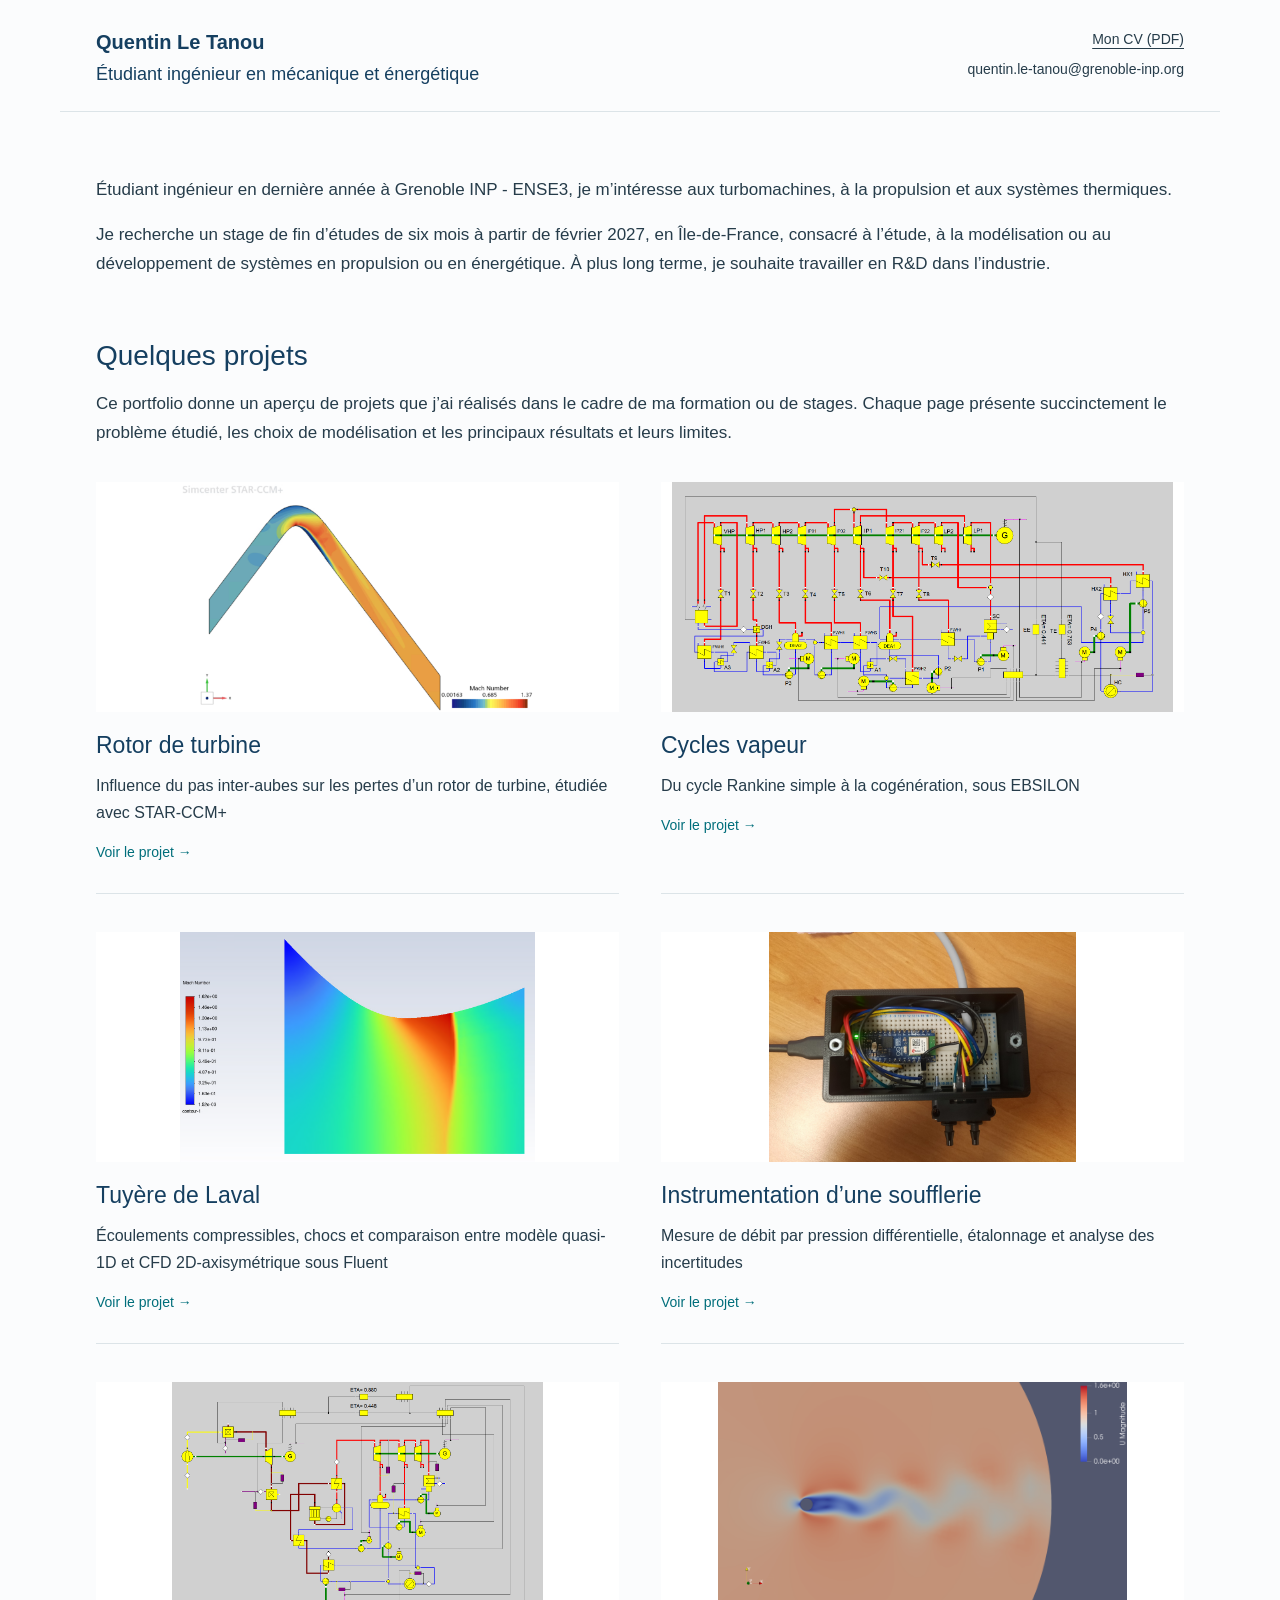
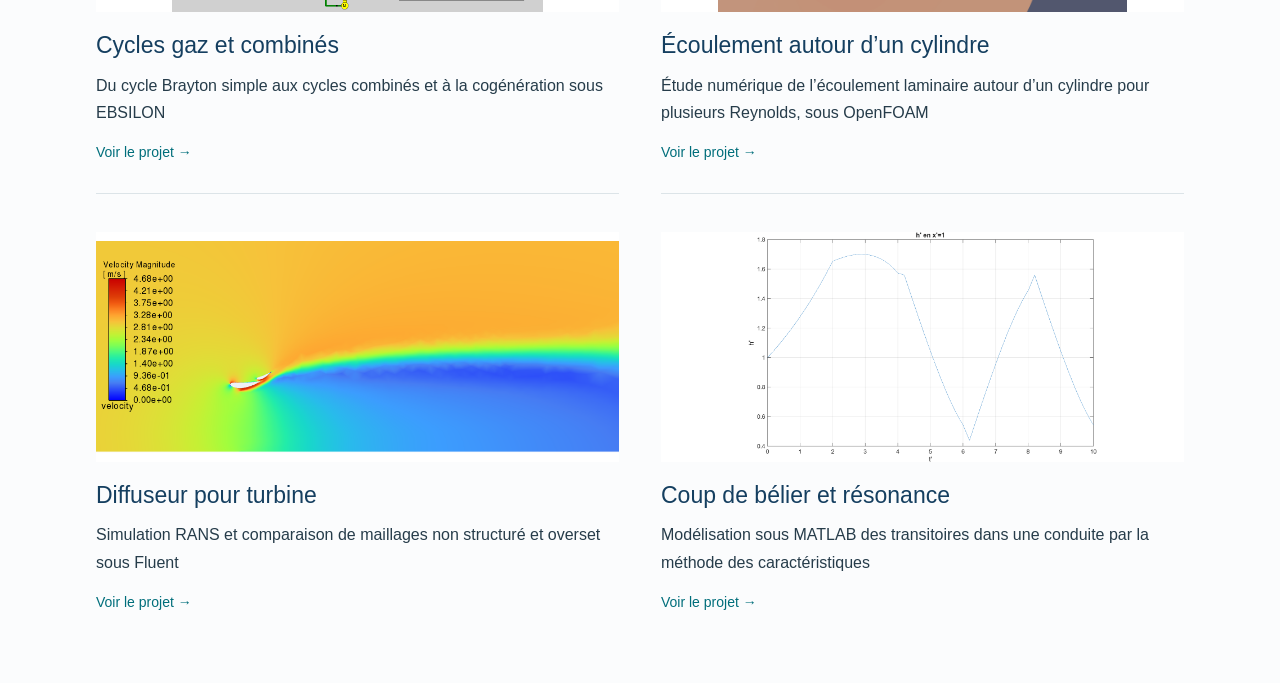
<file: index.html>
<!doctype html>
<html lang="fr">
  <head>
    <meta charset="utf-8">
    <meta name="viewport" content="width=device-width,initial-scale=1">
    <title>Quentin Le Tanou | Mécanique et énergétique</title>
    <meta name="description" content="Portfolio de Quentin Le Tanou : projets en turbomachines, thermique, mécanique des fluides et instrumentation. Recherche de stage de fin d’études en février 2027.">
    <link rel="stylesheet" href="style.css">
  </head>
  <body>
    <header class="top">
      <div class="identity">
        <h1 class="name">Quentin Le Tanou</h1>
        <p class="profile-line">Étudiant ingénieur en mécanique et énergétique</p>
      </div>
      <div class="header-contact">
        <a href="documents/Quentin_Le_Tanou_CV.pdf">Mon CV (PDF)</a>
        <div class="email-row">
          <span class="email-address">quentin.le-tanou@grenoble-inp.org</span>
        </div>
      </div>
    </header>
    <main>
      <!-- SECTION : Présentation -->
      <section class="hero">
        <p>
          Étudiant ingénieur en dernière année à Grenoble INP - ENSE3, je m’intéresse aux
          turbomachines, à la propulsion et aux systèmes thermiques.
        </p>
        <p>
          Je recherche un stage de fin d’études de six mois à partir de février 2027, en
          Île-de-France, consacré à l’étude, à la modélisation ou au développement de systèmes
          en propulsion ou en énergétique. À plus long terme, je souhaite travailler en R&amp;D
          dans l’industrie.
        </p>
      </section>
      <!-- SECTION : Quelques projets -->
      <section id="projets">
        <h2>Quelques projets</h2>
        <p class="section-intro">
          Ce portfolio donne un aperçu de projets que j’ai réalisés dans le cadre de ma formation ou
          de stages. Chaque page présente succinctement le problème étudié, les choix de
          modélisation et les principaux résultats et leurs limites.
        </p>
        <div class="projects">
          <article class="project">
            <a href="projets/turbine/index.html">
              <img src="projets/turbine/assets/contour_mach_ratio06.png" alt="" loading="lazy">
              <h3>Rotor de turbine</h3>
              <p>
                Influence du pas inter-aubes sur les pertes d’un rotor de turbine, étudiée avec
                STAR-CCM+
              </p>
              <span class="read">Voir le projet →</span>
            </a>
          </article>
          <article class="project">
            <a href="projets/rankine/index.html">
              <img src="projets/rankine/assets/Model6.png" alt="" loading="lazy">
              <h3>Cycles vapeur</h3>
              <p>Du cycle Rankine simple à la cogénération, sous EBSILON</p>
              <span class="read">Voir le projet →</span>
            </a>
          </article>
          <article class="project">
            <a href="projets/compressible/index.html">
              <img src="projets/compressible/assets/config3-Mcontour.png" alt="" loading="lazy">
              <h3>Tuyère de Laval</h3>
              <p>
                Écoulements compressibles, chocs et comparaison entre modèle quasi-1D et CFD
                2D-axisymétrique sous Fluent
              </p>
              <span class="read">Voir le projet →</span>
            </a>
          </article>
          <article class="project">
            <a href="projets/legi/index.html">
              <img src="projets/legi/assets/boitier-interieur.jpg" alt="" loading="lazy">
              <h3>Instrumentation d’une soufflerie</h3>
              <p>
                Mesure de débit par pression différentielle, étalonnage et analyse des incertitudes
              </p>
              <span class="read">Voir le projet →</span>
            </a>
          </article>
          <article class="project">
            <a href="projets/brayton/index.html">
              <img src="projets/brayton/assets/cogeneration.png" alt="" loading="lazy">
              <h3>Cycles gaz et combinés</h3>
              <p>Du cycle Brayton simple aux cycles combinés et à la cogénération sous EBSILON</p>
              <span class="read">Voir le projet →</span>
            </a>
          </article>
          <article class="project">
            <a href="projets/openfoam/index.html">
              <img src="projets/openfoam/assets/von_karman.png" alt="" loading="lazy">
              <h3>Écoulement autour d’un cylindre</h3>
              <p>
                Étude numérique de l’écoulement laminaire autour d’un cylindre pour plusieurs
                Reynolds, sous OpenFOAM
              </p>
              <span class="read">Voir le projet →</span>
            </a>
          </article>
          <article class="project">
            <a href="projets/diffuseur/index.html">
              <img src="projets/diffuseur/assets/velocityTurbina.png" alt="" loading="lazy">
              <h3>Diffuseur pour turbine</h3>
              <p>
                Simulation RANS et comparaison de maillages non structuré et overset sous Fluent
              </p>
              <span class="read">Voir le projet →</span>
            </a>
          </article>
          <article class="project">
            <a href="projets/hydraulique/index.html">
              <img src="projets/hydraulique/assets/charge-vanne.png" alt="" loading="lazy">
              <h3>Coup de bélier et résonance</h3>
              <p>
                Modélisation sous MATLAB des transitoires dans une conduite par la méthode des
                caractéristiques
              </p>
              <span class="read">Voir le projet →</span>
            </a>
          </article>
        </div>
      </section>
    </main>
  </body>
</html>
</file>
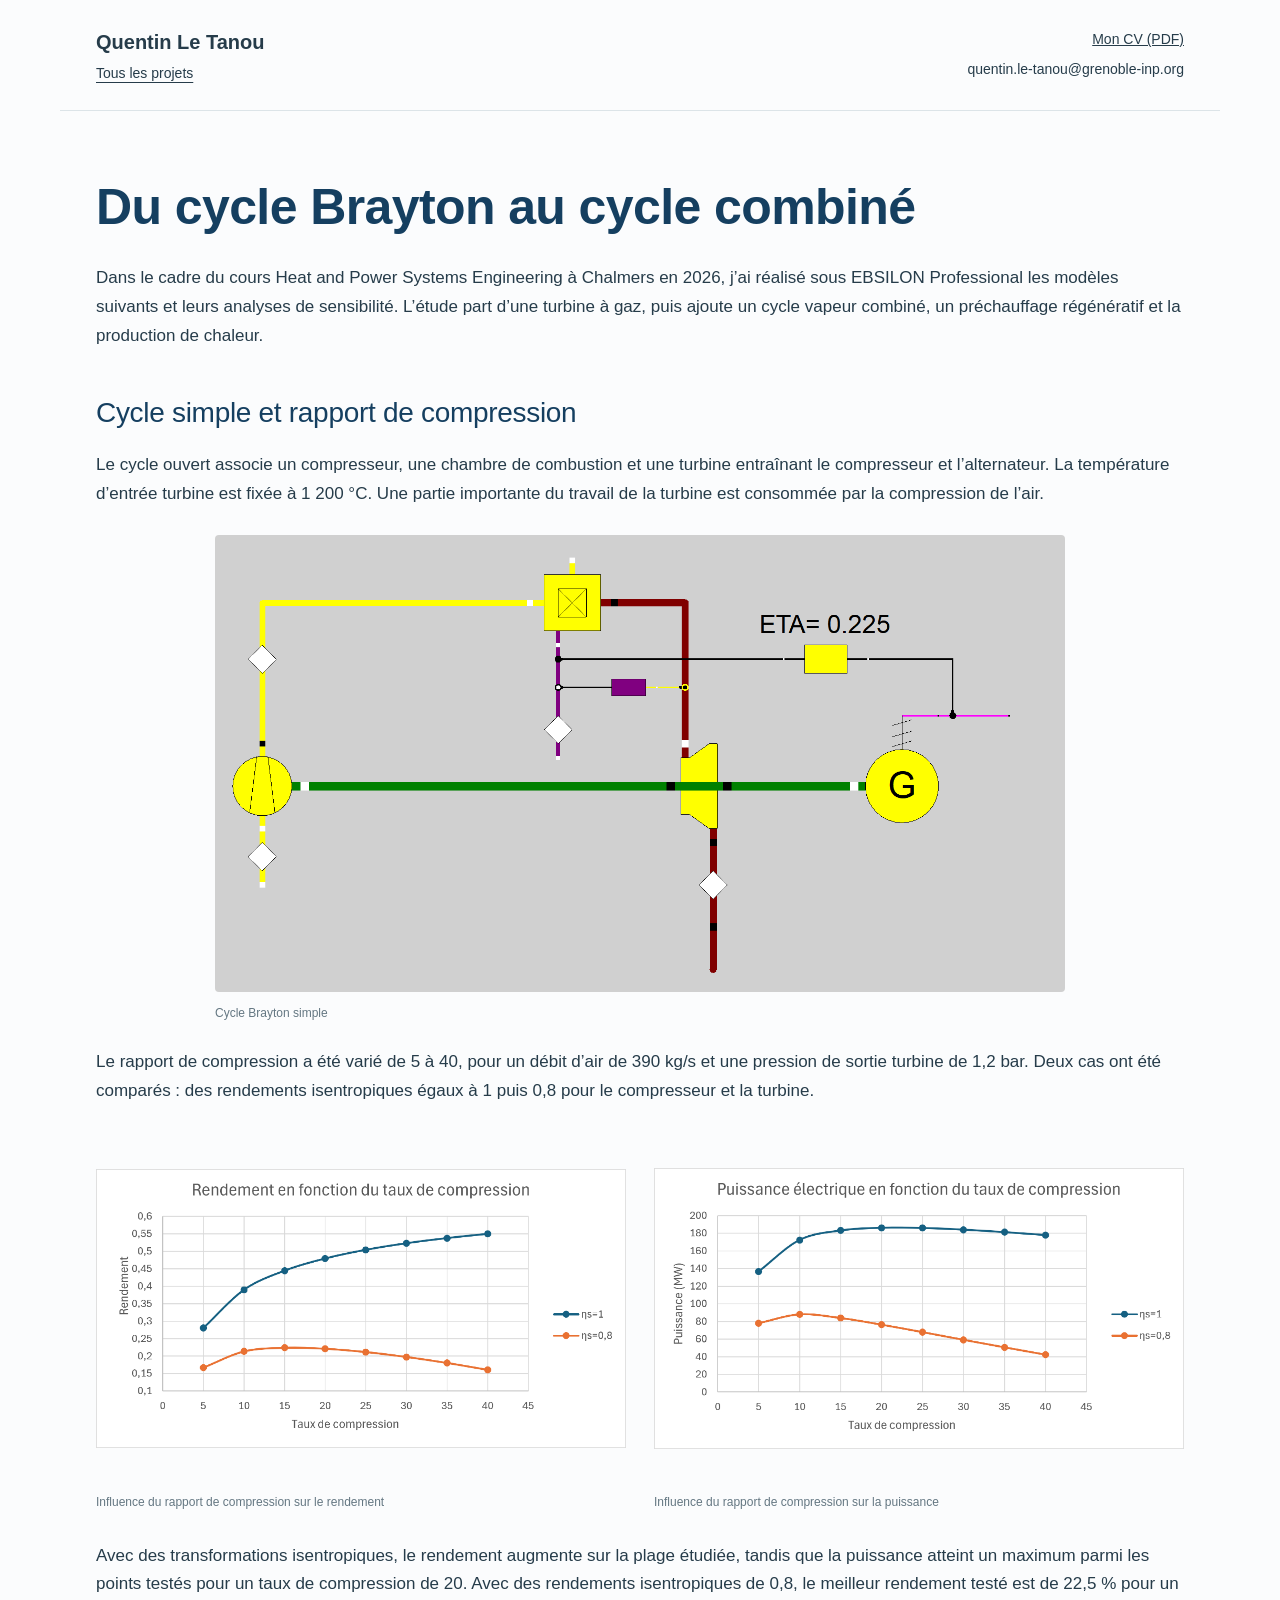
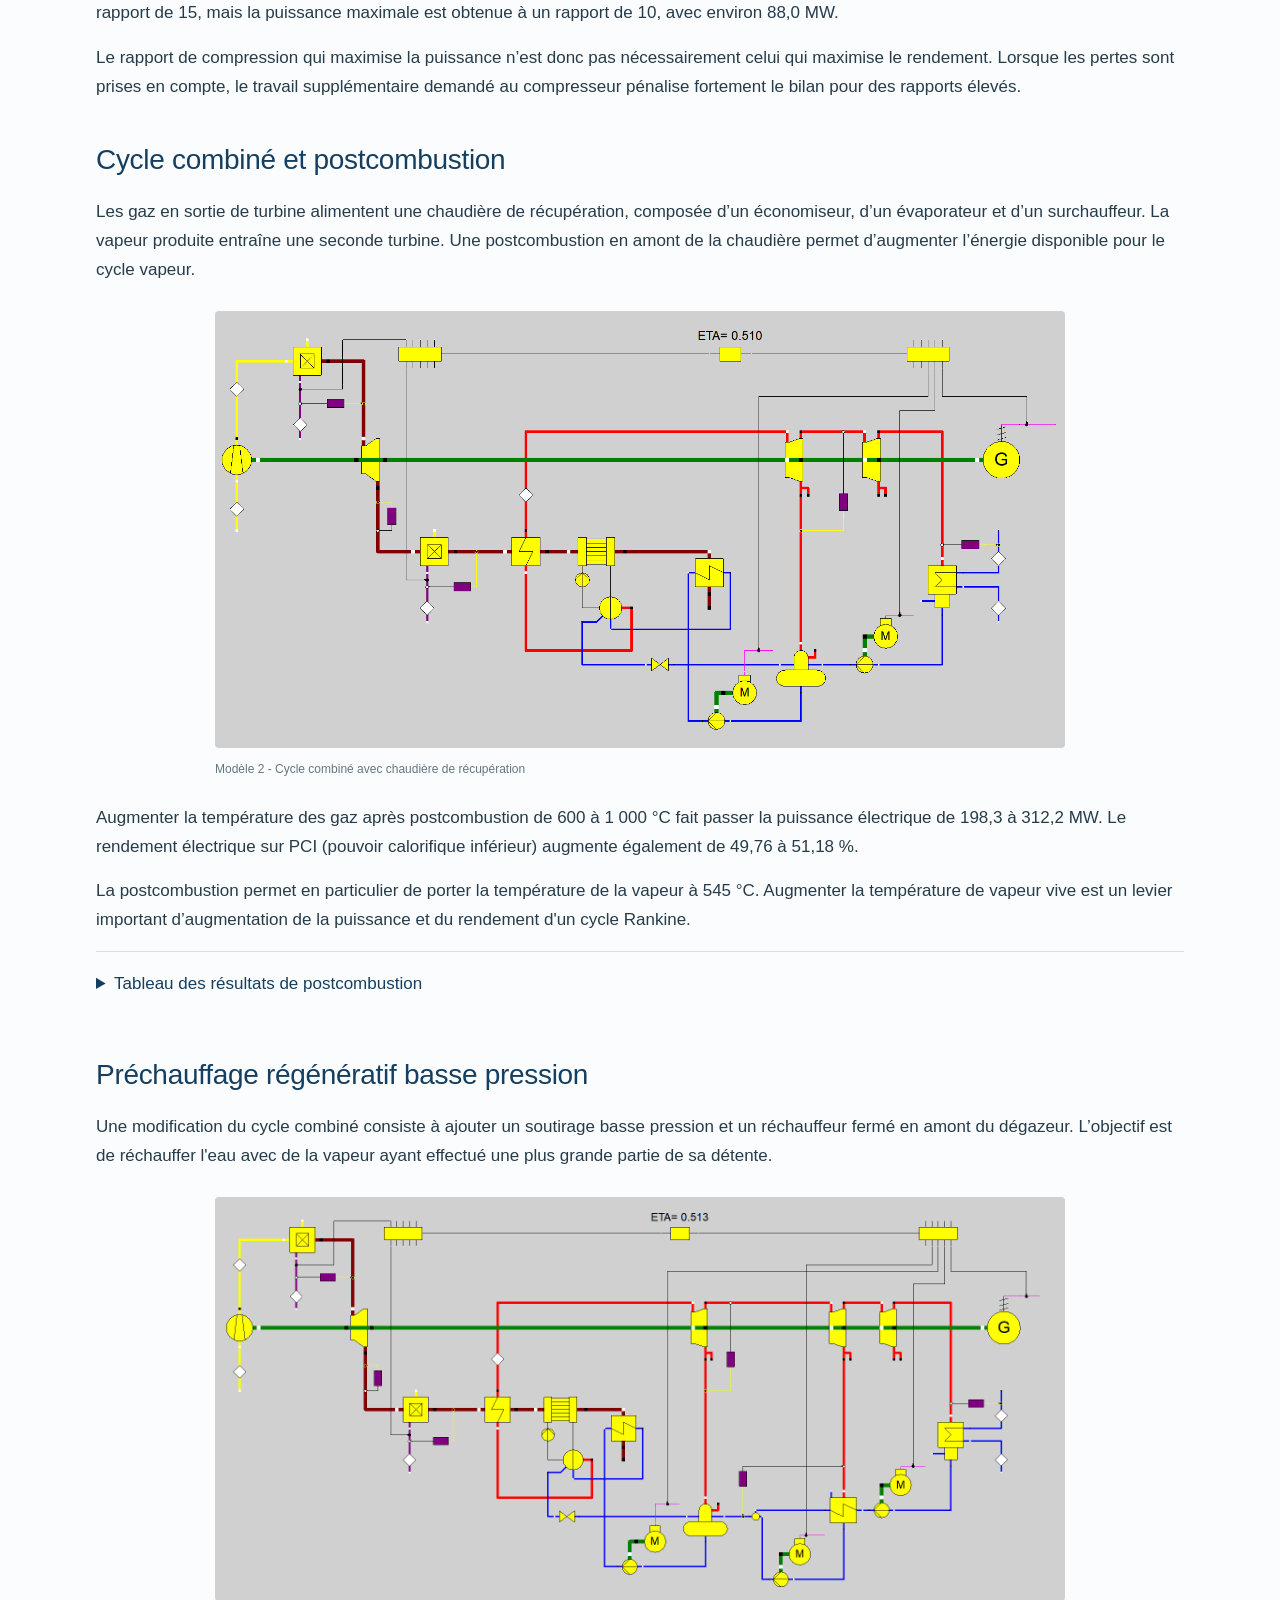
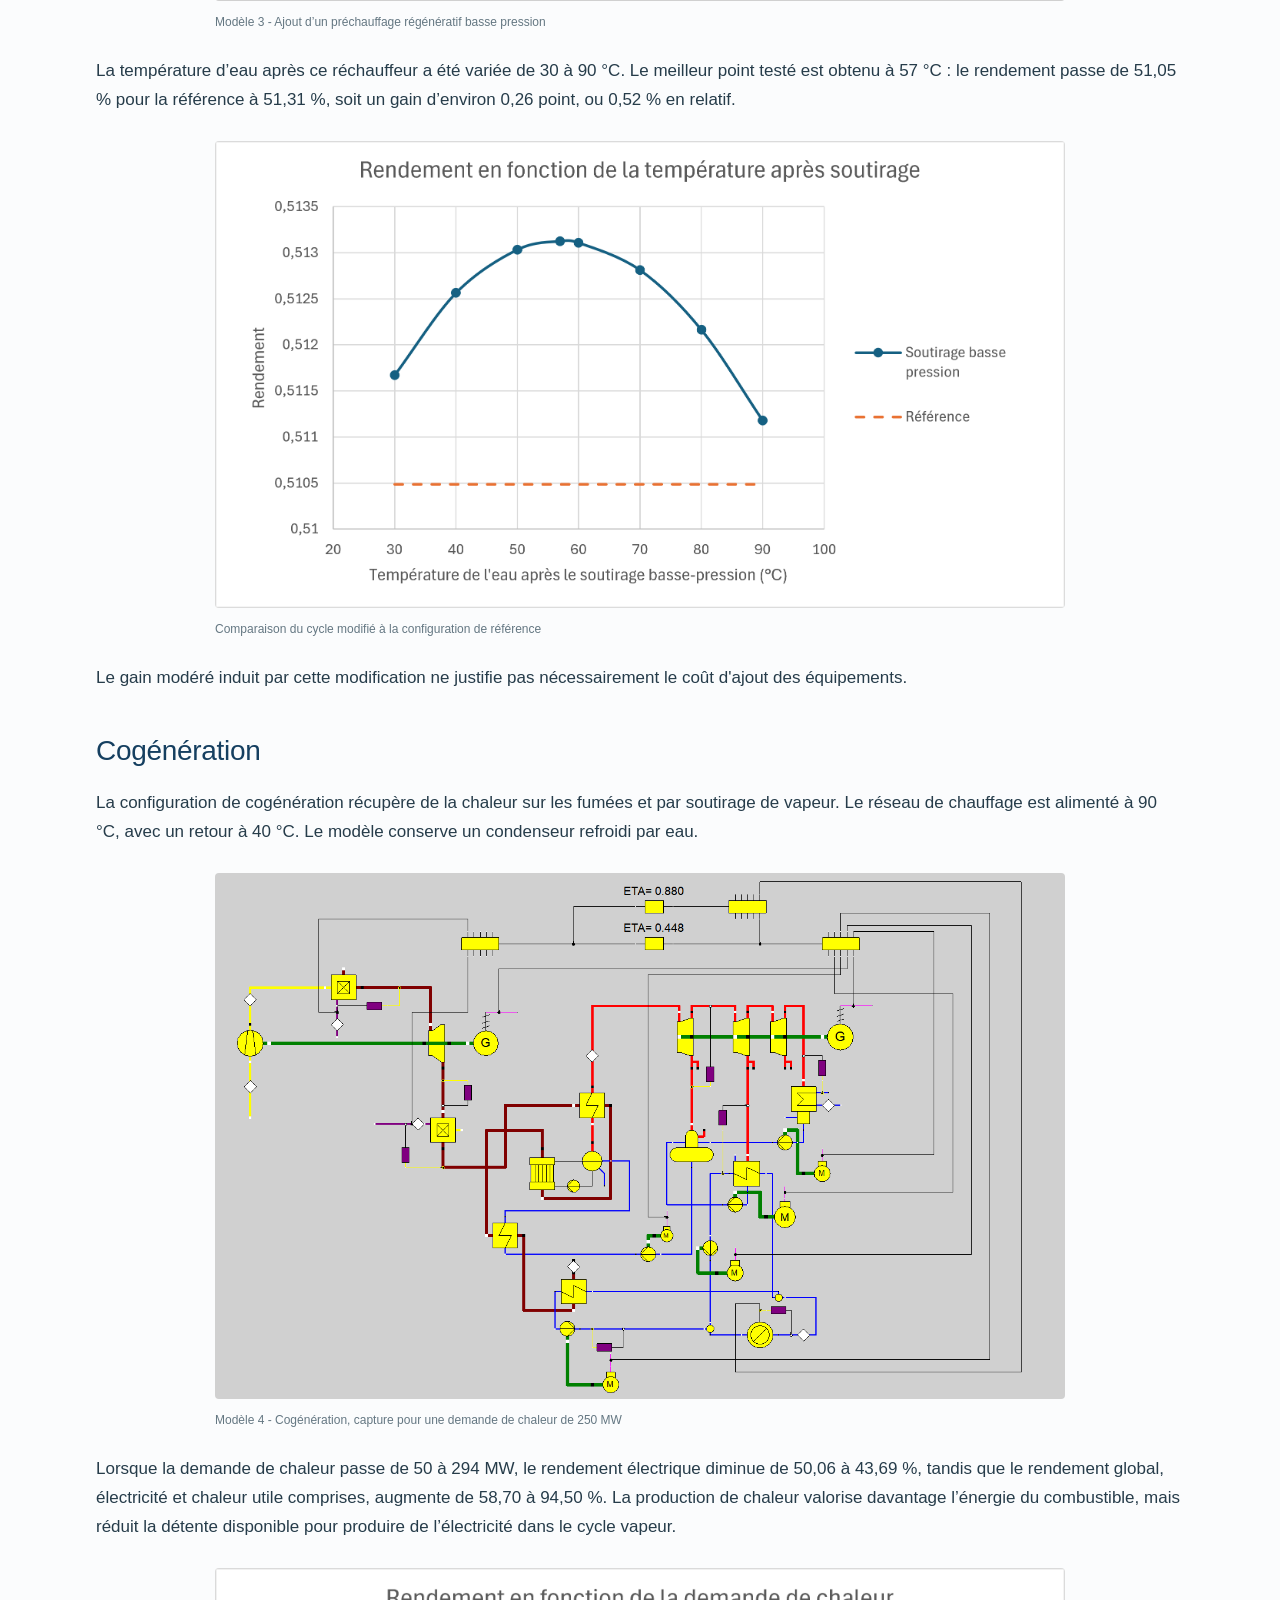
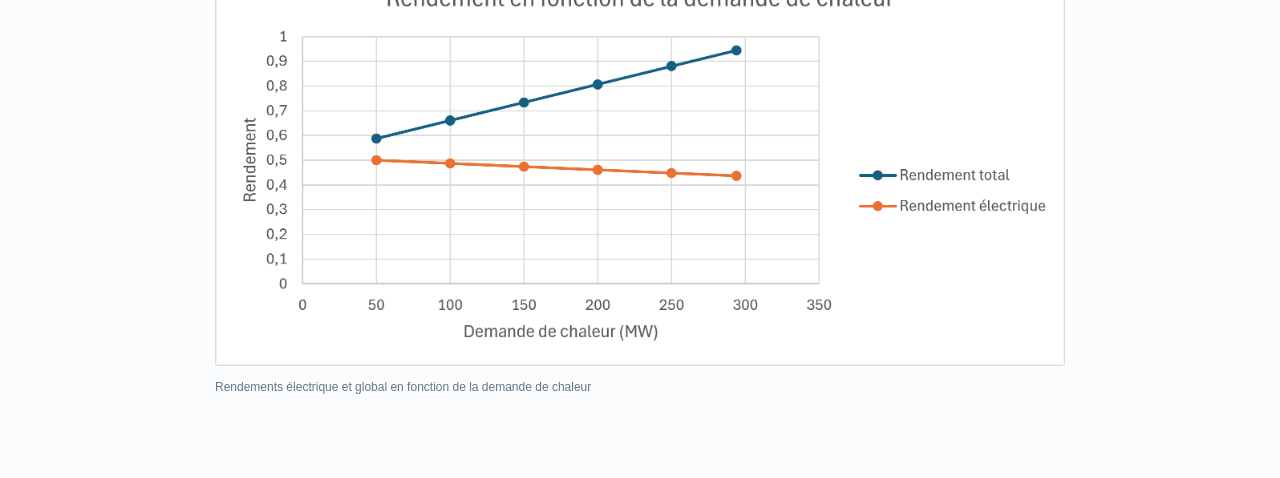
<file: projets/brayton/index.html>
<!doctype html>
<html lang="fr">
  <head>
    <meta charset="utf-8">
    <meta name="viewport" content="width=device-width,initial-scale=1">
    <title>Cycles gaz et combinés | Quentin Le Tanou</title>
    <meta name="description" content="Modélisation sous EBSILON de turbines à gaz, cycles combinés et cogénération.">
    <link rel="stylesheet" href="style.css">
  </head>
  <body>
    <header class="top">
      <div class="identity">
        <a class="name" href="../../index.html">Quentin Le Tanou</a>
        <a class="back-home" href="../../index.html">Tous les projets</a>
      </div>
      <div class="header-contact">
        <a href="../../documents/Quentin_Le_Tanou_CV.pdf">Mon CV (PDF)</a>
        <div class="email-row">
          <span class="email-address">quentin.le-tanou@grenoble-inp.org</span>
        </div>
      </div>
    </header>
    <main>
      <!-- MODIFICATION DU TEXTE : les paragraphes sont dans les balises p. Les titres sont dans h1,
      h2 et h3. -->
      <!-- SECTION : Du cycle Brayton au cycle combiné -->
      <section class="hero">
        <h1>Du cycle Brayton au cycle combiné</h1>
        <div class="intro">
          <p>
            Dans le cadre du cours Heat and Power Systems Engineering à Chalmers en 2026, j’ai
            réalisé sous EBSILON Professional les modèles suivants et leurs analyses de sensibilité.
            L’étude part d’une turbine à gaz, puis ajoute un cycle vapeur combiné, un préchauffage
            régénératif et la production de chaleur.
          </p>
        </div>
      </section>
      <!-- SECTION : Cycle simple et rapport de compression -->
      <section class="project-section">
        <h2>Cycle simple et rapport de compression</h2>
        <p>
          Le cycle ouvert associe un compresseur, une chambre de combustion et une turbine
          entraînant le compresseur et l’alternateur. La température d’entrée turbine est fixée à 1
          200 °C. Une partie importante du travail de la turbine est consommée par la compression de
          l’air.
        </p>
        <!-- IMAGE : modifier src et data-image ensemble pour changer le visuel -->
        <figure>
          <button class="zoom" data-image="assets/simple.png" aria-label="Agrandir : Modèle de turbine à gaz sous EBSILON">
            <img src="assets/simple.png" alt="Modèle de turbine à gaz sous EBSILON" loading="lazy">
          </button>
          <figcaption>Cycle Brayton simple</figcaption>
        </figure>
        <p>
          Le rapport de compression a été varié de 5 à 40, pour un débit d’air de 390 kg/s et une
          pression de sortie turbine de 1,2 bar. Deux cas ont été comparés : des rendements
          isentropiques égaux à 1 puis 0,8 pour le compresseur et la turbine.
        </p>
        <div class="pair">
          <!-- IMAGE : modifier src et data-image ensemble pour changer le visuel -->
          <figure>
            <button class="zoom" data-image="assets/graphe-1.png" aria-label="Agrandir : Rendement électrique pour deux rendements isentropiques">
              <img src="assets/graphe-1.png" alt="Rendement électrique pour deux rendements isentropiques" loading="lazy">
            </button>
            <figcaption>Influence du rapport de compression sur le rendement</figcaption>
          </figure>
          <!-- IMAGE : modifier src et data-image ensemble pour changer le visuel -->
          <figure>
            <button class="zoom" data-image="assets/graphe-2.png" aria-label="Agrandir : Puissance électrique pour deux rendements isentropiques">
              <img src="assets/graphe-2.png" alt="Puissance électrique pour deux rendements isentropiques" loading="lazy">
            </button>
            <figcaption>Influence du rapport de compression sur la puissance</figcaption>
          </figure>
        </div>
        <p>
          Avec des transformations isentropiques, le rendement augmente sur la plage étudiée, tandis
          que la puissance atteint un maximum parmi les points testés pour un taux de compression de
          20. Avec des rendements isentropiques de 0,8, le meilleur rendement testé est de 22,5 %
          pour un rapport de 15, mais la puissance maximale est obtenue à un rapport de 10, avec
          environ 88,0 MW.
        </p>
        <p>
          Le rapport de compression qui maximise la puissance n’est donc pas nécessairement celui
          qui maximise le rendement. Lorsque les pertes sont prises en compte, le travail
          supplémentaire demandé au compresseur pénalise fortement le bilan pour des rapports
          élevés.
        </p>
      </section>
      <!-- SECTION : Cycle combiné et postcombustion -->
      <section class="project-section">
        <h2>Cycle combiné et postcombustion</h2>
        <p>
          Les gaz en sortie de turbine alimentent une chaudière de récupération, composée d’un
          économiseur, d’un évaporateur et d’un surchauffeur. La vapeur produite entraîne une
          seconde turbine. Une postcombustion en amont de la chaudière permet d’augmenter l’énergie
          disponible pour le cycle vapeur.
        </p>
        <!-- IMAGE : modifier src et data-image ensemble pour changer le visuel -->
        <figure>
          <button class="zoom" data-image="assets/combine.png" aria-label="Agrandir : Cycle combiné gaz vapeur avec postcombustion">
            <img src="assets/combine.png" alt="Cycle combiné gaz vapeur avec postcombustion" loading="lazy">
          </button>
          <figcaption>Modèle 2 - Cycle combiné avec chaudière de récupération</figcaption>
        </figure>
        <p>
          Augmenter la température des gaz après postcombustion de 600 à 1 000 °C fait passer la
          puissance électrique de 198,3 à 312,2 MW. Le rendement électrique sur PCI (pouvoir
          calorifique inférieur) augmente également de 49,76 à 51,18 %.
        </p>
        <p>
          La postcombustion permet en particulier de porter la température de la vapeur à 545 °C.
          Augmenter la température de vapeur vive est un levier important d’augmentation de la
          puissance et du rendement d'un cycle Rankine.
        </p>
        <details>
          <summary>Tableau des résultats de postcombustion</summary>
          <div class="table-wrap">
            <table>
              <thead>
                <tr>
                  <th>Température (°C)</th>
                  <th>Puissance (MW)</th>
                  <th>Rendement PCI (%)</th>
                </tr>
              </thead>
              <tbody>
                <tr>
                  <td>600</td>
                  <td>198.3</td>
                  <td>49.76</td>
                </tr>
                <tr>
                  <td>700</td>
                  <td>225.3</td>
                  <td>50.22</td>
                </tr>
                <tr>
                  <td>800</td>
                  <td>253.3</td>
                  <td>50.59</td>
                </tr>
                <tr>
                  <td>900</td>
                  <td>282.2</td>
                  <td>50.91</td>
                </tr>
                <tr>
                  <td>1000</td>
                  <td>312.2</td>
                  <td>51.18</td>
                </tr>
              </tbody>
            </table>
          </div>
        </details>
      </section>
      <!-- SECTION : Préchauffage régénératif basse pression -->
      <section class="project-section">
        <h2>Préchauffage régénératif basse pression</h2>
        <p>
          Une modification du cycle combiné consiste à ajouter un soutirage basse pression et un
          réchauffeur fermé en amont du dégazeur. L’objectif est de réchauffer l'eau avec de la
          vapeur ayant effectué une plus grande partie de sa détente.
        </p>
        <!-- IMAGE : modifier src et data-image ensemble pour changer le visuel -->
        <figure>
          <button class="zoom" data-image="assets/modifie.png" aria-label="Agrandir : Cycle combiné avec réchauffeur basse pression supplémentaire">
            <img src="assets/modifie.png" alt="Cycle combiné avec réchauffeur basse pression supplémentaire" loading="lazy">
          </button>
          <figcaption>Modèle 3 - Ajout d’un préchauffage régénératif basse pression</figcaption>
        </figure>
        <p>
          La température d’eau après ce réchauffeur a été variée de 30 à 90 °C. Le meilleur point
          testé est obtenu à 57 °C : le rendement passe de 51,05 % pour la référence à 51,31 %, soit
          un gain d’environ 0,26 point, ou 0,52 % en relatif.
        </p>
        <!-- IMAGE : modifier src et data-image ensemble pour changer le visuel -->
        <figure>
          <button class="zoom" data-image="assets/graphe-3.png" aria-label="Agrandir : Rendement électrique en fonction de la température de préchauffage">
            <img src="assets/graphe-3.png" alt="Rendement électrique en fonction de la température de préchauffage" loading="lazy">
          </button>
          <figcaption>Comparaison du cycle modifié à la configuration de référence</figcaption>
        </figure>
        <p>
          Le gain modéré induit par cette modification ne justifie pas nécessairement le coût
          d'ajout des équipements.
        </p>
      </section>
      <!-- SECTION : Cogénération -->
      <section class="project-section">
        <h2>Cogénération</h2>
        <p>
          La configuration de cogénération récupère de la chaleur sur les fumées et par soutirage de
          vapeur. Le réseau de chauffage est alimenté à 90 °C, avec un retour à 40 °C. Le modèle
          conserve un condenseur refroidi par eau.
        </p>
        <!-- IMAGE : modifier src et data-image ensemble pour changer le visuel -->
        <figure>
          <button class="zoom" data-image="assets/cogeneration.png" aria-label="Agrandir : Cycle combiné avec réseau de chaleur">
            <img src="assets/cogeneration.png" alt="Cycle combiné avec réseau de chaleur" loading="lazy">
          </button>
          <figcaption>
            Modèle 4 - Cogénération, capture pour une demande de chaleur de 250 MW
          </figcaption>
        </figure>
        <p>
          Lorsque la demande de chaleur passe de 50 à 294 MW, le rendement électrique diminue de
          50,06 à 43,69 %, tandis que le rendement global, électricité et chaleur utile comprises,
          augmente de 58,70 à 94,50 %. La production de chaleur valorise davantage l’énergie du
          combustible, mais réduit la détente disponible pour produire de l’électricité dans le
          cycle vapeur.
        </p>
        <!-- IMAGE : modifier src et data-image ensemble pour changer le visuel -->
        <figure>
          <button class="zoom" data-image="assets/graphe-4.png" aria-label="Agrandir : Rendements électrique et global en fonction de la demande de chaleur">
            <img src="assets/graphe-4.png" alt="Rendements électrique et global en fonction de la demande de chaleur" loading="lazy">
          </button>
          <figcaption>
            Rendements électrique et global en fonction de la demande de chaleur
          </figcaption>
        </figure>
      </section>
    </main>
    <dialog id="lightbox">
      <button id="close" aria-label="Fermer l’image">
        Fermer ×
      </button>
      <img alt="">
    </dialog>
    <script src="script.js">
    </script>
  </body>
</html>
</file>
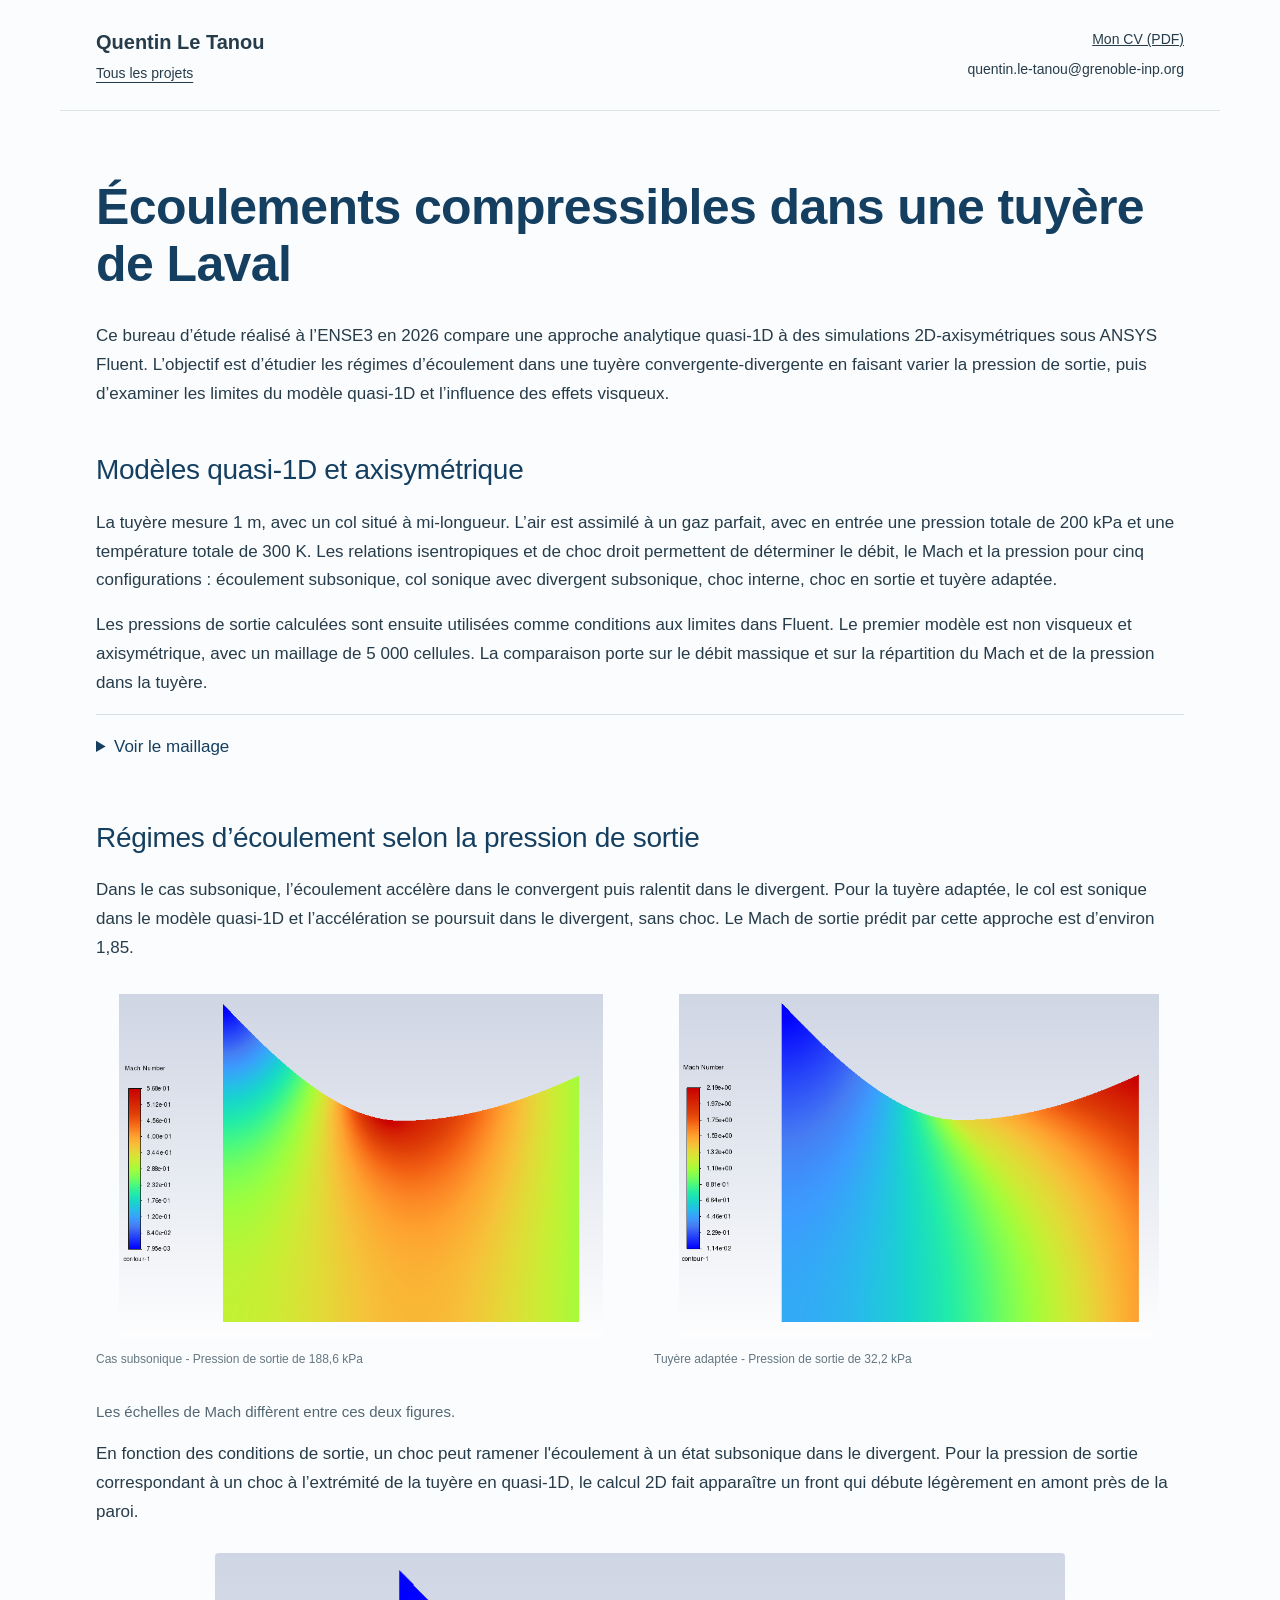
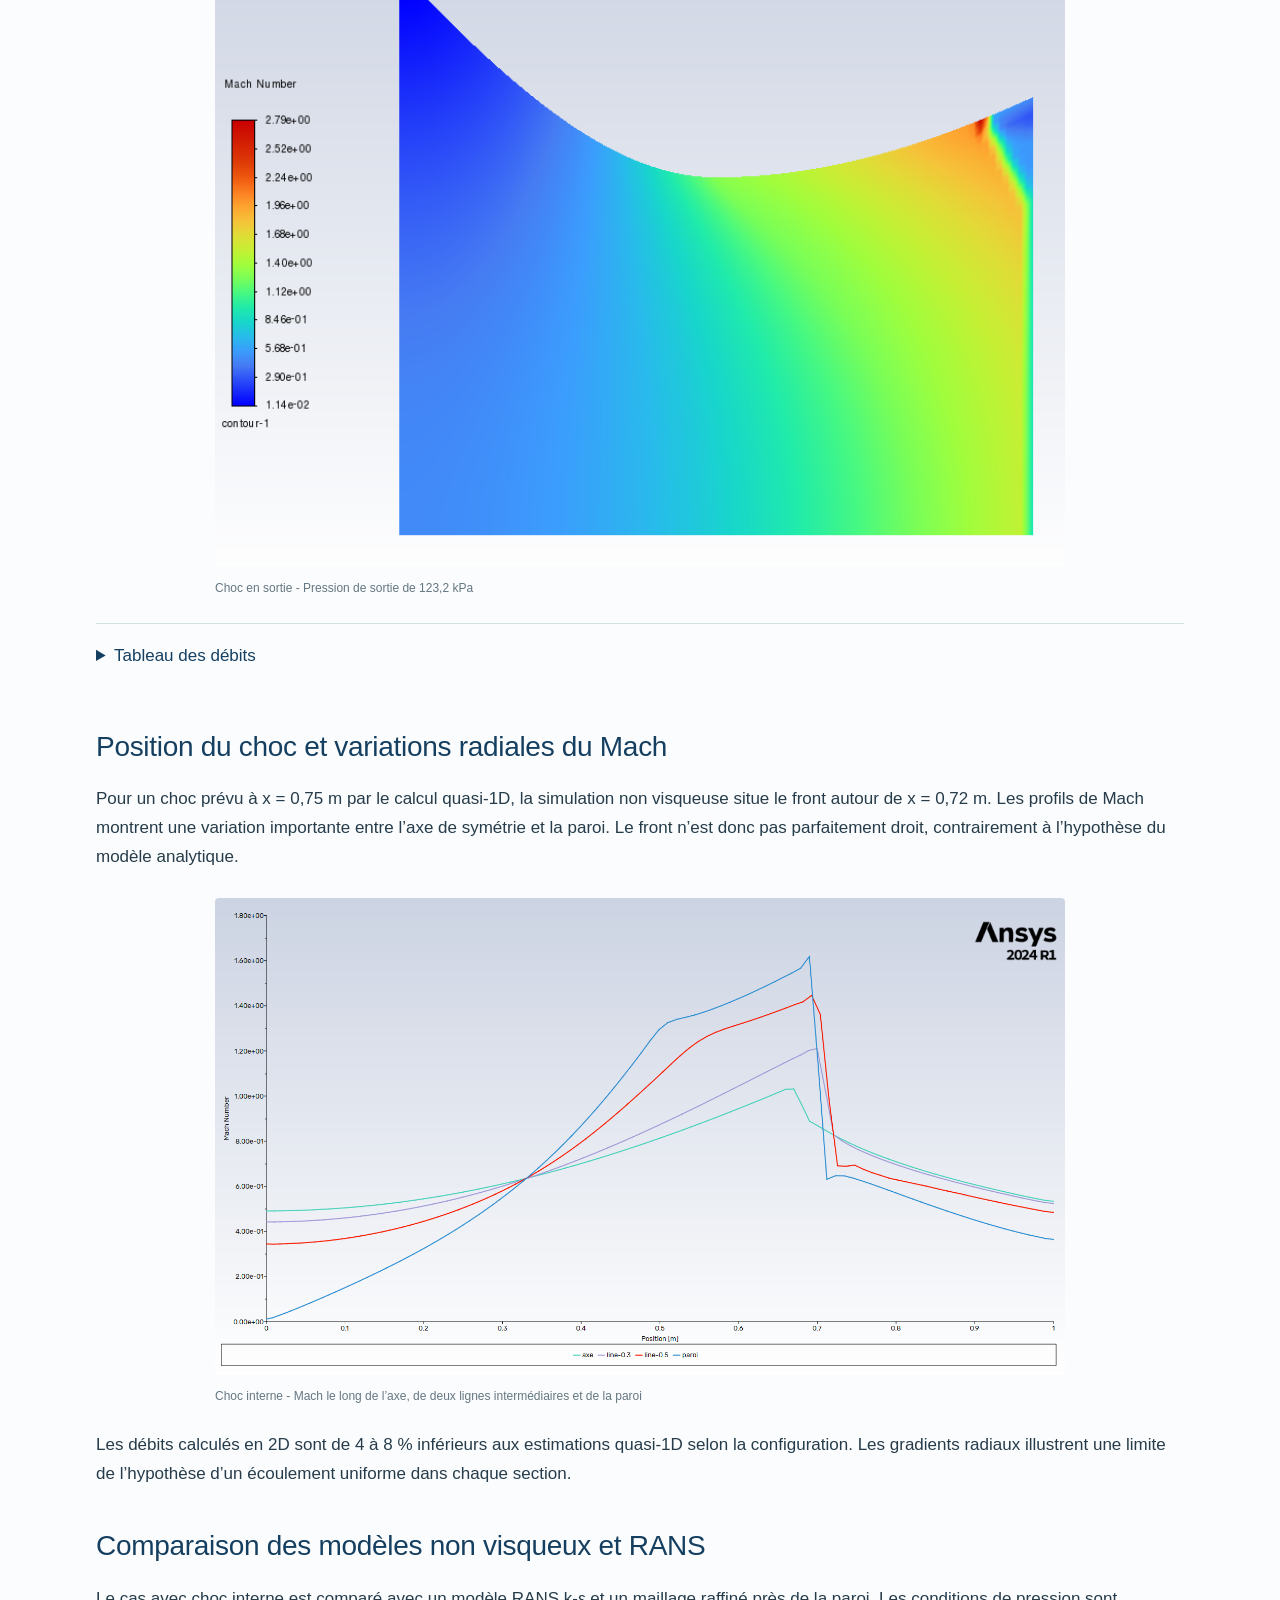
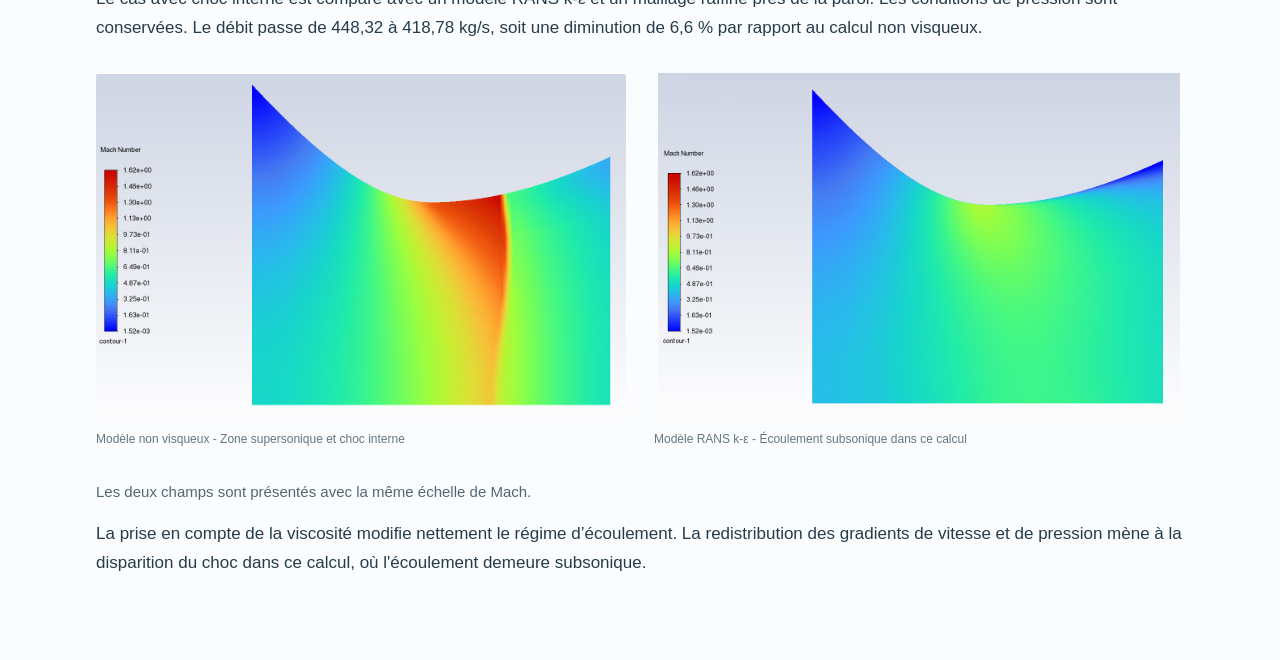
<file: projets/compressible/index.html>
<!doctype html>
<html lang="fr">
  <head>
    <meta charset="utf-8">
    <meta name="viewport" content="width=device-width,initial-scale=1">
    <title>Écoulements compressibles dans une tuyère de Laval | Quentin Le Tanou</title>
    <meta name="description" content="Étude d’une tuyère de Laval : comparaison quasi-1D et CFD sous ANSYS Fluent, régimes supersoniques, ondes de choc et effets visqueux.">
    <link rel="stylesheet" href="style.css">
  </head>
  <body>
    <header class="top">
      <div class="identity">
        <a class="name" href="../../index.html">Quentin Le Tanou</a>
        <a class="back-home" href="../../index.html">Tous les projets</a>
      </div>
      <div class="header-contact">
        <a href="../../documents/Quentin_Le_Tanou_CV.pdf">Mon CV (PDF)</a>
        <div class="email-row">
          <span class="email-address">quentin.le-tanou@grenoble-inp.org</span>
        </div>
      </div>
    </header>
    <main>
      <!-- MODIFICATION DU TEXTE : les paragraphes sont dans les balises p. Les titres sont dans h1,
      h2 et h3. -->
      <!-- SECTION : Écoulements compressibles dans une tuyère de Laval -->
      <section class="hero">
        <h1>Écoulements compressibles dans une tuyère de Laval</h1>
        <div class="intro">
          <p>
            Ce bureau d’étude réalisé à l’ENSE3 en 2026 compare une approche analytique quasi-1D à
            des simulations 2D-axisymétriques sous ANSYS Fluent. L’objectif est d’étudier les
            régimes d’écoulement dans une tuyère convergente-divergente en faisant varier la
            pression de sortie, puis d’examiner les limites du modèle quasi-1D et l’influence des
            effets visqueux.
          </p>
        </div>
      </section>
      <!-- SECTION : Modèles quasi-1D et axisymétrique -->
      <section class="project-section">
        <h2>Modèles quasi-1D et axisymétrique</h2>
        <p>
          La tuyère mesure 1 m, avec un col situé à mi-longueur. L’air est assimilé à un gaz
          parfait, avec en entrée une pression totale de 200 kPa et une température totale de 300 K.
          Les relations isentropiques et de choc droit permettent de déterminer le débit, le Mach et
          la pression pour cinq configurations : écoulement subsonique, col sonique avec divergent
          subsonique, choc interne, choc en sortie et tuyère adaptée.
        </p>
        <p>
          Les pressions de sortie calculées sont ensuite utilisées comme conditions aux limites dans
          Fluent. Le premier modèle est non visqueux et axisymétrique, avec un maillage de 5 000
          cellules. La comparaison porte sur le débit massique et sur la répartition du Mach et de
          la pression dans la tuyère.
        </p>
        <details>
          <summary>Voir le maillage</summary>
          <!-- IMAGE : modifier src et data-image ensemble pour changer le visuel -->
          <figure>
            <button class="zoom" data-image="assets/maillage.png" aria-label="Agrandir : Maillage du domaine axisymétrique">
              <img src="assets/maillage.png" alt="Maillage du domaine axisymétrique" loading="lazy">
            </button>
            <figcaption>Maillage du domaine axisymétrique</figcaption>
          </figure>
        </details>
      </section>
      <!-- SECTION : Régimes d’écoulement selon la pression de sortie -->
      <section class="project-section">
        <h2>Régimes d’écoulement selon la pression de sortie</h2>
        <p>
          Dans le cas subsonique, l’écoulement accélère dans le convergent puis ralentit dans le
          divergent. Pour la tuyère adaptée, le col est sonique dans le modèle quasi-1D et
          l’accélération se poursuit dans le divergent, sans choc. Le Mach de sortie prédit par
          cette approche est d’environ 1,85.
        </p>
        <div class="pair">
          <!-- IMAGE : modifier src et data-image ensemble pour changer le visuel -->
          <figure>
            <button class="zoom" data-image="assets/config1-Mcontour.png" aria-label="Agrandir : Nombre de Mach pour le cas subsonique">
              <img src="assets/config1-Mcontour.png" alt="Nombre de Mach pour le cas subsonique" loading="lazy">
            </button>
            <figcaption>Cas subsonique - Pression de sortie de 188,6 kPa</figcaption>
          </figure>
          <!-- IMAGE : modifier src et data-image ensemble pour changer le visuel -->
          <figure>
            <button class="zoom" data-image="assets/config5-Mcontour.png" aria-label="Agrandir : Nombre de Mach pour la tuyère adaptée">
              <img src="assets/config5-Mcontour.png" alt="Nombre de Mach pour la tuyère adaptée" loading="lazy">
            </button>
            <figcaption>Tuyère adaptée - Pression de sortie de 32,2 kPa</figcaption>
          </figure>
        </div>
        <p class="technical">Les échelles de Mach diffèrent entre ces deux figures.</p>
        <p>
          En fonction des conditions de sortie, un choc peut ramener l'écoulement à un état
          subsonique dans le divergent. Pour la pression de sortie correspondant à un choc à
          l’extrémité de la tuyère en quasi-1D, le calcul 2D fait apparaître un front qui débute
          légèrement en amont près de la paroi.
        </p>
        <!-- IMAGE : modifier src et data-image ensemble pour changer le visuel -->
        <figure>
          <button class="zoom" data-image="assets/config4-Mcontour.png" aria-label="Agrandir : Nombre de Mach avec choc près de la sortie">
            <img src="assets/config4-Mcontour.png" alt="Nombre de Mach avec choc près de la sortie" loading="lazy">
          </button>
          <figcaption>Choc en sortie - Pression de sortie de 123,2 kPa</figcaption>
        </figure>
        <details>
          <summary>Tableau des débits</summary>
          <div class="table-wrap">
            <table>
              <thead>
                <tr>
                  <th scope="col">Configuration visée en quasi-1D</th>
                  <th scope="col">Quasi-1D (kg/s)</th>
                  <th scope="col">CFD non visqueuse (kg/s)</th>
                  <th scope="col">Écart absolu (%)</th>
                </tr>
              </thead>
              <tbody>
                <tr>
                  <td>Mach 0,5 au col</td>
                  <td>348,3</td>
                  <td>320,4</td>
                  <td>8,0 %</td>
                </tr>
                <tr>
                  <td>Col sonique, divergent subsonique</td>
                  <td>466,7</td>
                  <td>443,02</td>
                  <td>5,1 %</td>
                </tr>
                <tr>
                  <td>Choc interne</td>
                  <td>466,7</td>
                  <td>448,32</td>
                  <td>3,9 %</td>
                </tr>
                <tr>
                  <td>Choc en sortie</td>
                  <td>466,7</td>
                  <td>448,32</td>
                  <td>3,9 %</td>
                </tr>
                <tr>
                  <td>Tuyère adaptée</td>
                  <td>466,7</td>
                  <td>448,32</td>
                  <td>3,9 %</td>
                </tr>
              </tbody>
            </table>
          </div>
        </details>
      </section>
      <!-- SECTION : Position du choc et variations radiales du Mach -->
      <section class="project-section">
        <h2>Position du choc et variations radiales du Mach</h2>
        <p>
          Pour un choc prévu à x = 0,75 m par le calcul quasi-1D, la simulation non visqueuse situe
          le front autour de x = 0,72 m. Les profils de Mach montrent une variation importante entre
          l’axe de symétrie et la paroi. Le front n’est donc pas parfaitement droit, contrairement à
          l’hypothèse du modèle analytique.
        </p>
        <!-- IMAGE : modifier src et data-image ensemble pour changer le visuel -->
        <figure>
          <button class="zoom" data-image="assets/config3-mach.png" aria-label="Agrandir : Profils longitudinaux du Mach à différentes distances de l’axe">
            <img src="assets/config3-mach.png" alt="Profils longitudinaux du Mach à différentes distances de l’axe" loading="lazy">
          </button>
          <figcaption>
            Choc interne - Mach le long de l’axe, de deux lignes intermédiaires et de la paroi
          </figcaption>
        </figure>
        <p>
          Les débits calculés en 2D sont de 4 à 8 % inférieurs aux estimations quasi-1D selon la
          configuration. Les gradients radiaux illustrent une limite de l’hypothèse d’un écoulement
          uniforme dans chaque section.
        </p>
      </section>
      <!-- SECTION : Comparaison des modèles non visqueux et RANS -->
      <section class="project-section">
        <h2>Comparaison des modèles non visqueux et RANS</h2>
        <p>
          Le cas avec choc interne est comparé avec un modèle RANS k-ε et un maillage raffiné près
          de la paroi. Les conditions de pression sont conservées. Le débit passe de 448,32 à 418,78
          kg/s, soit une diminution de 6,6 % par rapport au calcul non visqueux.
        </p>
        <div class="pair">
          <!-- IMAGE : modifier src et data-image ensemble pour changer le visuel -->
          <figure>
            <button class="zoom" data-image="assets/config3-Mcontour.png" aria-label="Agrandir : Champ de Mach du calcul non visqueux avec choc interne">
              <img src="assets/config3-Mcontour.png" alt="Champ de Mach du calcul non visqueux avec choc interne" loading="lazy">
            </button>
            <figcaption>Modèle non visqueux - Zone supersonique et choc interne</figcaption>
          </figure>
          <!-- IMAGE : modifier src et data-image ensemble pour changer le visuel -->
          <figure>
            <button class="zoom" data-image="assets/config3o1-Mcontour.png" aria-label="Agrandir : Champ de Mach du calcul avec modèle RANS k epsilon">
              <img src="assets/config3o1-Mcontour.png" alt="Champ de Mach du calcul avec modèle RANS k epsilon" loading="lazy">
            </button>
            <figcaption>Modèle RANS k-ε - Écoulement subsonique dans ce calcul</figcaption>
          </figure>
        </div>
        <p class="technical">Les deux champs sont présentés avec la même échelle de Mach.</p>
        <p>
          La prise en compte de la viscosité modifie nettement le régime d’écoulement. La
          redistribution des gradients de vitesse et de pression mène à la disparition du choc dans
          ce calcul, où l'écoulement demeure subsonique.
        </p>
      </section>
    </main>
    <dialog id="lightbox">
      <button id="close" aria-label="Fermer l’image">
        Fermer ×
      </button>
      <img alt="">
    </dialog>
    <script src="script.js">
    </script>
  </body>
</html>
</file>
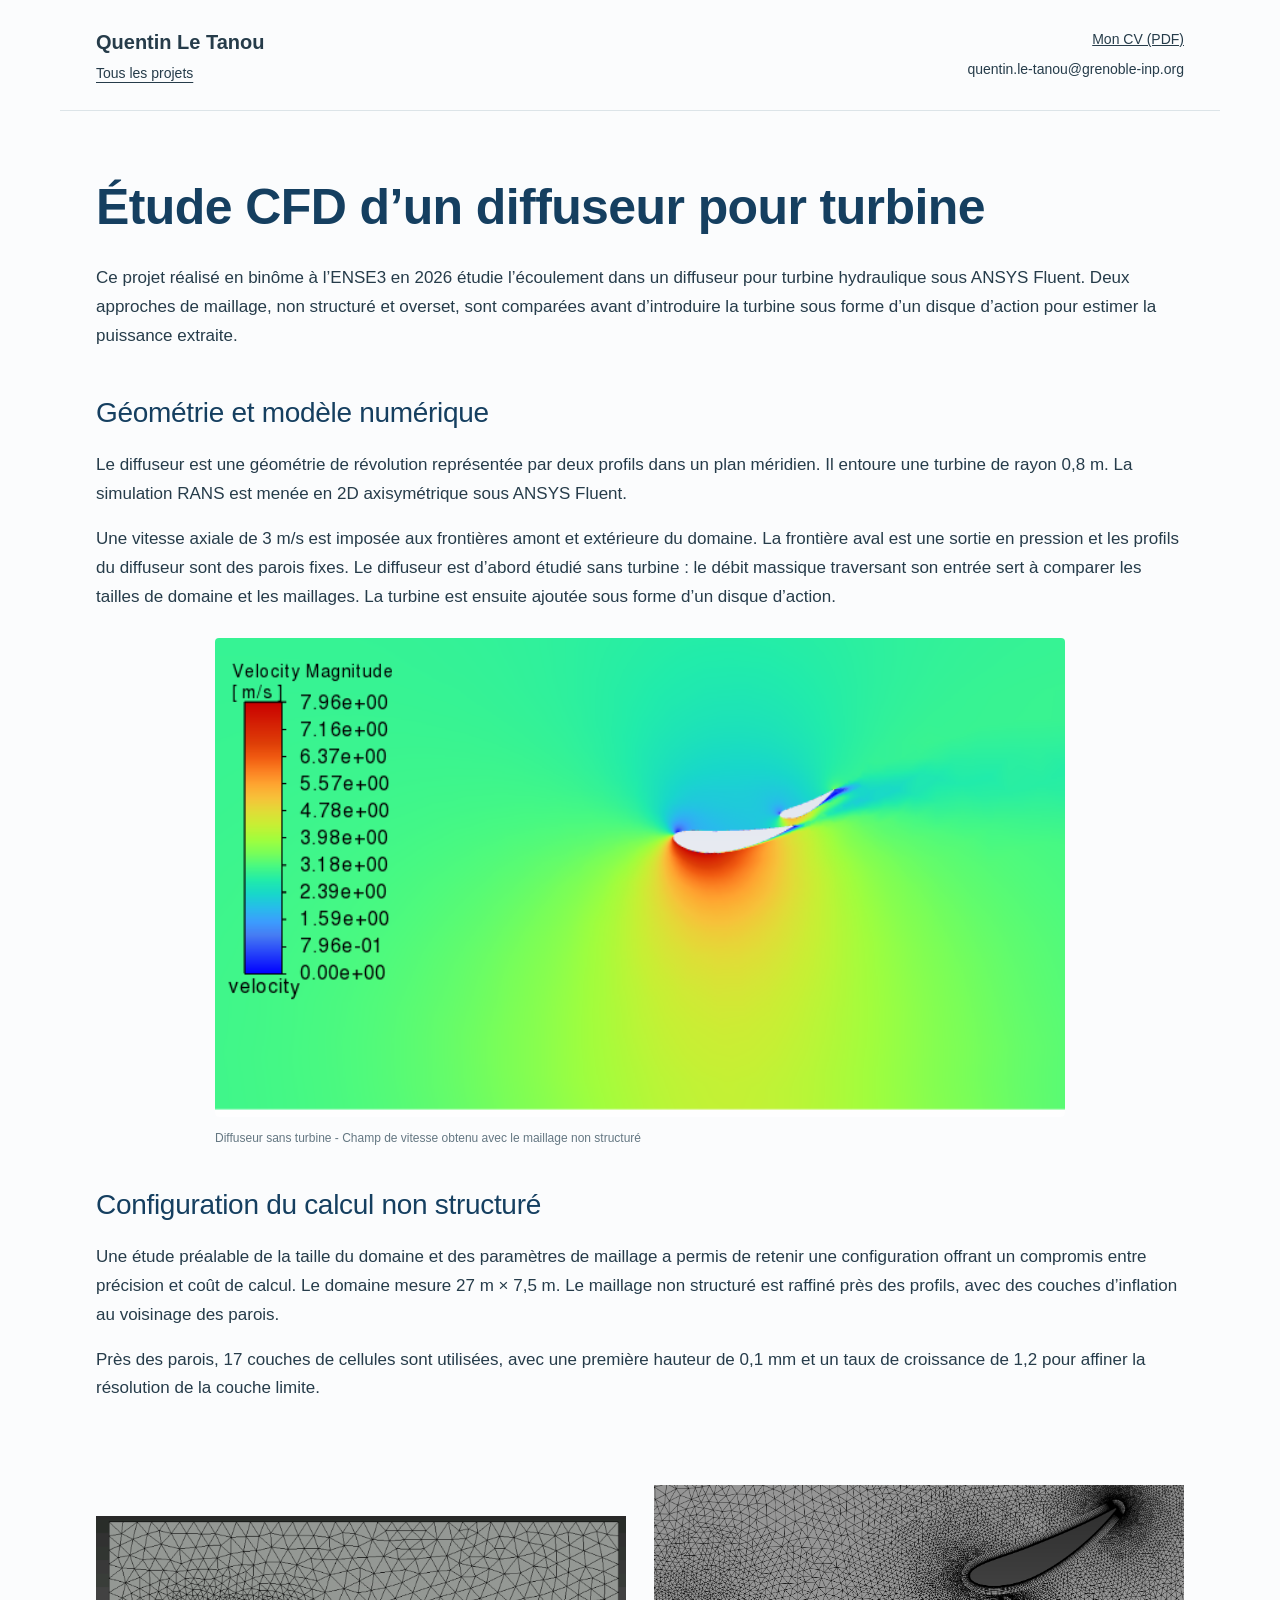
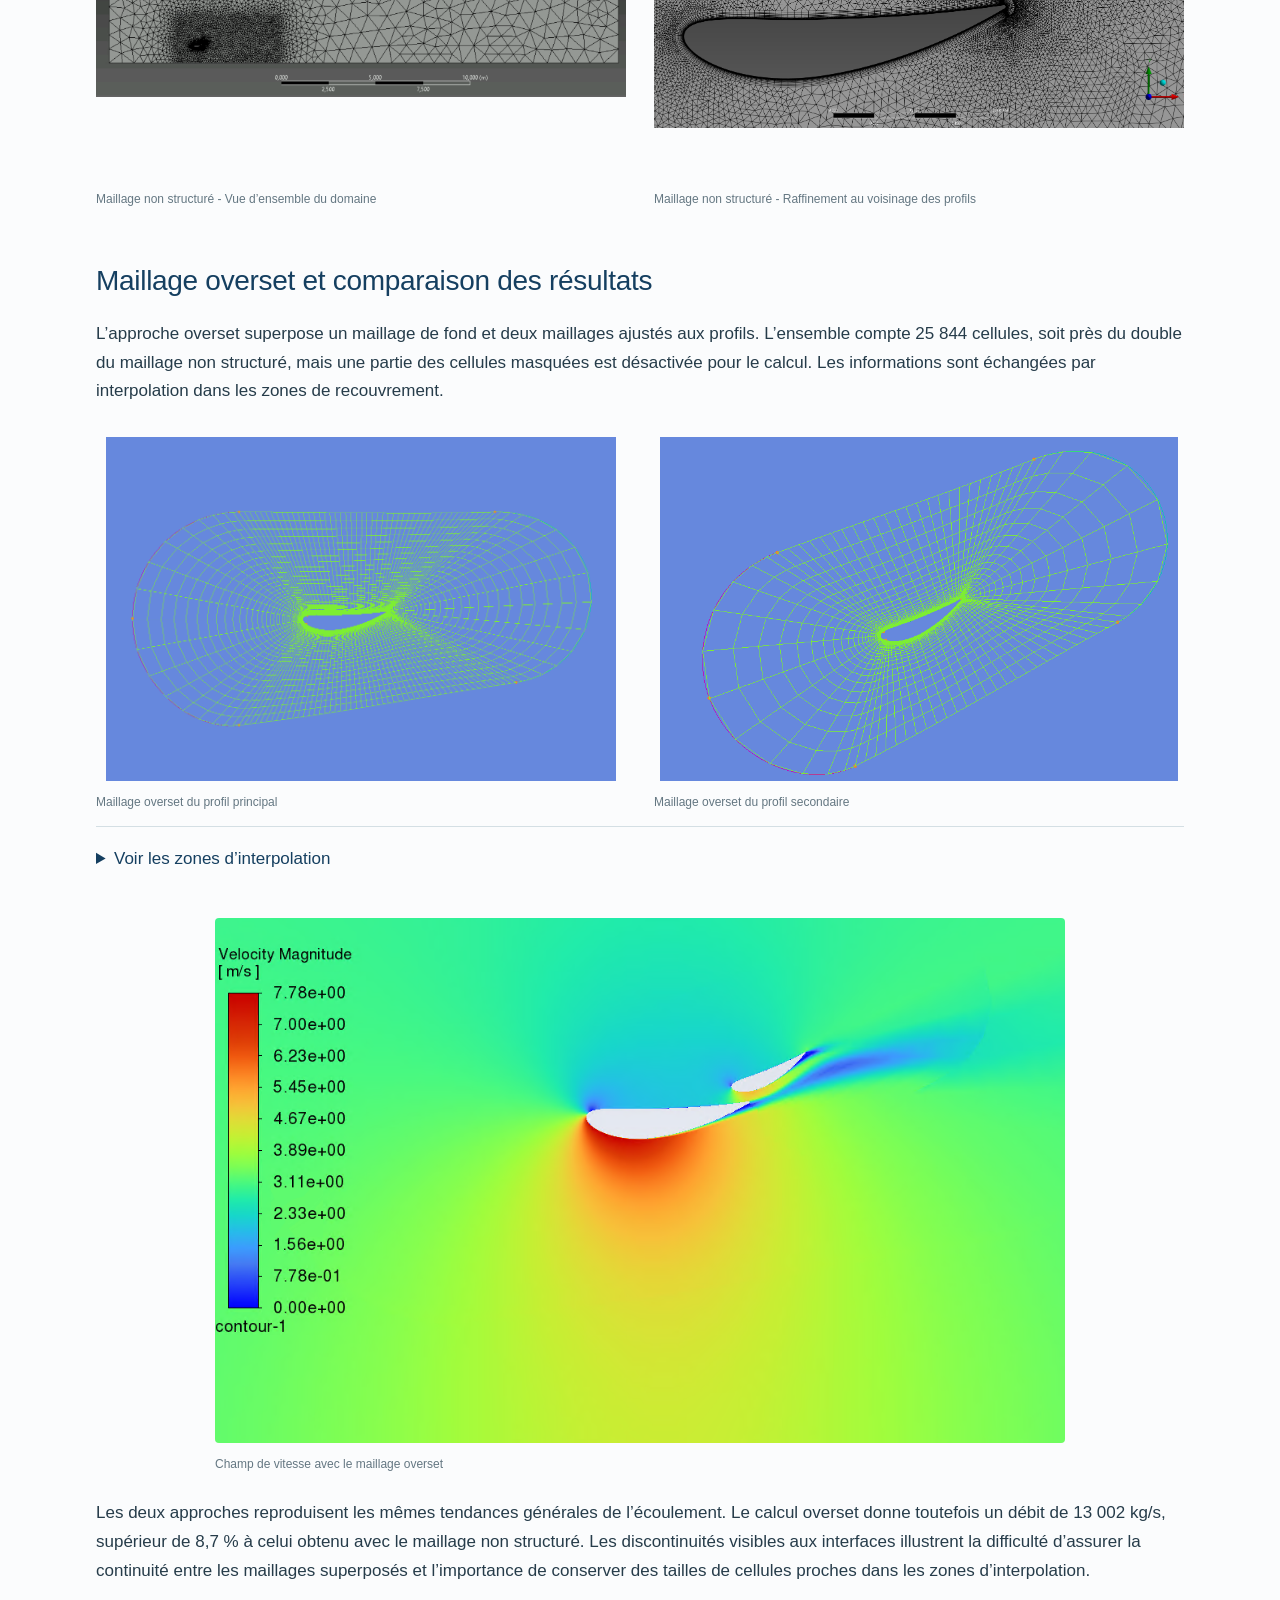
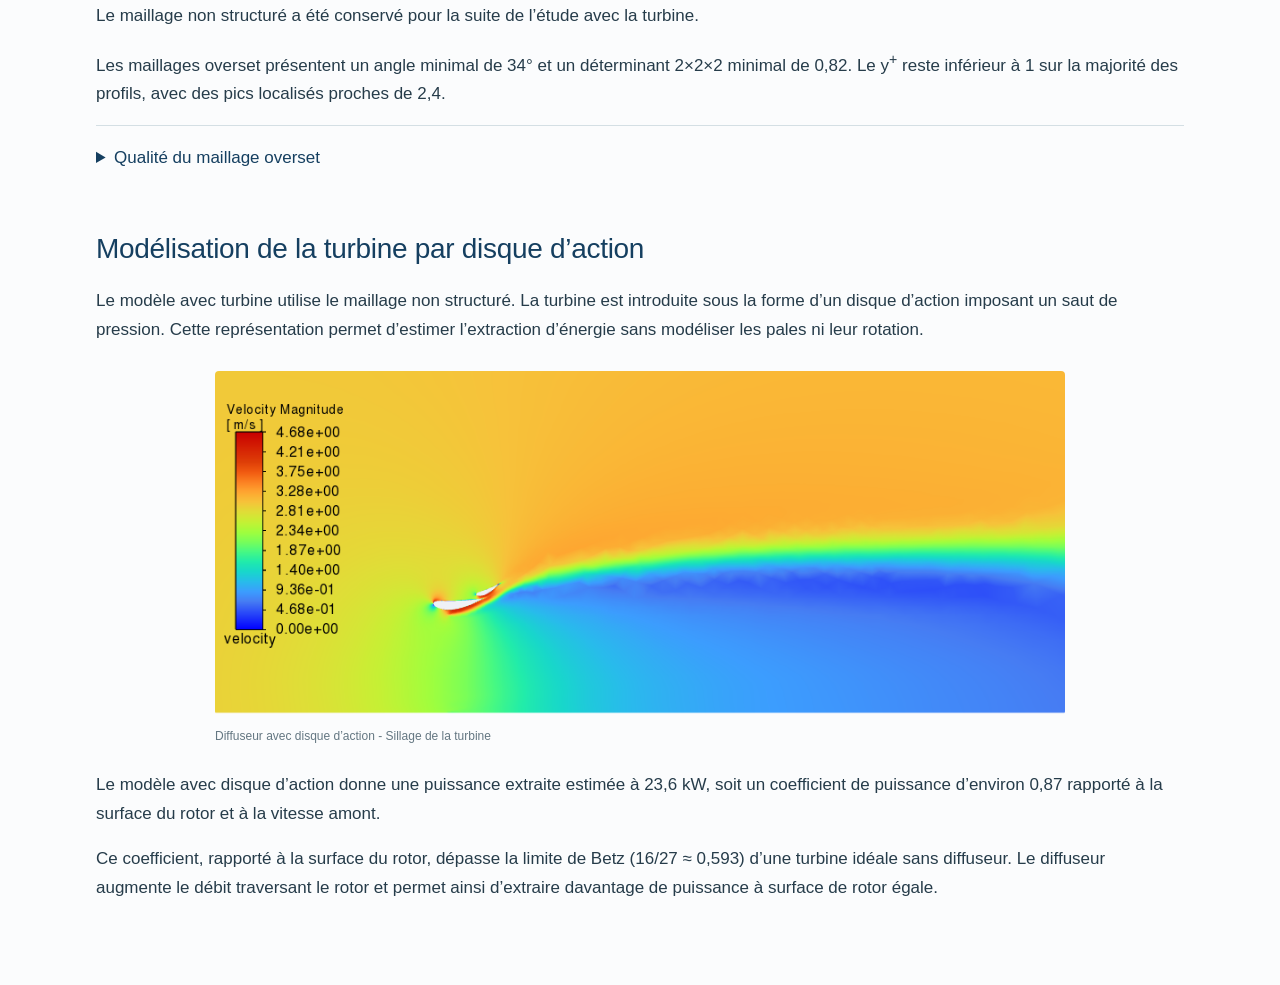
<file: projets/diffuseur/index.html>
<!doctype html>
<html lang="fr">
  <head>
    <meta charset="utf-8">
    <meta name="viewport" content="width=device-width,initial-scale=1">
    <title>Étude CFD d’un diffuseur pour turbine | Quentin Le Tanou</title>
    <meta name="description" content="Étude CFD d’un diffuseur pour turbine : démarche de modélisation, résultats et analyse numérique.">
    <link rel="stylesheet" href="style.css">
  </head>
  <body>
    <header class="top">
      <div class="identity">
        <a class="name" href="../../index.html">Quentin Le Tanou</a>
        <a class="back-home" href="../../index.html">Tous les projets</a>
      </div>
      <div class="header-contact">
        <a href="../../documents/Quentin_Le_Tanou_CV.pdf">Mon CV (PDF)</a>
        <div class="email-row">
          <span class="email-address">quentin.le-tanou@grenoble-inp.org</span>
        </div>
      </div>
    </header>
    <main>
      <!-- MODIFICATION DU TEXTE : les paragraphes sont dans les balises p. Les titres sont dans h1,
      h2 et h3. -->
      <!-- SECTION : Étude CFD d’un diffuseur pour turbine -->
      <section class="hero">
        <h1>Étude CFD d’un diffuseur pour turbine</h1>
        <div class="intro">
          <p>
            Ce projet réalisé en binôme à l’ENSE3 en 2026 étudie l’écoulement dans un diffuseur pour
            turbine hydraulique sous ANSYS Fluent. Deux approches de maillage, non structuré et
            overset, sont comparées avant d’introduire la turbine sous forme d’un disque d’action
            pour estimer la puissance extraite.
          </p>
        </div>
      </section>
      <!-- SECTION : Géométrie et modèle numérique -->
      <section class="project-section">
        <h2>Géométrie et modèle numérique</h2>
        <p>
          Le diffuseur est une géométrie de révolution représentée par deux profils dans un plan
          méridien. Il entoure une turbine de rayon 0,8 m. La simulation RANS est menée en 2D
          axisymétrique sous ANSYS Fluent.
        </p>
        <p>
          Une vitesse axiale de 3 m/s est imposée aux frontières amont et extérieure du domaine. La
          frontière aval est une sortie en pression et les profils du diffuseur sont des parois
          fixes. Le diffuseur est d’abord étudié sans turbine : le débit massique traversant son
          entrée sert à comparer les tailles de domaine et les maillages. La turbine est ensuite
          ajoutée sous forme d’un disque d’action.
        </p>
        <!-- IMAGE : modifier src et data-image ensemble pour changer le visuel -->
        <figure>
          <button class="zoom" data-image="assets/velocity.png" aria-label="Agrandir : Diffuseur sans turbine - Champ de vitesse obtenu avec le maillage non structuré">
            <img src="assets/velocity.png" alt="Diffuseur sans turbine - Champ de vitesse obtenu avec le maillage non structuré" loading="lazy">
          </button>
          <figcaption>
            Diffuseur sans turbine - Champ de vitesse obtenu avec le maillage non structuré
          </figcaption>
        </figure>
      </section>
      <!-- SECTION : Configuration du calcul non structuré -->
      <section class="project-section">
        <h2>Configuration du calcul non structuré</h2>
        <p>
          Une étude préalable de la taille du domaine et des paramètres de maillage a permis de
          retenir une configuration offrant un compromis entre précision et coût de calcul. Le
          domaine mesure 27 m × 7,5 m. Le maillage non structuré est raffiné près des profils, avec
          des couches d’inflation au voisinage des parois.
        </p>
        <p>
          Près des parois, 17 couches de cellules sont utilisées, avec une première hauteur de
          0,1 mm et un taux de croissance de 1,2 pour affiner la résolution de la couche limite.
        </p>
        <div class="pair">
          <figure>
            <button class="zoom" data-image="assets/finalMeshTotal.png" aria-label="Agrandir : Maillage non structuré - Vue d’ensemble du domaine">
              <img src="assets/finalMeshTotal.png" alt="Maillage non structuré - Vue d’ensemble du domaine" loading="lazy">
            </button>
            <figcaption>Maillage non structuré - Vue d’ensemble du domaine</figcaption>
          </figure>
          <figure>
            <button class="zoom" data-image="assets/malha_perfil_geral.png" aria-label="Agrandir : Maillage non structuré - Raffinement au voisinage des profils">
              <img src="assets/malha_perfil_geral.png" alt="Maillage non structuré - Raffinement au voisinage des profils" loading="lazy">
            </button>
            <figcaption>Maillage non structuré - Raffinement au voisinage des profils</figcaption>
          </figure>
        </div>
      </section>
      <!-- SECTION : Maillage overset et comparaison des résultats -->
      <section class="project-section">
        <h2>Maillage overset et comparaison des résultats</h2>
        <p>
          L’approche overset superpose un maillage de fond et deux maillages ajustés aux profils.
          L’ensemble compte 25 844 cellules, soit près du double du maillage non structuré, mais une
          partie des cellules masquées est désactivée pour le calcul. Les informations sont
          échangées par interpolation dans les zones de recouvrement.
        </p>
        <div class="pair">
          <!-- IMAGE : modifier src et data-image ensemble pour changer le visuel -->
          <figure>
            <button class="zoom" data-image="assets/Main.png" aria-label="Agrandir : Maillage overset du profil principal">
              <img src="assets/Main.png" alt="Maillage overset du profil principal" loading="lazy">
            </button>
            <figcaption>Maillage overset du profil principal</figcaption>
          </figure>
          <!-- IMAGE : modifier src et data-image ensemble pour changer le visuel -->
          <figure>
            <button class="zoom" data-image="assets/Second.png" aria-label="Agrandir : Maillage overset du profil secondaire">
              <img src="assets/Second.png" alt="Maillage overset du profil secondaire" loading="lazy">
            </button>
            <figcaption>Maillage overset du profil secondaire</figcaption>
          </figure>
        </div>
        <details>
          <summary>Voir les zones d’interpolation</summary>
          <!-- IMAGE : modifier src et data-image ensemble pour changer le visuel -->
          <figure>
            <button class="zoom" data-image="assets/celltype_new.png" aria-label="Agrandir : Zones de calcul et d’interpolation entre les maillages">
              <img src="assets/celltype_new.png" alt="Zones de calcul et d’interpolation entre les maillages" loading="lazy">
            </button>
            <figcaption>Zones de calcul et d’interpolation entre les maillages</figcaption>
          </figure>
        </details>
        <!-- IMAGE : modifier src et data-image ensemble pour changer le visuel -->
        <figure>
          <button class="zoom" data-image="assets/velocity_overset.png" aria-label="Agrandir : Champ de vitesse avec le maillage overset">
            <img src="assets/velocity_overset.png" alt="Champ de vitesse avec le maillage overset" loading="lazy">
          </button>
          <figcaption>Champ de vitesse avec le maillage overset</figcaption>
        </figure>
        <p>
          Les deux approches reproduisent les mêmes tendances générales de l’écoulement. Le calcul
          overset donne toutefois un débit de 13 002 kg/s, supérieur de 8,7 % à celui obtenu avec le
          maillage non structuré. Les discontinuités visibles aux interfaces illustrent la
          difficulté d’assurer la continuité entre les maillages superposés et l’importance de
          conserver des tailles de cellules proches dans les zones d’interpolation.
        </p>
        <p>Le maillage non structuré a été conservé pour la suite de l’étude avec la turbine.</p>
        <p>
          Les maillages overset présentent un angle minimal de 34° et un déterminant 2×2×2 minimal de 0,82.
          Le y<sup>+</sup> reste inférieur à 1 sur la majorité des profils, avec des pics localisés
          proches de 2,4.
        </p>
        <!-- Qualité du maillage overset : angles et déterminants des cellules -->
        <details>
          <summary>Qualité du maillage overset</summary>
          <div class="quality-grid">
          <figure>
            <button class="zoom" data-image="assets/Det2Main.png" aria-label="Agrandir : Déterminants 2×2×2 - Profil principal">
              <img src="assets/Det2Main.png" alt="Déterminants 2×2×2 - Profil principal" loading="lazy">
            </button>
            <figcaption>Déterminants 2×2×2 - Profil principal</figcaption>
          </figure>
          <figure>
            <button class="zoom" data-image="assets/Det2second.png" aria-label="Agrandir : Déterminants 2×2×2 - Profil secondaire">
              <img src="assets/Det2second.png" alt="Déterminants 2×2×2 - Profil secondaire" loading="lazy">
            </button>
            <figcaption>Déterminants 2×2×2 - Profil secondaire</figcaption>
          </figure>
          <figure>
            <button class="zoom" data-image="assets/Angle_main.png" aria-label="Agrandir : Angles des cellules - Profil principal">
              <img src="assets/Angle_main.png" alt="Angles des cellules - Profil principal" loading="lazy">
            </button>
            <figcaption>Angles des cellules - Profil principal</figcaption>
          </figure>
          <figure>
            <button class="zoom" data-image="assets/Angle_second.png" aria-label="Agrandir : Angles des cellules - Profil secondaire">
              <img src="assets/Angle_second.png" alt="Angles des cellules - Profil secondaire" loading="lazy">
            </button>
            <figcaption>Angles des cellules - Profil secondaire</figcaption>
          </figure>
          </div>
          <div class="quality-grid">
            <figure>
              <button class="zoom" data-image="assets/yplus-main.png" aria-label="Agrandir : y plus sur le profil principal">
                <img src="assets/yplus-main.png" alt="Évolution du y plus le long du profil principal" loading="lazy">
              </button>
              <figcaption>y<sup>+</sup> sur le profil principal</figcaption>
            </figure>
            <figure>
              <button class="zoom" data-image="assets/yplus-second.png" aria-label="Agrandir : y plus sur le profil secondaire">
                <img src="assets/yplus-second.png" alt="Évolution du y plus le long du profil secondaire" loading="lazy">
              </button>
              <figcaption>y<sup>+</sup> sur le profil secondaire</figcaption>
            </figure>
          </div>
        </details>
      </section>
      <!-- SECTION : Modélisation de la turbine par disque d’action -->
      <section class="project-section">
        <h2>Modélisation de la turbine par disque d’action</h2>
        <p>
          Le modèle avec turbine utilise le maillage non structuré. La turbine est introduite sous
          la forme d’un disque d’action imposant un saut de pression. Cette représentation permet
          d’estimer l’extraction d’énergie sans modéliser les pales ni leur rotation.
        </p>
        <!-- IMAGE : modifier src et data-image ensemble pour changer le visuel -->
        <figure>
          <button class="zoom" data-image="assets/velocityTurbina.png" aria-label="Agrandir : Diffuseur avec disque d’action - Sillage de la turbine">
            <img src="assets/velocityTurbina.png" alt="Diffuseur avec disque d’action - Sillage de la turbine" loading="lazy">
          </button>
          <figcaption>Diffuseur avec disque d’action - Sillage de la turbine</figcaption>
        </figure>
        <p>
          Le modèle avec disque d’action donne une puissance extraite estimée à 23,6 kW, soit un
          coefficient de puissance d’environ 0,87 rapporté à la surface du rotor et à la vitesse amont.
        </p>
        <p>
          Ce coefficient, rapporté à la surface du rotor, dépasse la limite de Betz
          (16/27 ≈ 0,593) d’une turbine idéale sans diffuseur. Le diffuseur augmente le débit
          traversant le rotor et permet ainsi d’extraire davantage de puissance à surface de rotor égale.
        </p>
      </section>
    </main>
    <dialog id="lightbox">
      <button id="close" aria-label="Fermer l’image">
        Fermer ×
      </button>
      <img alt="">
    </dialog>
    <script src="script.js">
    </script>
  </body>
</html>
</file>
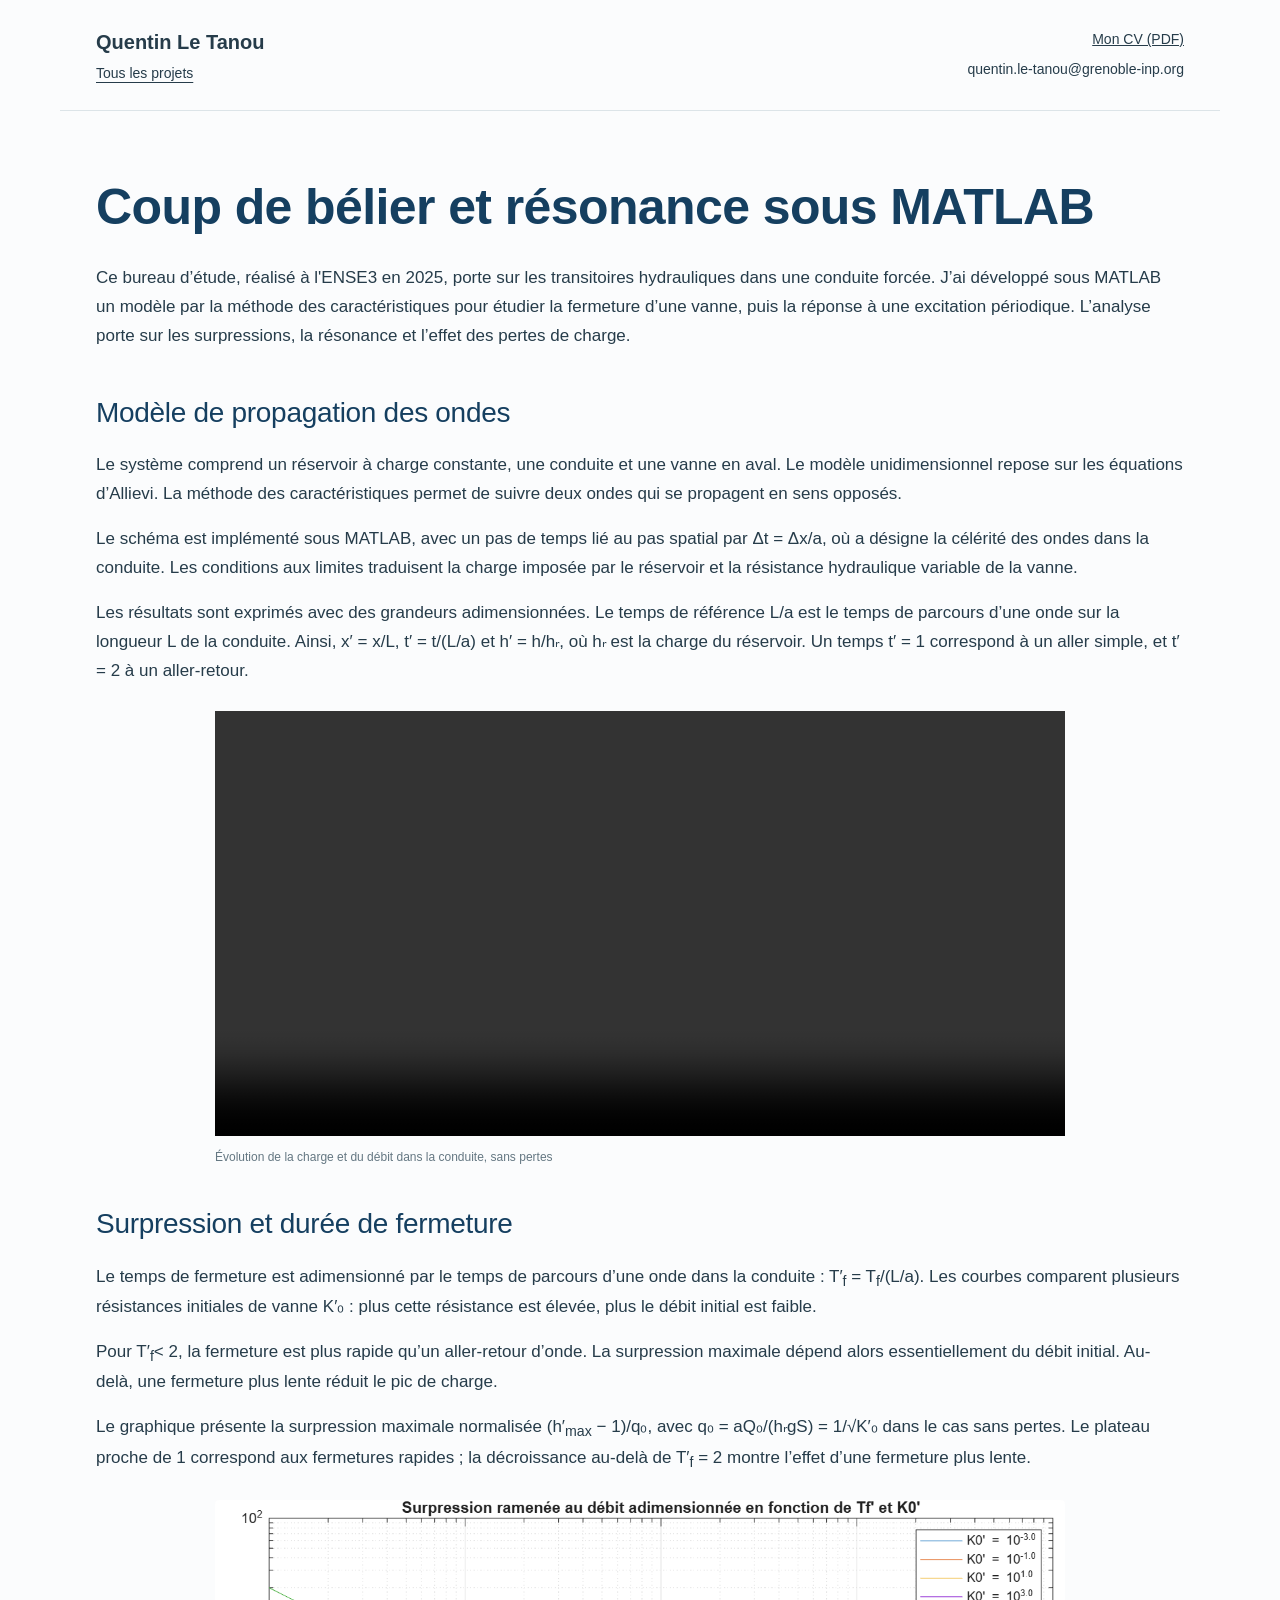
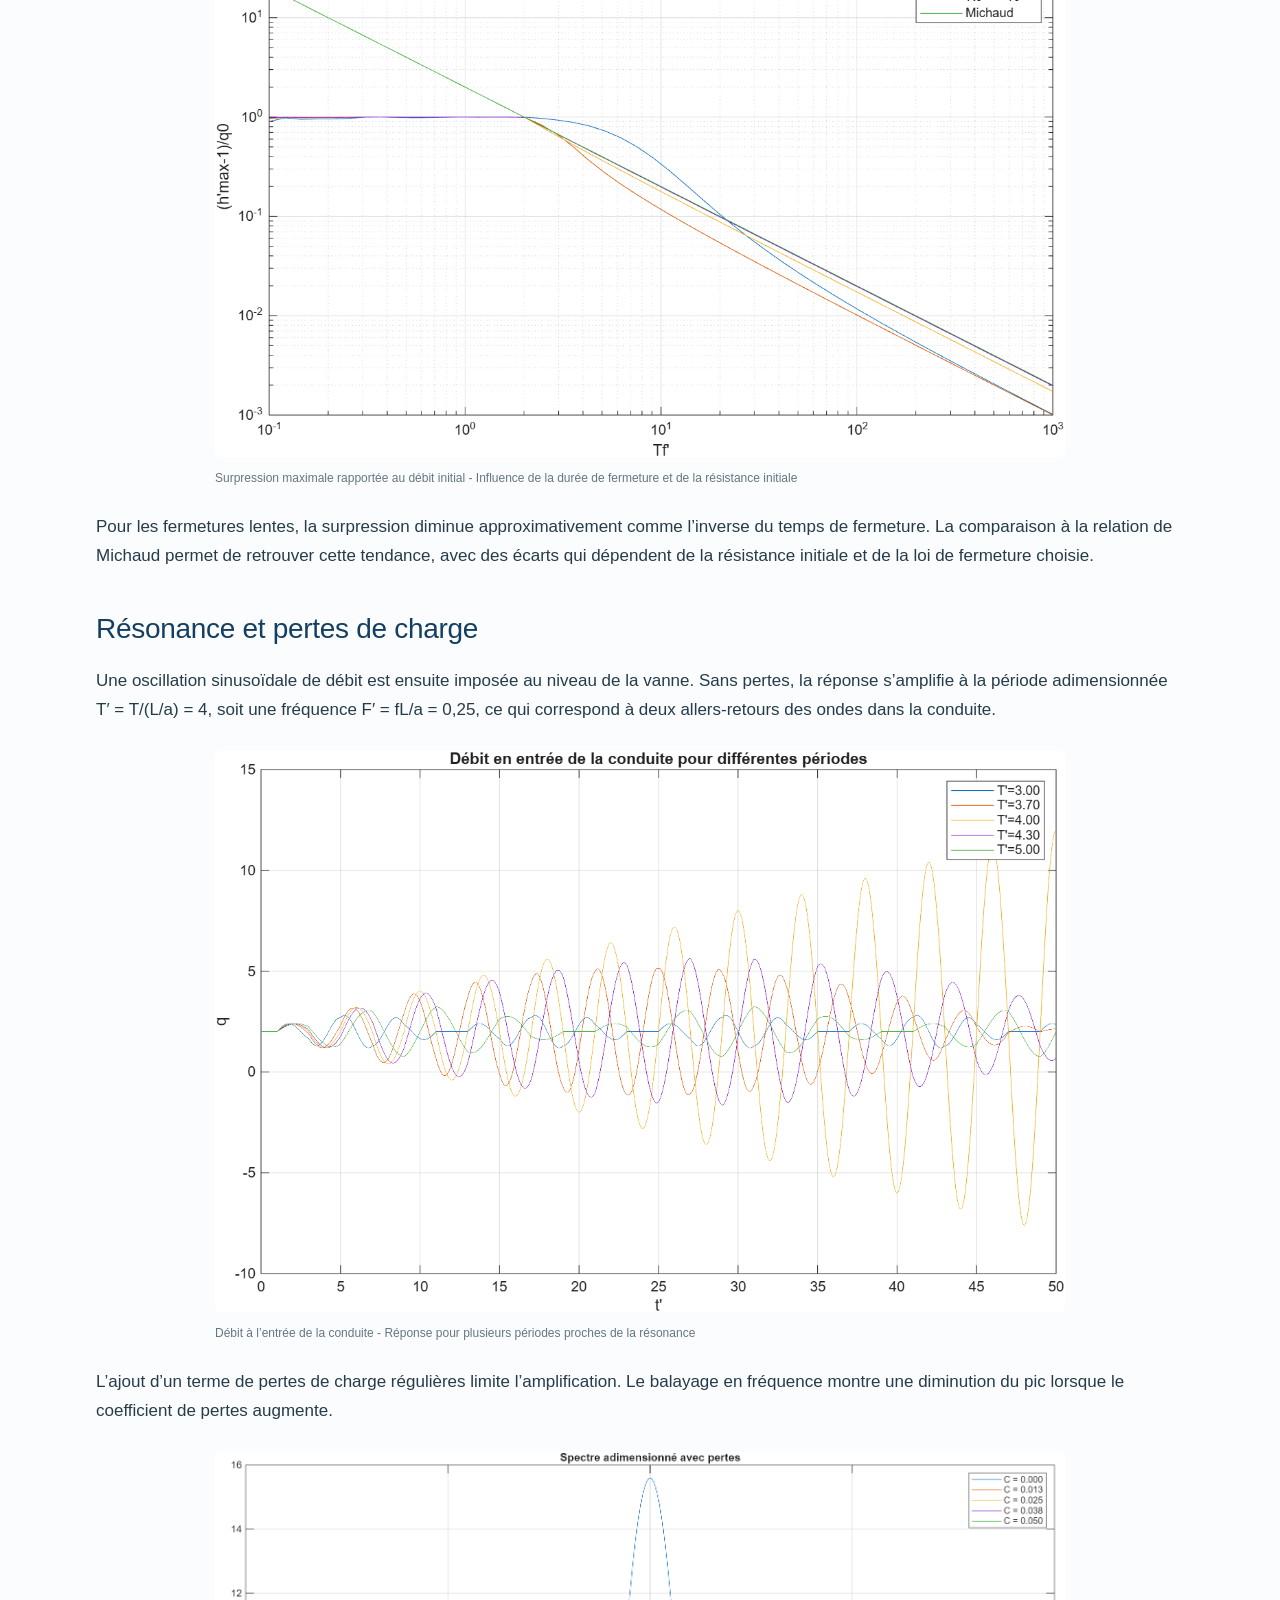
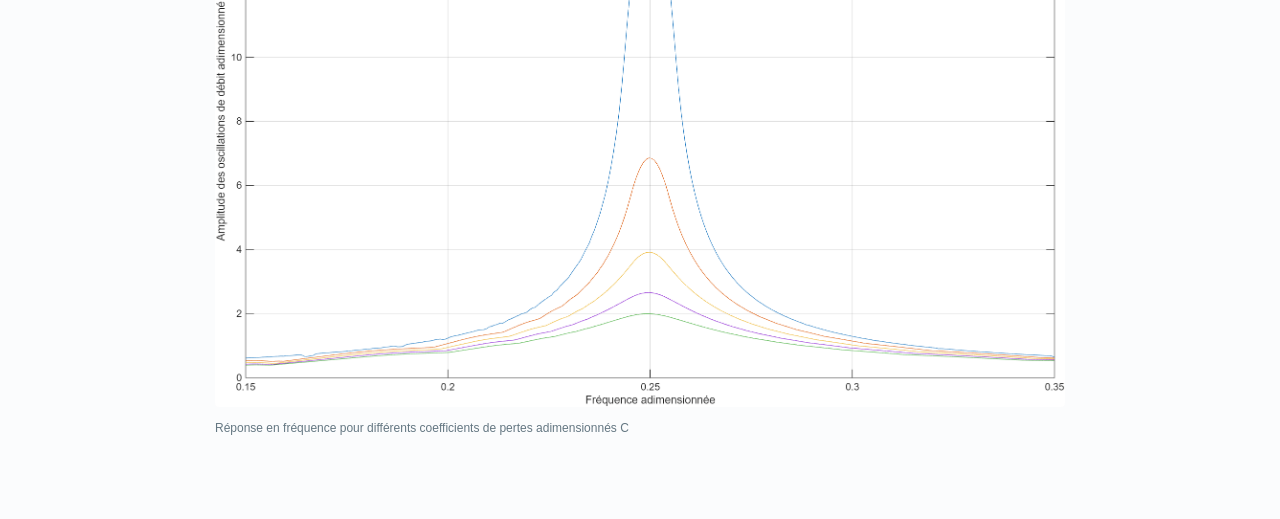
<file: projets/hydraulique/index.html>
<!doctype html>
<html lang="fr">
  <head>
    <meta charset="utf-8">
    <meta name="viewport" content="width=device-width,initial-scale=1">
    <title>Coup de bélier et résonance sous MATLAB | Quentin Le Tanou</title>
    <meta name="description" content="Coup de bélier et résonance sous MATLAB : démarche de modélisation, résultats et analyse numérique.">
    <link rel="stylesheet" href="style.css">
  </head>
  <body>
    <header class="top">
      <div class="identity">
        <a class="name" href="../../index.html">Quentin Le Tanou</a>
        <a class="back-home" href="../../index.html">Tous les projets</a>
      </div>
      <div class="header-contact">
        <a href="../../documents/Quentin_Le_Tanou_CV.pdf">Mon CV (PDF)</a>
        <div class="email-row">
          <span class="email-address">quentin.le-tanou@grenoble-inp.org</span>
        </div>
      </div>
    </header>
    <main>
      <!-- MODIFICATION DU TEXTE : les paragraphes sont dans les balises p. Les titres sont dans h1,
      h2 et h3. -->
      <!-- SECTION : Coup de bélier et résonance sous MATLAB -->
      <section class="hero">
        <h1>Coup de bélier et résonance sous MATLAB</h1>
        <div class="intro">
          <p>
            Ce bureau d’étude, réalisé à l'ENSE3 en 2025, porte sur les transitoires hydrauliques
            dans une conduite forcée. J’ai développé sous MATLAB un modèle par la méthode des
            caractéristiques pour étudier la fermeture d’une vanne, puis la réponse à une excitation
            périodique. L’analyse porte sur les surpressions, la résonance et l’effet des pertes de
            charge.
          </p>
        </div>
      </section>
      <!-- SECTION : Modèle de propagation des ondes -->
      <section class="project-section">
        <h2>Modèle de propagation des ondes</h2>
        <p>
          Le système comprend un réservoir à charge constante, une conduite et une vanne en aval. Le
          modèle unidimensionnel repose sur les équations d’Allievi. La méthode des caractéristiques
          permet de suivre deux ondes qui se propagent en sens opposés.
        </p>
        <p>
          Le schéma est implémenté sous MATLAB, avec un pas de temps lié au pas spatial par Δt =
          Δx/a, où a désigne la célérité des ondes dans la conduite. Les conditions aux limites
          traduisent la charge imposée par le réservoir et la résistance hydraulique variable de la
          vanne.
        </p>
        <p>
          Les résultats sont exprimés avec des grandeurs adimensionnées. Le temps de référence L/a
          est le temps de parcours d’une onde sur la longueur L de la conduite. Ainsi, x′ = x/L, t′
          = t/(L/a) et h′ = h/hᵣ, où hᵣ est la charge du réservoir. Un temps t′ = 1 correspond à un
          aller simple, et t′ = 2 à un aller-retour.
        </p>
        <!-- IMAGE : modifier src et data-image ensemble pour changer le visuel -->
        <figure>
          <video controls loop muted playsinline preload="metadata" aria-label="Animation de la propagation du coup de bélier">
            <source src="assets/coup-de-belier-corrige.mp4" type="video/mp4">
            Votre navigateur ne lit pas cette vidéo.
            <a href="assets/coup-de-belier-corrige.mp4">Télécharger la vidéo</a>
          </video>
          <figcaption>Évolution de la charge et du débit dans la conduite, sans pertes</figcaption>
        </figure>
      </section>
      <!-- SECTION : Surpression et durée de fermeture -->
      <section class="project-section">
        <h2>Surpression et durée de fermeture</h2>
        <p>
          Le temps de fermeture est adimensionné par le temps de parcours d’une onde dans la
          conduite : T′<sub>f</sub> = T<sub>f</sub>/(L/a). Les courbes comparent plusieurs
          résistances initiales de vanne K′₀ : plus cette résistance est élevée, plus le débit
          initial est faible.
        </p>
        <p>
          Pour T′<sub>f</sub>&lt; 2, la fermeture est plus rapide qu’un aller-retour d’onde. La
          surpression maximale dépend alors essentiellement du débit initial. Au-delà, une fermeture
          plus lente réduit le pic de charge.
        </p>
        <p>
          Le graphique présente la surpression maximale normalisée (h′<sub>max</sub> − 1)/q₀, avec
          q₀ = aQ₀/(hᵣgS) = 1/√K′₀ dans le cas sans pertes. Le plateau proche de 1 correspond aux
          fermetures rapides ; la décroissance au-delà de T′<sub>f</sub> = 2 montre l’effet d’une
          fermeture plus lente.
        </p>
        <!-- IMAGE : modifier src et data-image ensemble pour changer le visuel -->
        <figure>
          <button class="zoom" data-image="assets/surpr_quad_ad.png" aria-label="Agrandir : Surpression maximale rapportée au débit initial - Influence de la durée de fermeture et de la résistance initiale">
            <img src="assets/surpr_quad_ad.png" alt="Surpression maximale rapportée au débit initial - Influence de la durée de fermeture et de la résistance initiale" loading="lazy">
          </button>
          <figcaption>
            Surpression maximale rapportée au débit initial - Influence de la durée de fermeture et
            de la résistance initiale
          </figcaption>
        </figure>
        <p>
          Pour les fermetures lentes, la surpression diminue approximativement comme l’inverse du
          temps de fermeture. La comparaison à la relation de Michaud permet de retrouver cette
          tendance, avec des écarts qui dépendent de la résistance initiale et de la loi de
          fermeture choisie.
        </p>
      </section>
      <!-- SECTION : Résonance et pertes de charge -->
      <section class="project-section">
        <h2>Résonance et pertes de charge</h2>
        <p>
          Une oscillation sinusoïdale de débit est ensuite imposée au niveau de la vanne. Sans
          pertes, la réponse s’amplifie à la période adimensionnée T′ = T/(L/a) = 4, soit une
          fréquence F′ = fL/a = 0,25, ce qui correspond à deux allers-retours des ondes dans la
          conduite.
        </p>
        <!-- IMAGE : modifier src et data-image ensemble pour changer le visuel -->
        <figure>
          <button class="zoom" data-image="assets/q_res.png" aria-label="Agrandir : Débit à l’entrée de la conduite - Réponse pour plusieurs périodes proches de la résonance">
            <img src="assets/q_res.png" alt="Débit à l’entrée de la conduite - Réponse pour plusieurs périodes proches de la résonance" loading="lazy">
          </button>
          <figcaption>
            Débit à l’entrée de la conduite - Réponse pour plusieurs périodes proches de la
            résonance
          </figcaption>
        </figure>
        <p>
          L’ajout d’un terme de pertes de charge régulières limite l’amplification. Le balayage en
          fréquence montre une diminution du pic lorsque le coefficient de pertes augmente.
        </p>
        <!-- IMAGE : modifier src et data-image ensemble pour changer le visuel -->
        <figure>
          <button class="zoom" data-image="assets/spectre_pertes.png" aria-label="Agrandir : Réponse en fréquence pour différents coefficients de pertes adimensionnés C">
            <img src="assets/spectre_pertes.png" alt="Réponse en fréquence pour différents coefficients de pertes adimensionnés C" loading="lazy">
          </button>
          <figcaption>
            Réponse en fréquence pour différents coefficients de pertes adimensionnés C
          </figcaption>
        </figure>
      </section>
    </main>
    <dialog id="lightbox">
      <button id="close" aria-label="Fermer l’image">
        Fermer ×
      </button>
      <img alt="">
    </dialog>
    <script src="script.js">
    </script>
  </body>
</html>
</file>
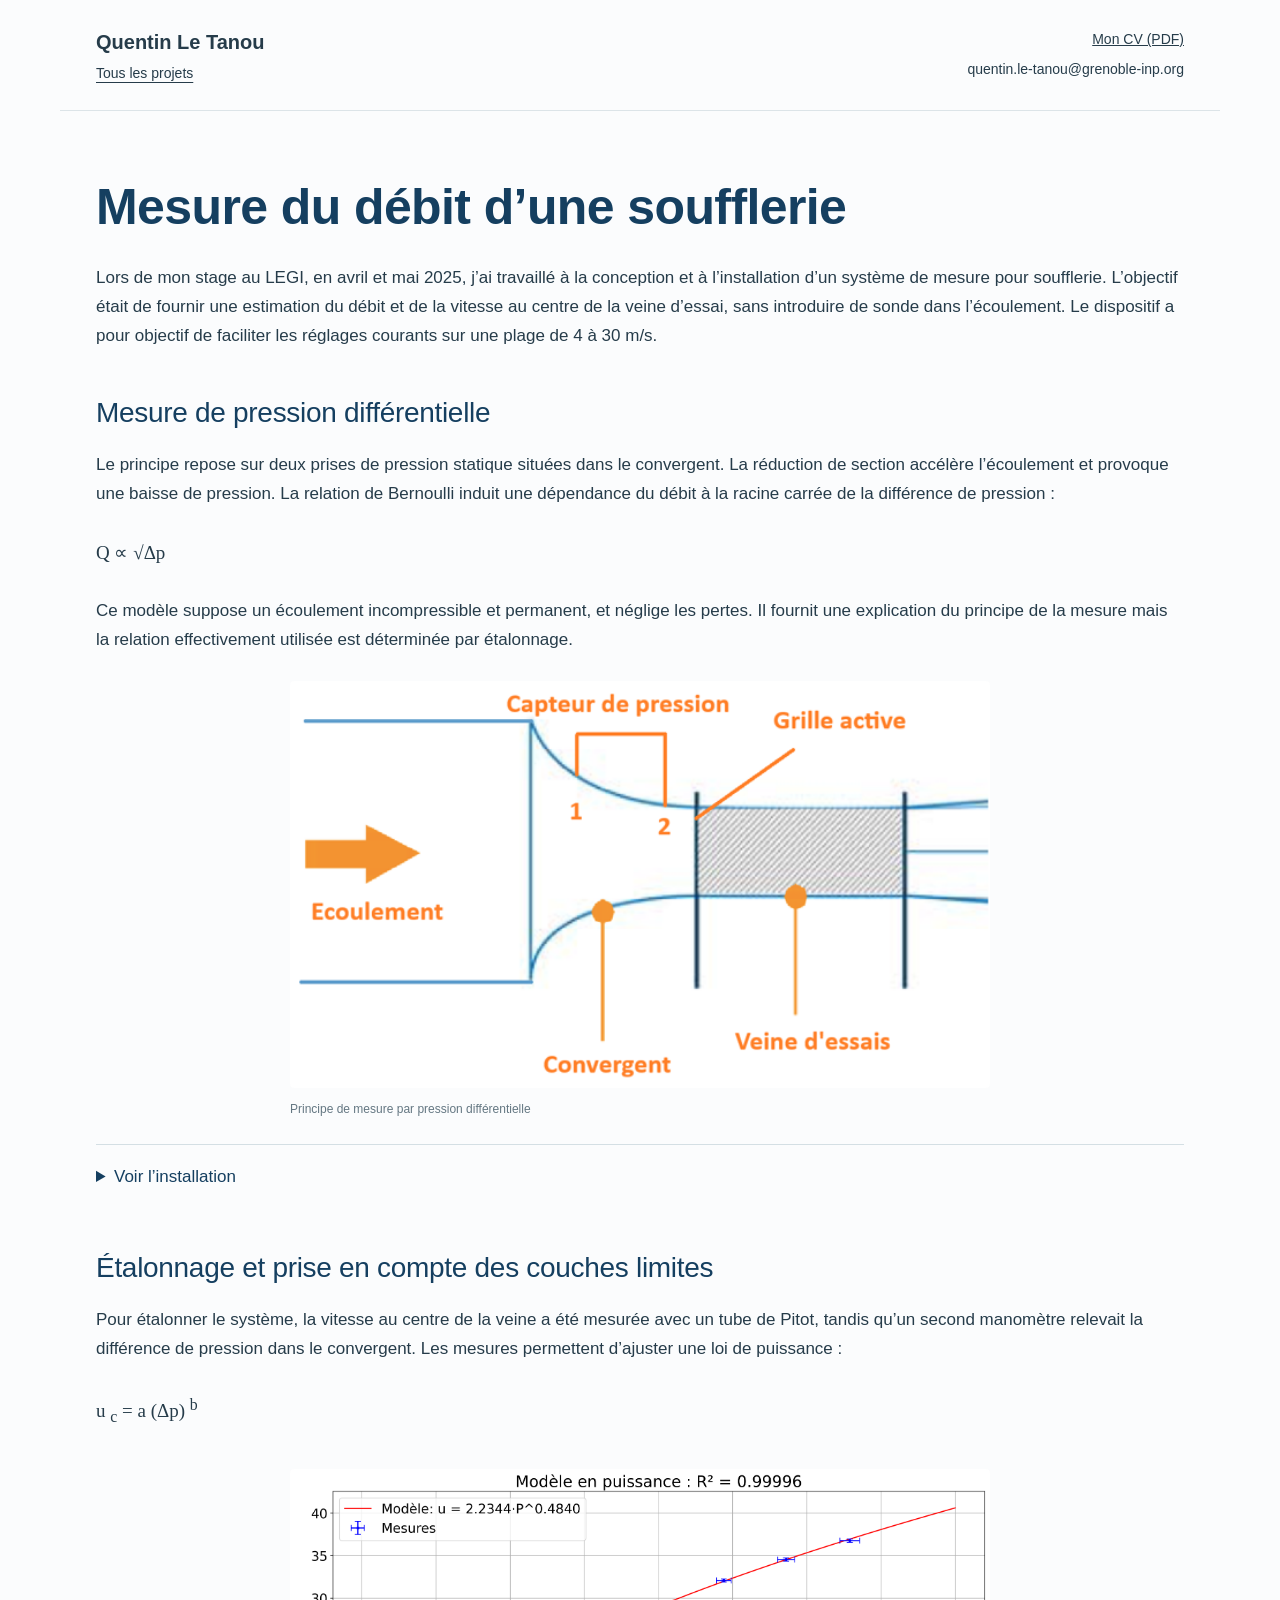
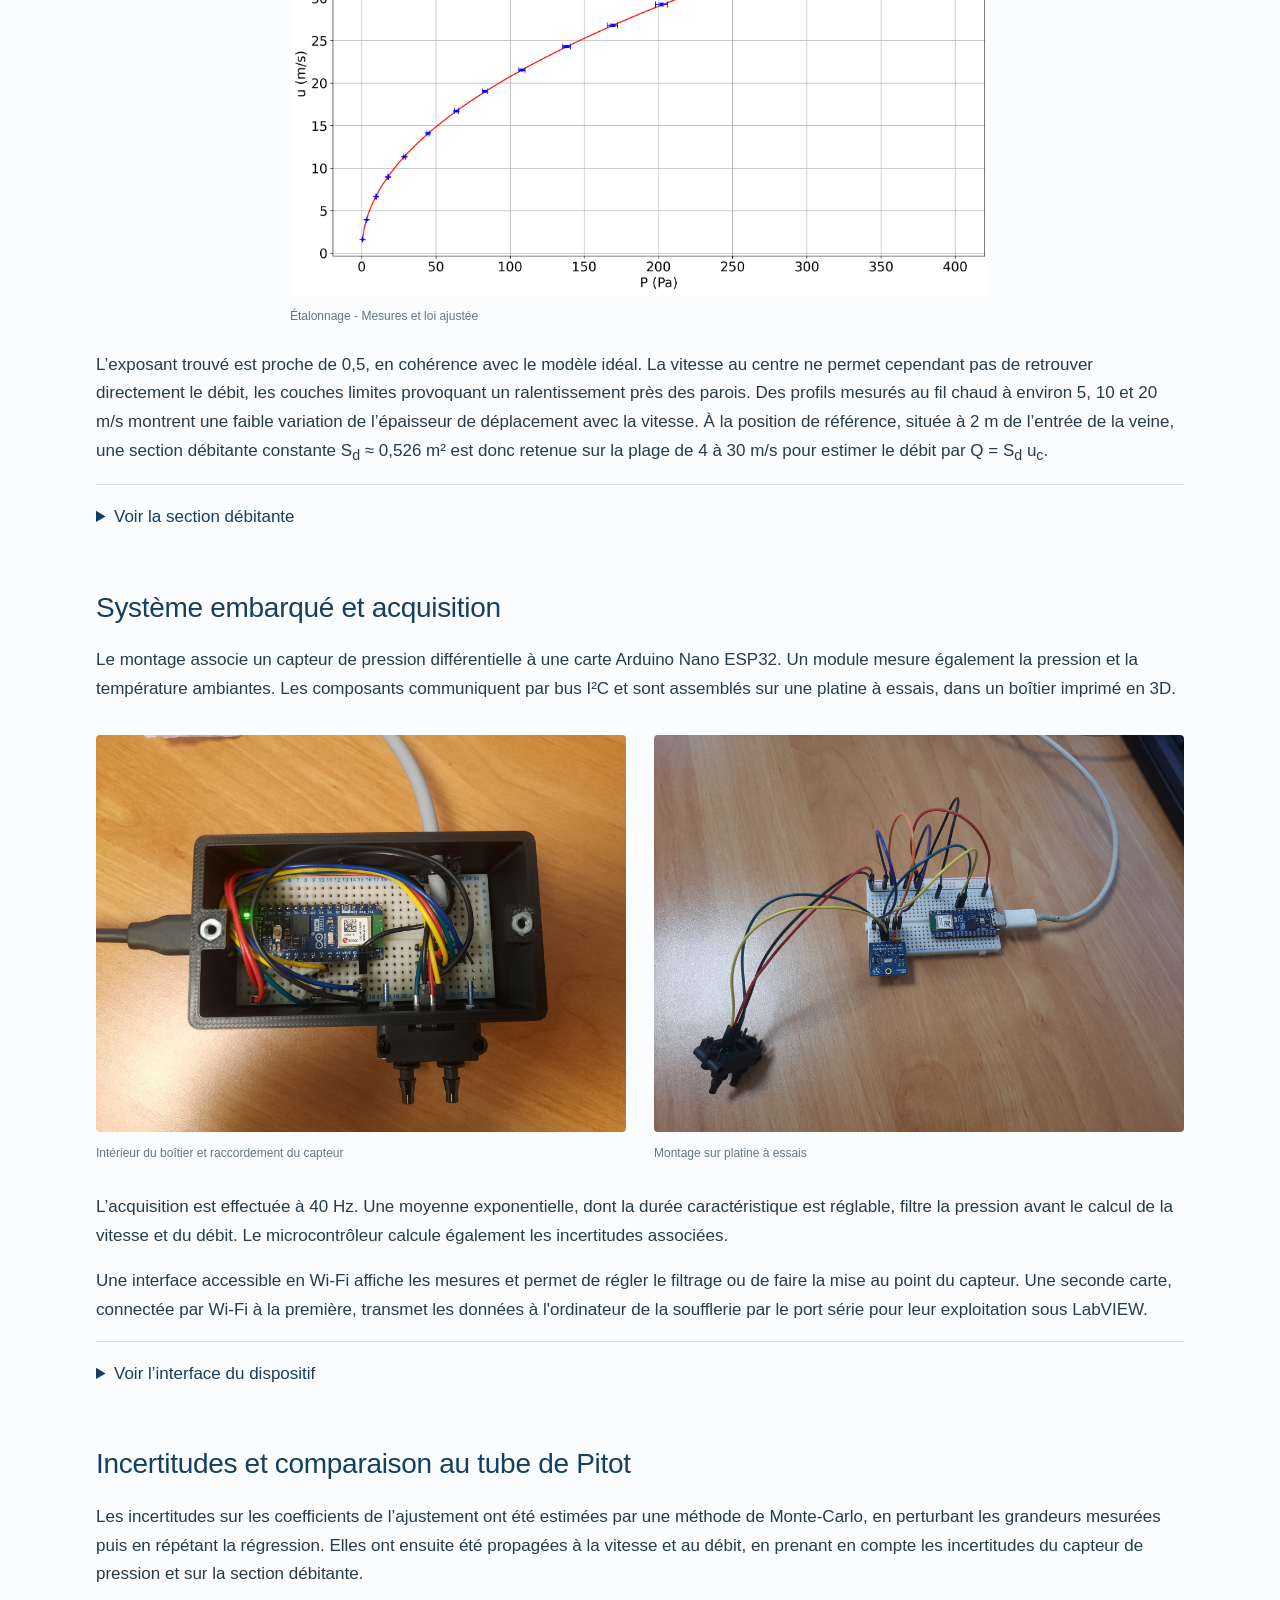
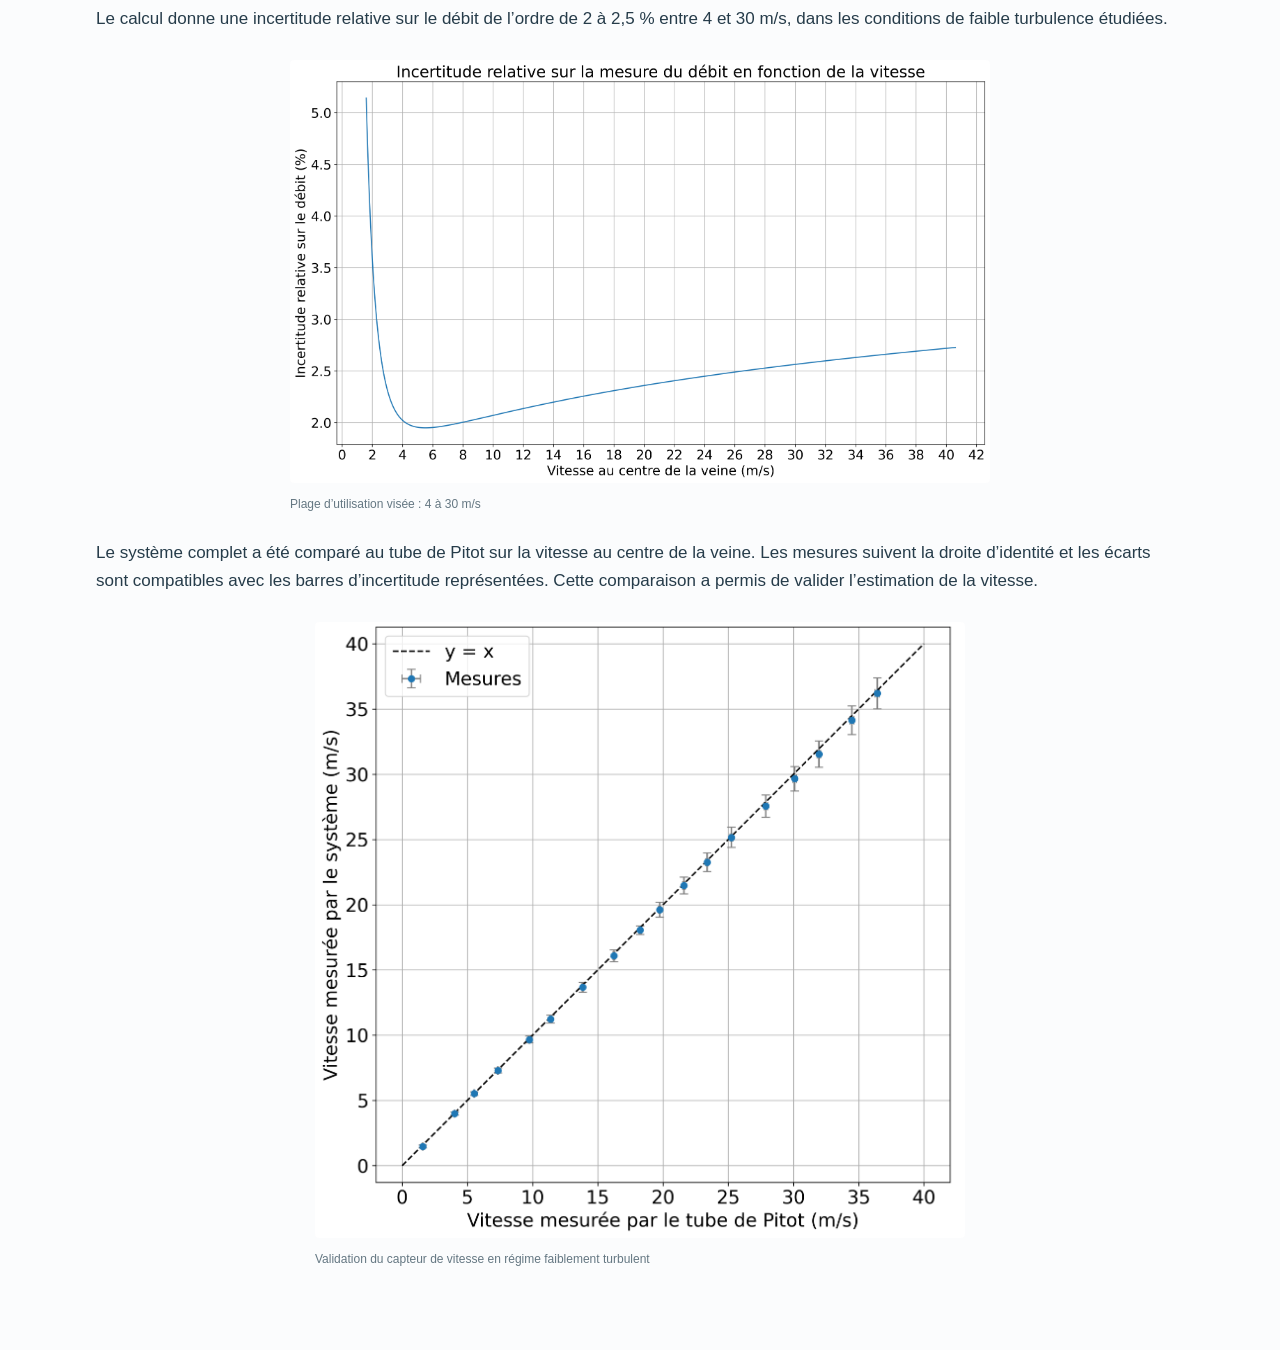
<file: projets/legi/index.html>
<!doctype html>
<html lang="fr">
  <head>
    <meta charset="utf-8">
    <meta name="viewport" content="width=device-width,initial-scale=1">
    <title>Instrumentation d’une soufflerie | Quentin Le Tanou</title>
    <meta name="description" content="Conception d’un système de mesure de débit au LEGI : pression différentielle, étalonnage expérimental et acquisition sur ESP32.">
    <link rel="stylesheet" href="style.css">
  </head>
  <body>
    <header class="top">
      <div class="identity">
        <a class="name" href="../../index.html">Quentin Le Tanou</a>
        <a class="back-home" href="../../index.html">Tous les projets</a>
      </div>
      <div class="header-contact">
        <a href="../../documents/Quentin_Le_Tanou_CV.pdf">Mon CV (PDF)</a>
        <div class="email-row">
          <span class="email-address">quentin.le-tanou@grenoble-inp.org</span>
        </div>
      </div>
    </header>
    <main>
      <!-- MODIFICATION DU TEXTE : les paragraphes sont dans les balises p. Les titres sont dans h1,
      h2 et h3. -->
      <!-- SECTION : Mesure du débit d’une soufflerie -->
      <section class="hero">
        <h1>Mesure du débit d’une soufflerie</h1>
        <div class="intro">
          <p>
            Lors de mon stage au LEGI, en avril et mai 2025, j’ai travaillé à la conception et à
            l’installation d’un système de mesure pour soufflerie. L’objectif était de fournir une
            estimation du débit et de la vitesse au centre de la veine d’essai, sans introduire de
            sonde dans l’écoulement. Le dispositif a pour objectif de faciliter les réglages
            courants sur une plage de 4 à 30 m/s.
          </p>
        </div>
      </section>
      <!-- SECTION : Mesure de pression différentielle -->
      <section class="project-section">
        <h2>Mesure de pression différentielle</h2>
        <p>
          Le principe repose sur deux prises de pression statique situées dans le convergent. La
          réduction de section accélère l’écoulement et provoque une baisse de pression. La relation
          de Bernoulli induit une dépendance du débit à la racine carrée de la différence de
          pression :
        </p>
        <div class="equation">
          Q ∝ √Δp
        </div>
        <p>
          Ce modèle suppose un écoulement incompressible et permanent, et néglige les pertes. Il
          fournit une explication du principe de la mesure mais la relation effectivement utilisée
          est déterminée par étalonnage.
        </p>
        <!-- IMAGE : modifier src et data-image ensemble pour changer le visuel -->
        <figure class="" class="measurement-diagram">
          <button class="zoom" data-image="assets/principe.png" aria-label="Agrandir : Position des prises de pression dans le convergent">
            <img src="assets/principe.png" alt="Position des prises de pression dans le convergent" loading="lazy">
          </button>
          <figcaption>Principe de mesure par pression différentielle</figcaption>
        </figure>
        <details>
          <summary>Voir l’installation</summary>
          <!-- IMAGE : modifier src et data-image ensemble pour changer le visuel -->
          <figure class="photo-wide">
            <button class="zoom" data-image="assets/soufflerie.jpg" aria-label="Agrandir : Vue de la soufflerie du LEGI">
              <img src="assets/soufflerie.jpg" alt="Vue de la soufflerie du LEGI" loading="lazy">
            </button>
            <figcaption>Soufflerie à faible niveau de turbulence du LEGI</figcaption>
          </figure>
          <!-- IMAGE : modifier src et data-image ensemble pour changer le visuel -->
          <figure>
            <button class="zoom" data-image="assets/veine-essai.jpg" aria-label="Agrandir : Veine d’essai de la soufflerie">
              <img src="assets/veine-essai.jpg" alt="Veine d’essai de la soufflerie" loading="lazy">
            </button>
            <figcaption>Veine d’essai de la soufflerie</figcaption>
          </figure>
        </details>
      </section>
      <!-- SECTION : Étalonnage et prise en compte des couches limites -->
      <section class="project-section">
        <h2>Étalonnage et prise en compte des couches limites</h2>
        <p>
          Pour étalonner le système, la vitesse au centre de la veine a été mesurée avec un tube de
          Pitot, tandis qu’un second manomètre relevait la différence de pression dans le
          convergent. Les mesures permettent d’ajuster une loi de puissance :
        </p>
        <div class="equation">
          u
          <sub>c</sub>
          = a (Δp)
          <sup>b</sup>
        </div>
        <!-- IMAGE : modifier src et data-image ensemble pour changer le visuel -->
        <figure class="">
          <button class="zoom" data-image="assets/etalonnage.png" aria-label="Agrandir : Mesures de vitesse et ajustement en loi de puissance">
            <img src="assets/etalonnage.png" alt="Mesures de vitesse et ajustement en loi de puissance" loading="lazy">
          </button>
          <figcaption>Étalonnage - Mesures et loi ajustée</figcaption>
        </figure>
        <p>
          L’exposant trouvé est proche de 0,5, en cohérence avec le modèle idéal. La vitesse au
          centre ne permet cependant pas de retrouver directement le débit, les couches limites
          provoquant un ralentissement près des parois. Des profils mesurés au fil chaud à environ
          5, 10 et 20 m/s montrent une faible variation de l’épaisseur de déplacement avec la
          vitesse. À la position de référence, située à 2 m de l’entrée de la veine, une section
          débitante constante S<sub>d</sub> ≈ 0,526 m² est donc retenue sur la plage de 4 à 30 m/s
          pour estimer le débit par Q = S<sub>d</sub> u<sub>c</sub>.
        </p>
        <details>
          <summary>Voir la section débitante</summary>
          <!-- IMAGE : modifier src et data-image ensemble pour changer le visuel -->
          <figure class="geometry">
            <button class="zoom" data-image="assets/section.png" aria-label="Agrandir : Section de la veine et épaisseur de déplacement">
              <img src="assets/section.png" alt="Section de la veine et épaisseur de déplacement" loading="lazy">
            </button>
            <figcaption>
              Prise en compte des couches limites dans la section de la veine
            </figcaption>
          </figure>
        </details>
      </section>
      <!-- SECTION : Système embarqué et acquisition -->
      <section class="project-section">
        <h2>Système embarqué et acquisition</h2>
        <p>
          Le montage associe un capteur de pression différentielle à une carte Arduino Nano ESP32.
          Un module mesure également la pression et la température ambiantes. Les composants
          communiquent par bus I²C et sont assemblés sur une platine à essais, dans un boîtier
          imprimé en 3D.
        </p>
        <div class="pair photos">
          <!-- IMAGE : modifier src et data-image ensemble pour changer le visuel -->
          <figure>
            <button class="zoom" data-image="assets/boitier-interieur.jpg" aria-label="Agrandir : Intérieur du boîtier et raccordement du capteur">
              <img src="assets/boitier-interieur.jpg" alt="Intérieur du boîtier et raccordement du capteur" loading="lazy">
            </button>
            <figcaption>Intérieur du boîtier et raccordement du capteur</figcaption>
          </figure>
          <!-- IMAGE : modifier src et data-image ensemble pour changer le visuel -->
          <figure>
            <button class="zoom" data-image="assets/breadboard-horizontal.jpg" aria-label="Agrandir : Montage sur platine d’essai">
              <img src="assets/breadboard-horizontal.jpg" alt="Montage sur platine d’essai" loading="lazy">
            </button>
            <figcaption>Montage sur platine à essais</figcaption>
          </figure>
        </div>
        <p>
          L’acquisition est effectuée à 40 Hz. Une moyenne exponentielle, dont la durée
          caractéristique est réglable, filtre la pression avant le calcul de la vitesse et du
          débit. Le microcontrôleur calcule également les incertitudes associées.
        </p>
        <p>
          Une interface accessible en Wi-Fi affiche les mesures et permet de régler le filtrage ou
          de faire la mise au point du capteur. Une seconde carte, connectée par Wi-Fi à la
          première, transmet les données à l'ordinateur de la soufflerie par le port série pour leur
          exploitation sous LabVIEW.
        </p>
        <details>
          <summary>Voir l’interface du dispositif</summary>
          <!-- IMAGE : modifier src et data-image ensemble pour changer le visuel -->
          <figure class="interface">
            <button class="zoom" data-image="assets/interface.png" aria-label="Agrandir : Interface de mesure avec réglage du filtrage et du zéro">
              <img src="assets/interface.png" alt="Interface de mesure avec réglage du filtrage et du zéro" loading="lazy">
            </button>
            <figcaption>Interface réalisée pendant le stage</figcaption>
          </figure>
        </details>
      </section>
      <!-- SECTION : Incertitudes et comparaison au tube de Pitot -->
      <section class="project-section">
        <h2>Incertitudes et comparaison au tube de Pitot</h2>
        <p>
          Les incertitudes sur les coefficients de l’ajustement ont été estimées par une méthode de
          Monte-Carlo, en perturbant les grandeurs mesurées puis en répétant la régression. Elles
          ont ensuite été propagées à la vitesse et au débit, en prenant en compte les incertitudes
          du capteur de pression et sur la section débitante.
        </p>
        <p>
          Le calcul donne une incertitude relative sur le débit de l’ordre de 2 à 2,5 % entre 4 et
          30 m/s, dans les conditions de faible turbulence étudiées.
        </p>
        <!-- IMAGE : modifier src et data-image ensemble pour changer le visuel -->
        <figure class="">
          <button class="zoom" data-image="assets/incertitude.png" aria-label="Agrandir : Incertitude relative estimée sur le débit en fonction de la vitesse">
            <img src="assets/incertitude.png" alt="Incertitude relative estimée sur le débit en fonction de la vitesse" loading="lazy">
          </button>
          <figcaption>Plage d’utilisation visée : 4 à 30 m/s</figcaption>
        </figure>
        <p>
          Le système complet a été comparé au tube de Pitot sur la vitesse au centre de la veine.
          Les mesures suivent la droite d’identité et les écarts sont compatibles avec les barres
          d’incertitude représentées. Cette comparaison a permis de valider l’estimation de la
          vitesse.
        </p>
        <!-- IMAGE : modifier src et data-image ensemble pour changer le visuel -->
        <figure class="validation">
          <button class="zoom" data-image="assets/validation-recadree.png" aria-label="Agrandir : Comparaison de la vitesse mesurée par le dispositif avec celle du tube de Pitot">
            <img src="assets/validation-recadree.png" alt="Comparaison de la vitesse mesurée par le dispositif avec celle du tube de Pitot" loading="lazy">
          </button>
          <figcaption>Validation du capteur de vitesse en régime faiblement turbulent</figcaption>
        </figure>
      </section>
    </main>
    <dialog id="lightbox">
      <button id="close" aria-label="Fermer l’image">
        Fermer ×
      </button>
      <img alt="">
    </dialog>
    <script src="script.js">
    </script>
  </body>
</html>
</file>
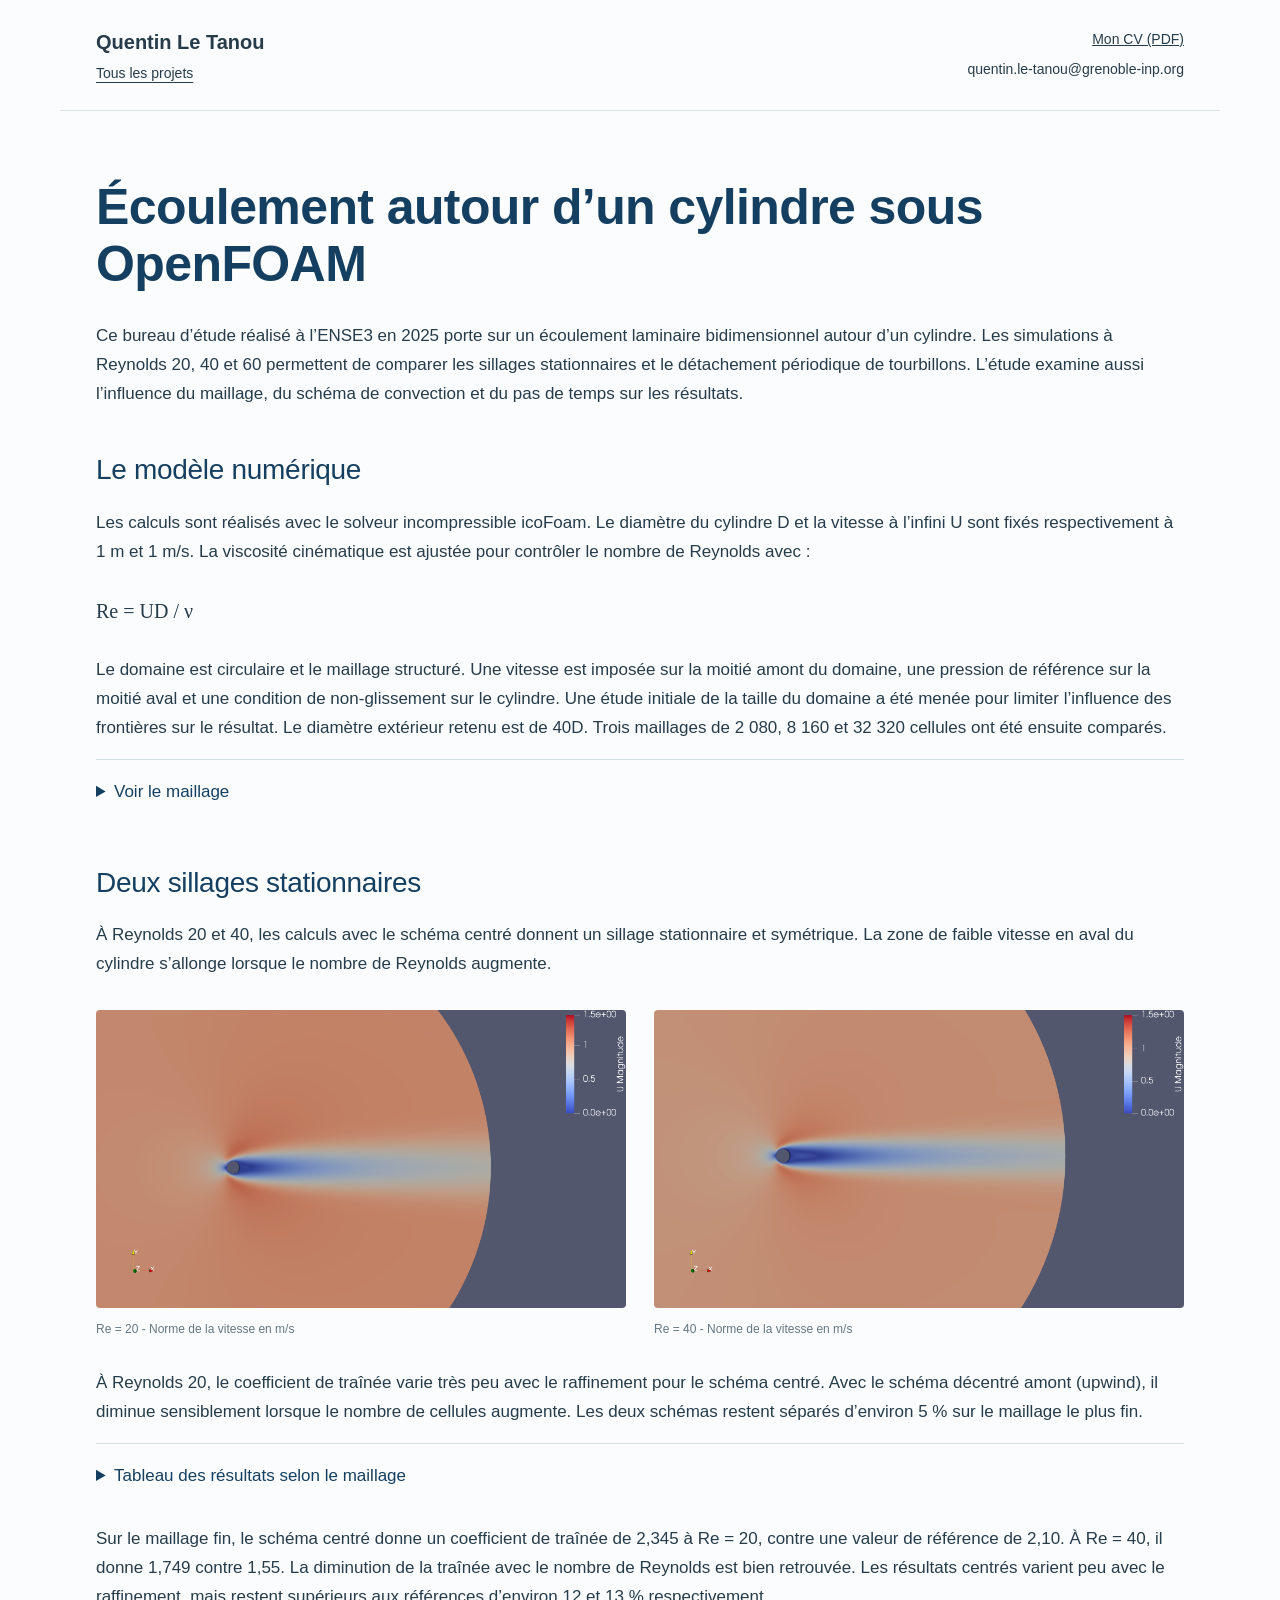
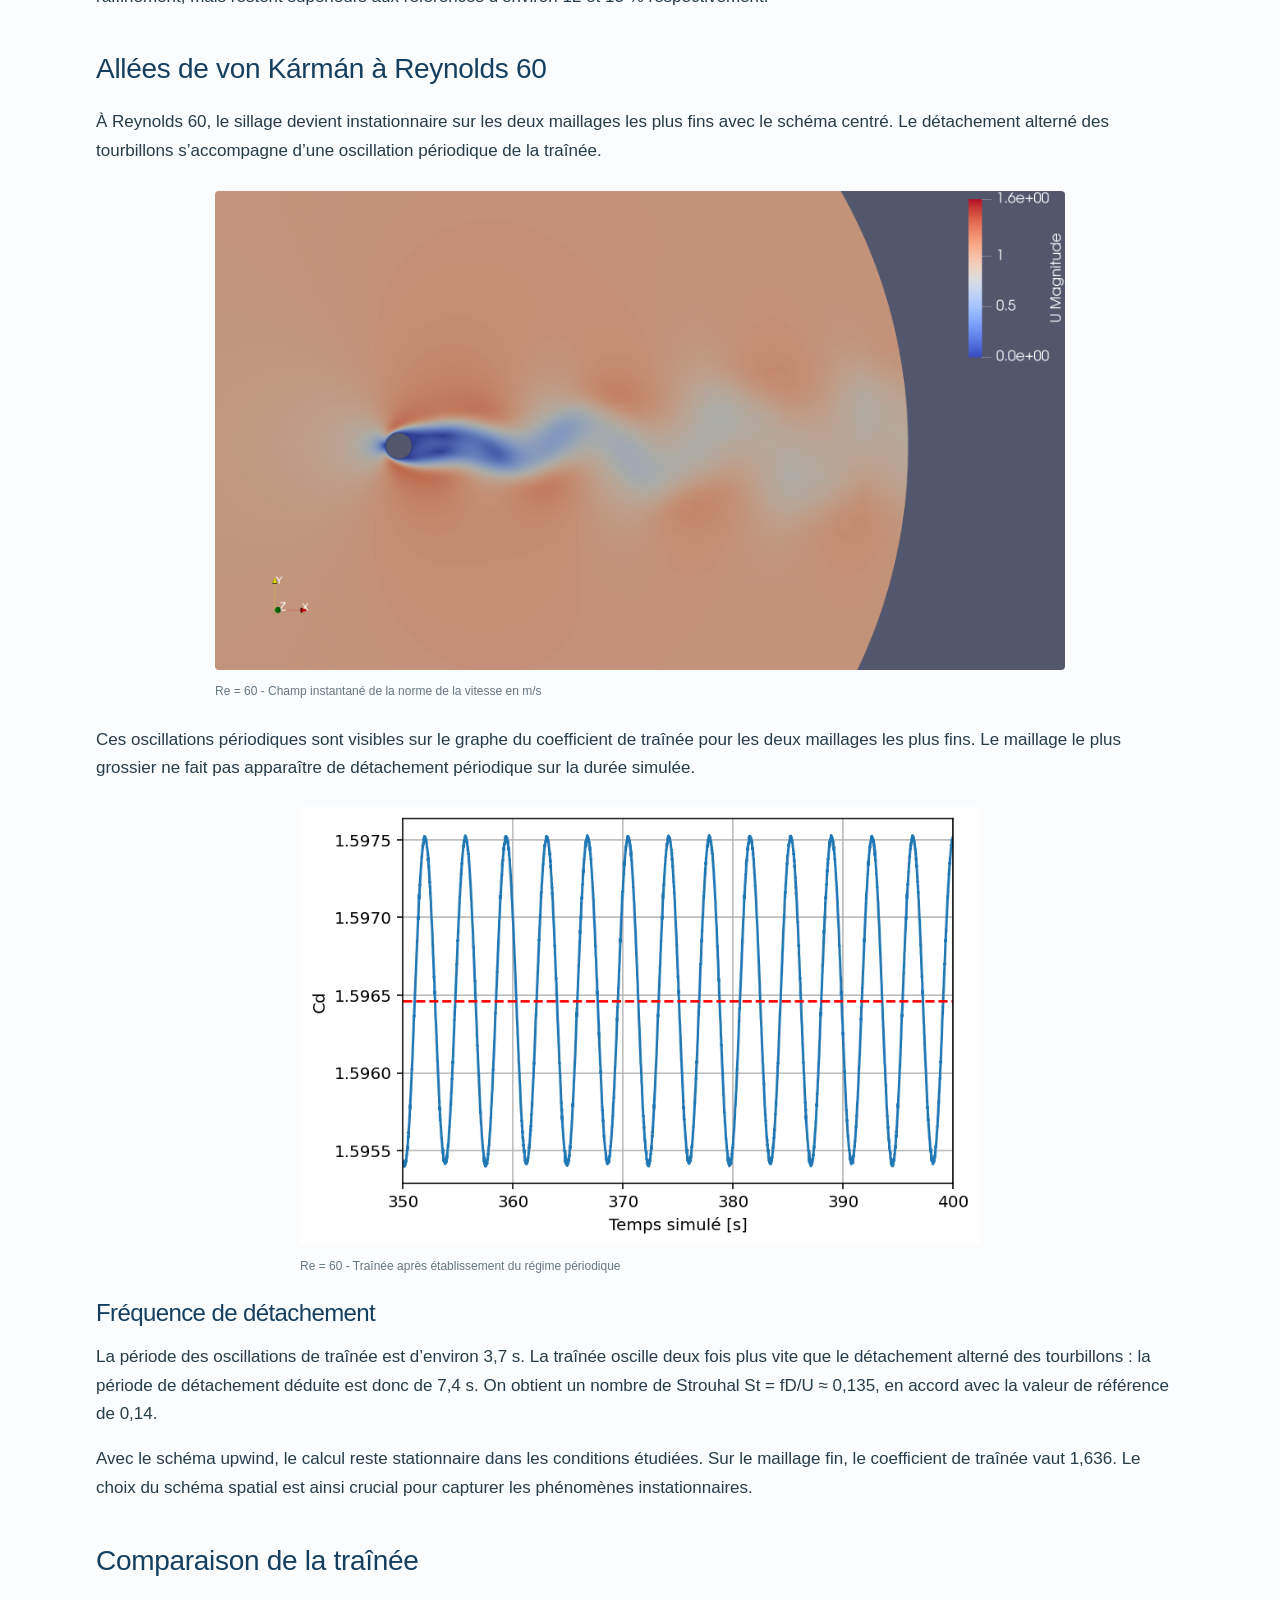
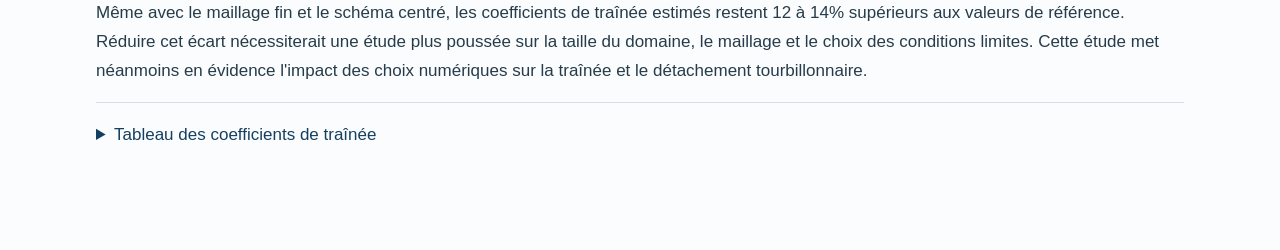
<file: projets/openfoam/index.html>
<!doctype html>
<html lang="fr">
  <head>
    <meta charset="utf-8">
    <meta name="viewport" content="width=device-width,initial-scale=1">
    <title>Écoulement autour d’un cylindre sous OpenFOAM | Quentin Le Tanou</title>
    <meta name="description" content="Simulation laminaire 2D autour d’un cylindre sous OpenFOAM : sensibilité numérique, traînée et allées de von Kármán.">
    <link rel="stylesheet" href="style.css">
  </head>
  <body>
    <header class="top">
      <div class="identity">
        <a class="name" href="../../index.html">Quentin Le Tanou</a>
        <a class="back-home" href="../../index.html">Tous les projets</a>
      </div>
      <div class="header-contact">
        <a href="../../documents/Quentin_Le_Tanou_CV.pdf">Mon CV (PDF)</a>
        <div class="email-row">
          <span class="email-address">quentin.le-tanou@grenoble-inp.org</span>
        </div>
      </div>
    </header>
    <main>
      <!-- MODIFICATION DU TEXTE : les paragraphes sont dans les balises p. Les titres sont dans h1,
      h2 et h3. -->
      <!-- SECTION : Écoulement autour d’un cylindre sous OpenFOAM -->
      <section class="hero">
        <h1>Écoulement autour d’un cylindre sous OpenFOAM</h1>
        <div class="intro">
          <p>
            Ce bureau d’étude réalisé à l’ENSE3 en 2025 porte sur un écoulement laminaire
            bidimensionnel autour d’un cylindre. Les simulations à Reynolds 20, 40 et 60 permettent
            de comparer les sillages stationnaires et le détachement périodique de tourbillons.
            L’étude examine aussi l’influence du maillage, du schéma de convection et du pas de
            temps sur les résultats.
          </p>
        </div>
      </section>
      <!-- SECTION : Le modèle numérique -->
      <section class="project-section">
        <h2>Le modèle numérique</h2>
        <p>
          Les calculs sont réalisés avec le solveur incompressible icoFoam. Le diamètre du cylindre
          D et la vitesse à l’infini U sont fixés respectivement à 1 m et 1 m/s. La viscosité
          cinématique est ajustée pour contrôler le nombre de Reynolds avec :
        </p>
        <div class="equation">
          Re = UD / ν
        </div>
        <p>
          Le domaine est circulaire et le maillage structuré. Une vitesse est imposée sur la moitié
          amont du domaine, une pression de référence sur la moitié aval et une condition de
          non-glissement sur le cylindre. Une étude initiale de la taille du domaine a été menée
          pour limiter l’influence des frontières sur le résultat. Le diamètre extérieur retenu est
          de 40D. Trois maillages de 2 080, 8 160 et 32 320 cellules ont été ensuite comparés.
        </p>
        <details>
          <summary>Voir le maillage</summary>
          <!-- IMAGE : modifier src et data-image ensemble pour changer le visuel -->
          <figure class="geometry">
            <button class="zoom" data-image="assets/maillage20D.png" aria-label="Agrandir : Maillage structuré autour du cylindre">
              <img src="assets/maillage20D.png" alt="Maillage structuré autour du cylindre" loading="lazy">
            </button>
            <figcaption>Domaine de diamètre 40D - 32 320 cellules</figcaption>
          </figure>
        </details>
      </section>
      <!-- SECTION : Deux sillages stationnaires -->
      <section class="project-section">
        <h2>Deux sillages stationnaires</h2>
        <p>
          À Reynolds 20 et 40, les calculs avec le schéma centré donnent un sillage stationnaire et
          symétrique. La zone de faible vitesse en aval du cylindre s’allonge lorsque le nombre de
          Reynolds augmente.
        </p>
        <div class="pair">
          <!-- IMAGE : modifier src et data-image ensemble pour changer le visuel -->
          <figure class="">
            <button class="zoom" data-image="assets/20.png" aria-label="Agrandir : Champ de vitesse à Reynolds 20">
              <img src="assets/20.png" alt="Champ de vitesse à Reynolds 20" loading="lazy">
            </button>
            <figcaption>Re = 20 - Norme de la vitesse en m/s</figcaption>
          </figure>
          <!-- IMAGE : modifier src et data-image ensemble pour changer le visuel -->
          <figure class="">
            <button class="zoom" data-image="assets/40.png" aria-label="Agrandir : Champ de vitesse à Reynolds 40">
              <img src="assets/40.png" alt="Champ de vitesse à Reynolds 40" loading="lazy">
            </button>
            <figcaption>Re = 40 - Norme de la vitesse en m/s</figcaption>
          </figure>
        </div>
        <p>
          À Reynolds 20, le coefficient de traînée varie très peu avec le raffinement pour le schéma
          centré. Avec le schéma décentré amont (upwind), il diminue sensiblement lorsque le nombre
          de cellules augmente. Les deux schémas restent séparés d’environ 5 % sur le maillage le
          plus fin.
        </p>
        <details>
          <summary>Tableau des résultats selon le maillage</summary>
          <div class="table-wrap">
            <table>
              <caption>
                Coefficient de traînée à Re = 20, domaine de diamètre 40D
              </caption>
              <thead>
                <tr>
                  <th scope="col">Nombre de cellules</th>
                  <th scope="col">Centré</th>
                  <th scope="col">Upwind</th>
                </tr>
              </thead>
              <tbody>
                <tr>
                  <td>2 080</td>
                  <td>2,345</td>
                  <td>2,853</td>
                </tr>
                <tr>
                  <td>8 160</td>
                  <td>2,344</td>
                  <td>2,597</td>
                </tr>
                <tr>
                  <td>32 320</td>
                  <td>2,345</td>
                  <td>2,472</td>
                </tr>
              </tbody>
            </table>
          </div>
        </details>
        <p>
          Sur le maillage fin, le schéma centré donne un coefficient de traînée de 2,345 à Re = 20,
          contre une valeur de référence de 2,10. À Re = 40, il donne 1,749 contre 1,55. La
          diminution de la traînée avec le nombre de Reynolds est bien retrouvée. Les résultats
          centrés varient peu avec le raffinement, mais restent supérieurs aux références d’environ
          12 et 13 % respectivement.
        </p>
      </section>
      <!-- SECTION : Allées de von Kármán à Reynolds 60 -->
      <section class="project-section">
        <h2>Allées de von Kármán à Reynolds 60</h2>
        <p>
          À Reynolds 60, le sillage devient instationnaire sur les deux maillages les plus fins avec
          le schéma centré. Le détachement alterné des tourbillons s’accompagne d’une oscillation
          périodique de la traînée.
        </p>
        <!-- IMAGE : modifier src et data-image ensemble pour changer le visuel -->
        <figure class="">
          <button class="zoom" data-image="assets/von_karman.png" aria-label="Agrandir : Sillage instationnaire à Reynolds 60">
            <img src="assets/von_karman.png" alt="Sillage instationnaire à Reynolds 60" loading="lazy">
          </button>
          <figcaption>Re = 60 - Champ instantané de la norme de la vitesse en m/s</figcaption>
        </figure>
        <p>
          Ces oscillations périodiques sont visibles sur le graphe du coefficient de traînée pour
          les deux maillages les plus fins. Le maillage le plus grossier ne fait pas apparaître de
          détachement périodique sur la durée simulée.
        </p>
        <!-- IMAGE : modifier src et data-image ensemble pour changer le visuel -->
        <figure class="" style="max-width:680px;margin:24px auto">
          <button class="zoom" data-image="assets/zoom_60.png" aria-label="Agrandir : Oscillations périodiques du coefficient de traînée">
            <img src="assets/zoom_60.png" alt="Oscillations périodiques du coefficient de traînée" loading="lazy">
          </button>
          <figcaption>Re = 60 - Traînée après établissement du régime périodique</figcaption>
        </figure>
        <h3>Fréquence de détachement</h3>
        <p>
          La période des oscillations de traînée est d’environ 3,7 s. La traînée oscille deux fois
          plus vite que le détachement alterné des tourbillons : la période de détachement déduite
          est donc de 7,4 s. On obtient un nombre de Strouhal St = fD/U ≈ 0,135, en accord avec la
          valeur de référence de 0,14.
        </p>
        <p>
          Avec le schéma upwind, le calcul reste stationnaire dans les conditions étudiées. Sur le
          maillage fin, le coefficient de traînée vaut 1,636. Le choix du schéma spatial est ainsi
          crucial pour capturer les phénomènes instationnaires.
        </p>
      </section>
      <!-- SECTION : Comparaison de la traînée -->
      <section class="project-section">
        <h2>Comparaison de la traînée</h2>
        <p>
          Même avec le maillage fin et le schéma centré, les coefficients de traînée estimés restent
          12 à 14% supérieurs aux valeurs de référence. Réduire cet écart nécessiterait une étude
          plus poussée sur la taille du domaine, le maillage et le choix des conditions limites.
          Cette étude met néanmoins en évidence l'impact des choix numériques sur la traînée et le
          détachement tourbillonnaire.
        </p>
        <details>
          <summary>Tableau des coefficients de traînée</summary>
          <div class="table-wrap">
            <table>
              <thead>
                <tr>
                  <th scope="col">Reynolds</th>
                  <th scope="col">C<sub>D</sub> calculé</th>
                  <th scope="col">Valeur de référence</th>
                </tr>
              </thead>
              <tbody>
                <tr>
                  <td>20</td>
                  <td>2,345</td>
                  <td>2,10</td>
                </tr>
                <tr>
                  <td>40</td>
                  <td>1,749</td>
                  <td>1,55</td>
                </tr>
                <tr>
                  <td>60</td>
                  <td>1,596 (moyenne)</td>
                  <td>1,40</td>
                </tr>
              </tbody>
            </table>
          </div>
        </details>
      </section>
    </main>
    <dialog id="lightbox">
      <button id="close" aria-label="Fermer l’image">
        Fermer ×
      </button>
      <img alt="">
    </dialog>
    <script src="script.js">
    </script>
  </body>
</html>
</file>
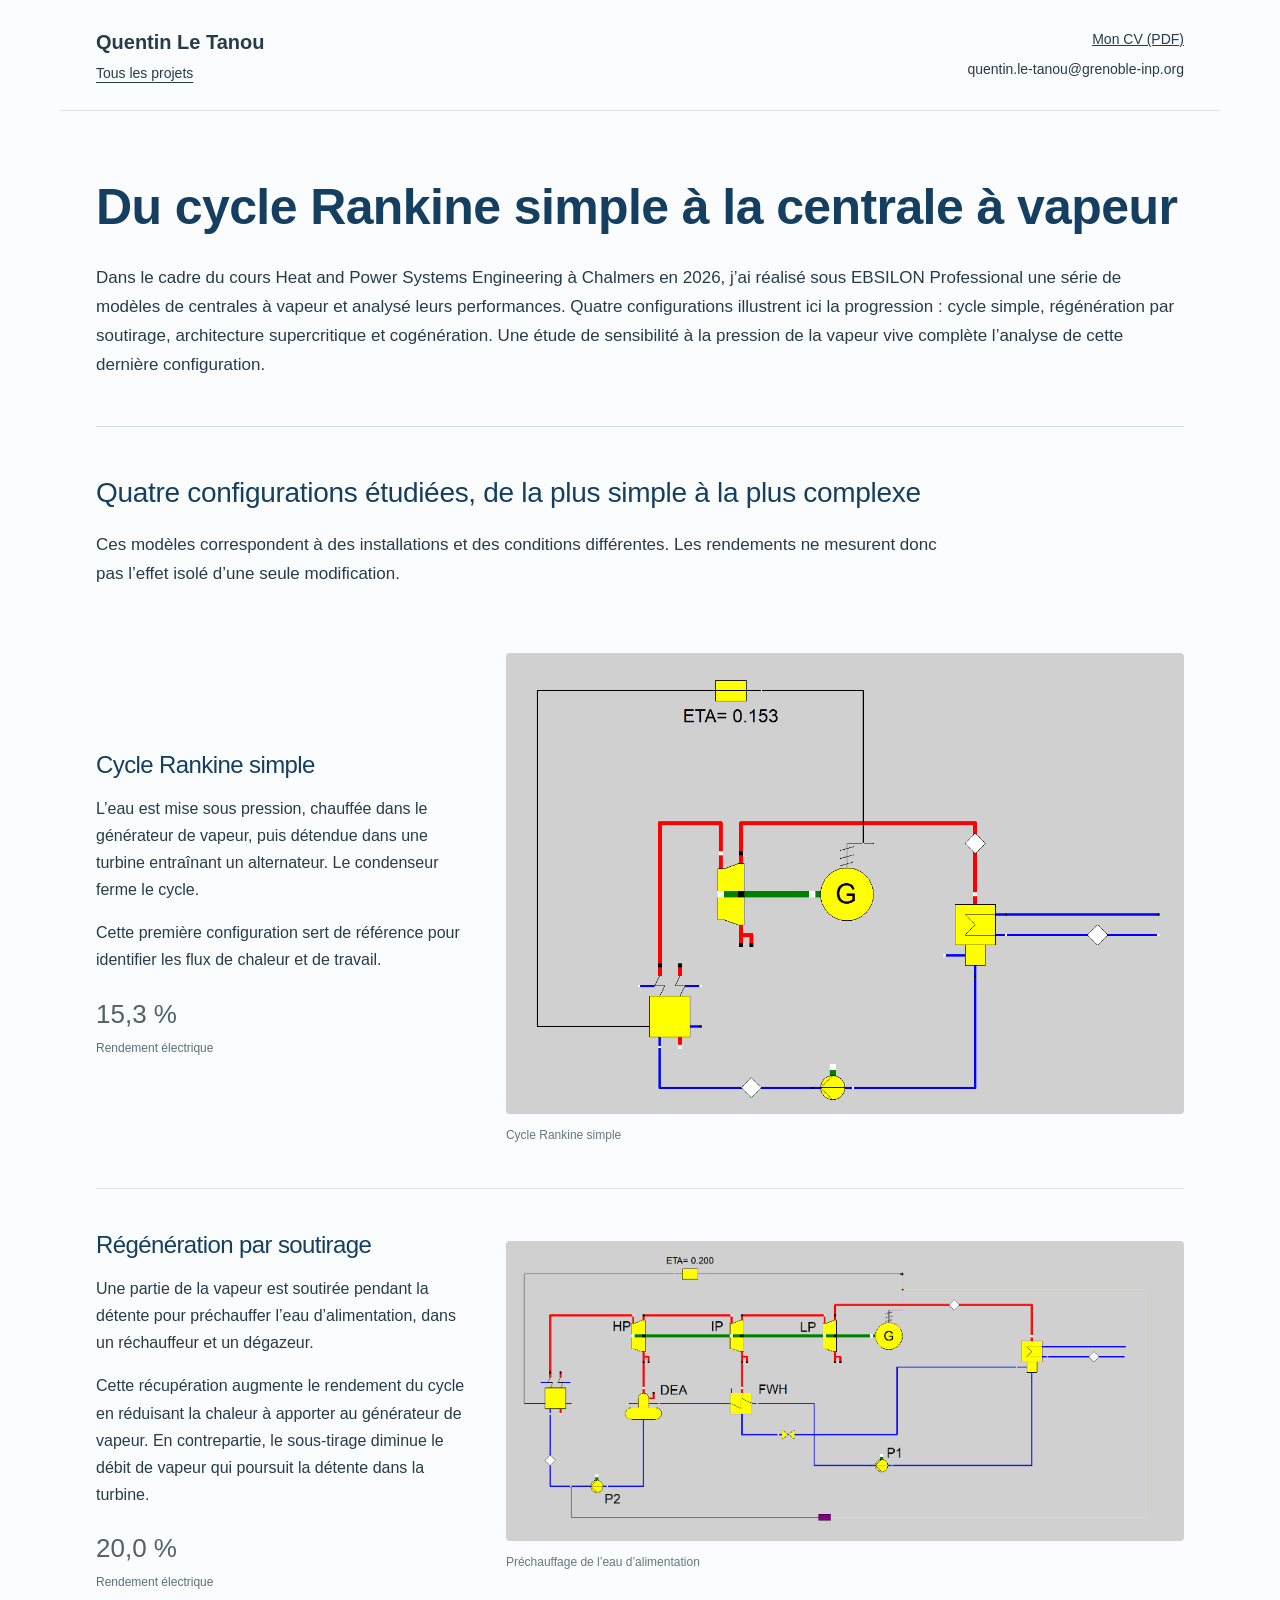
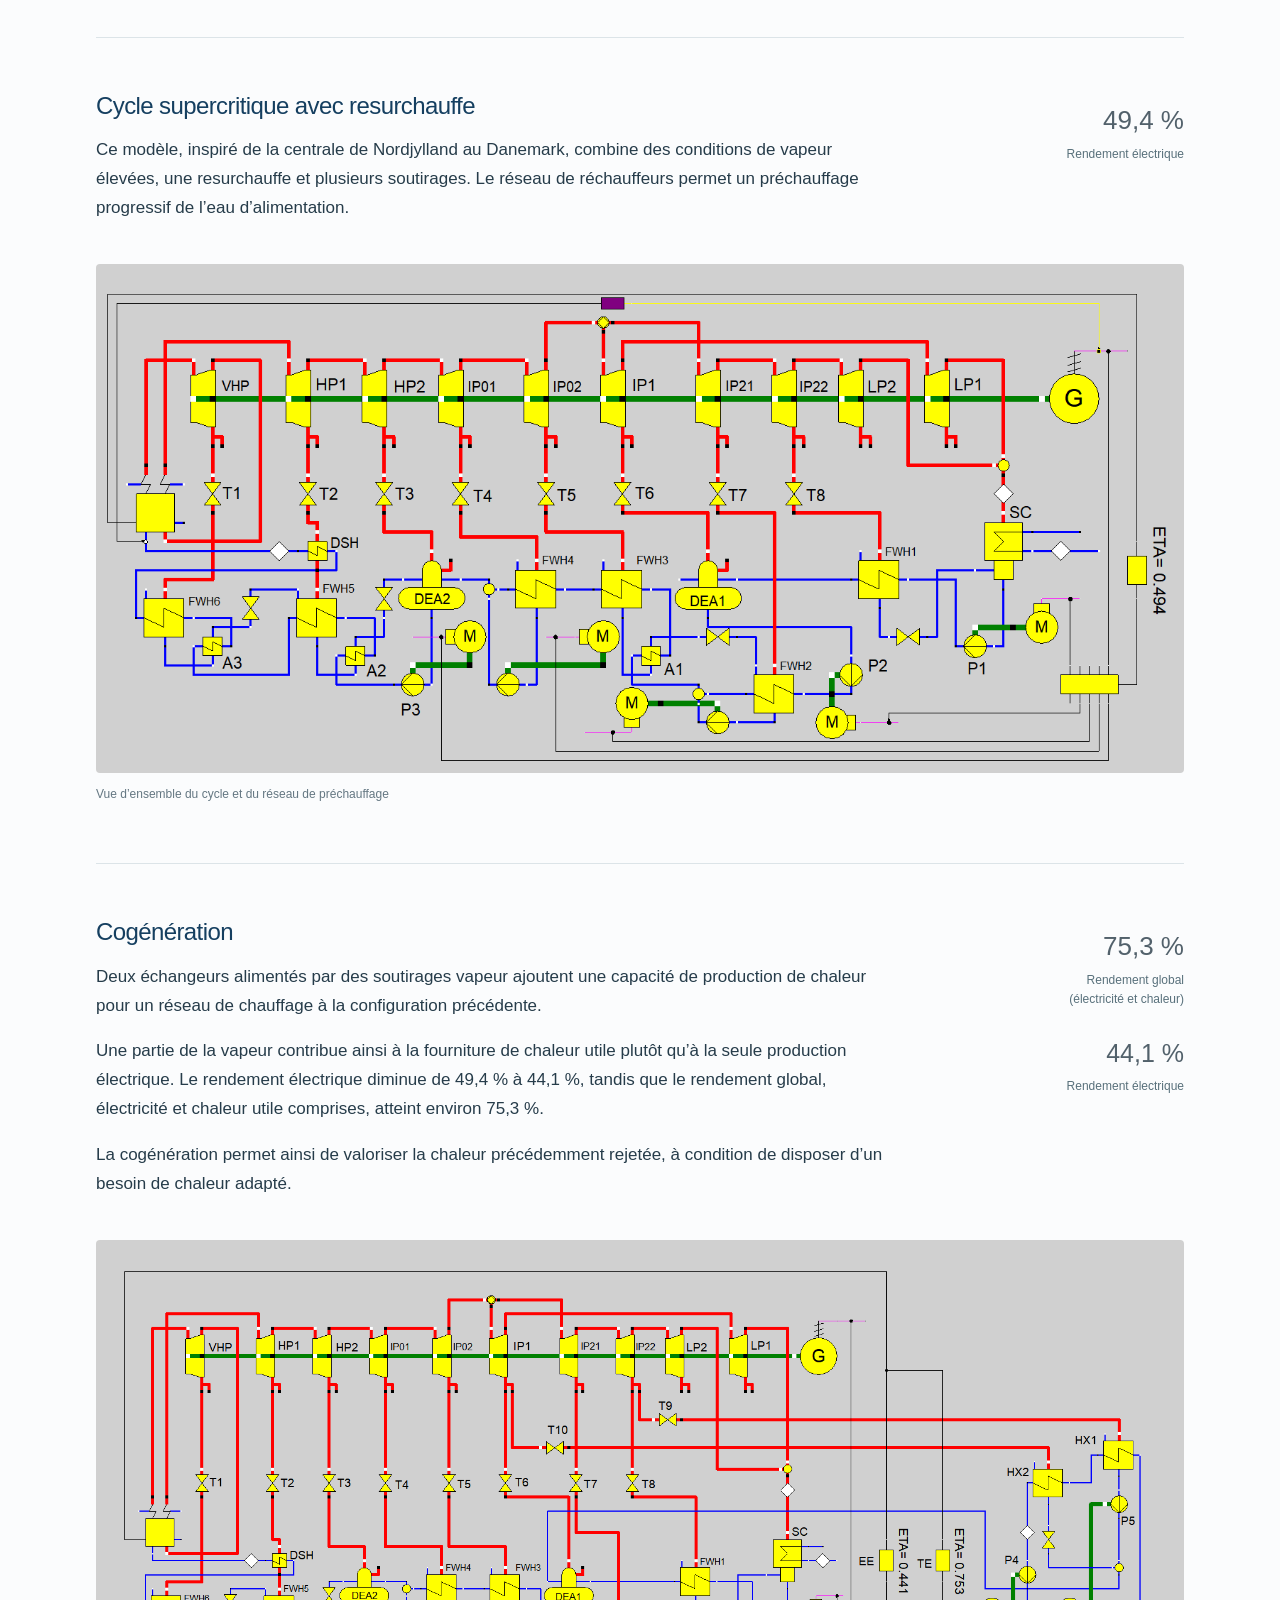
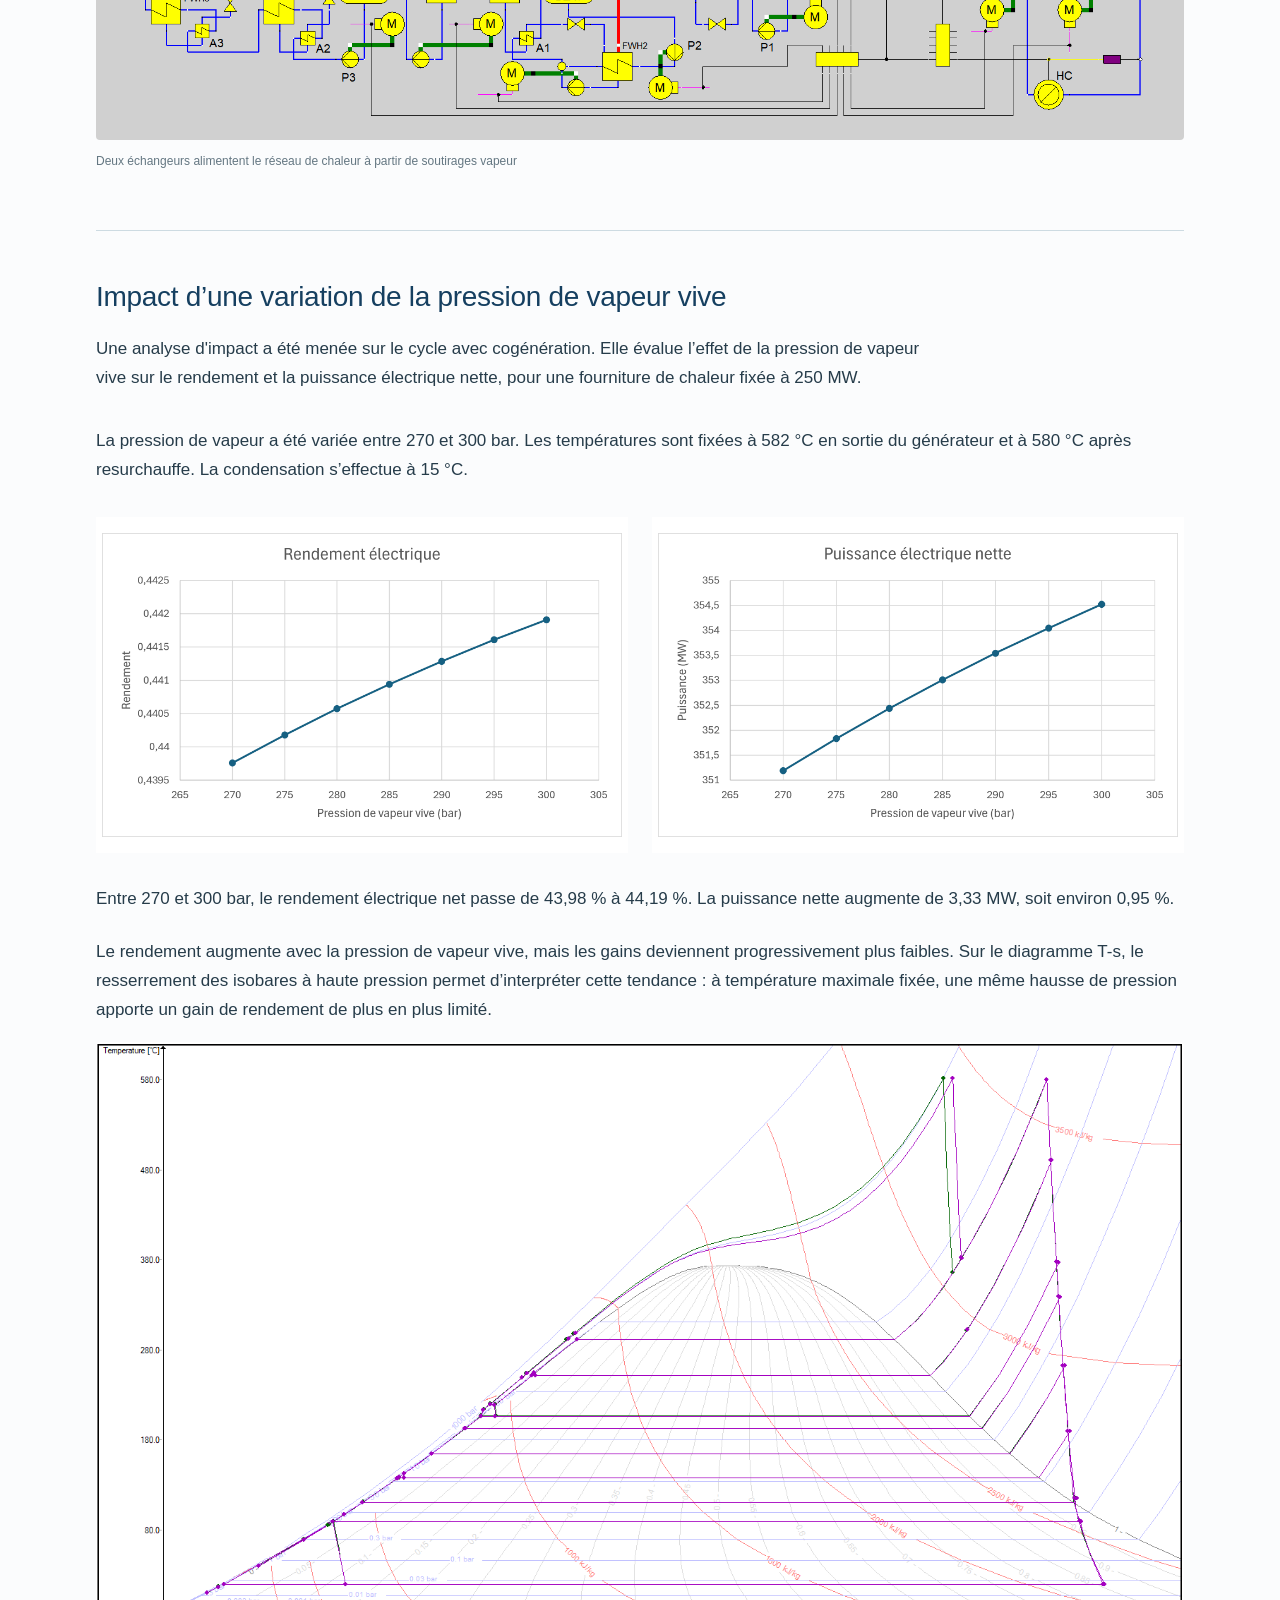
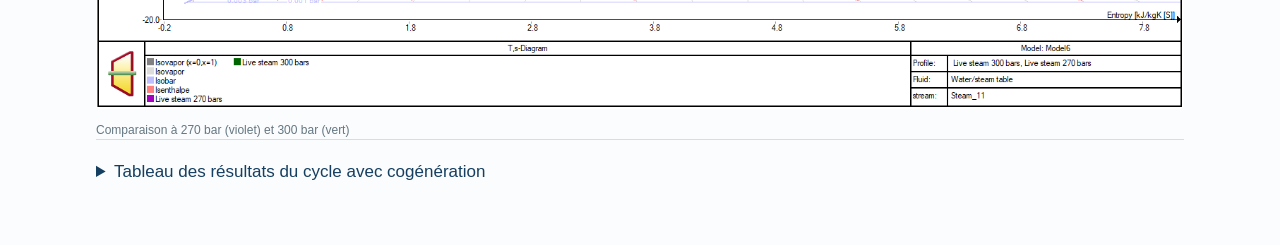
<file: projets/rankine/index.html>
<!doctype html>
<html lang="fr">
  <head>
    <meta charset="utf-8">
    <meta name="viewport" content="width=device-width,initial-scale=1">
    <title>Cycles vapeur | Quentin Le Tanou</title>
    <meta name="description" content="Modélisation de cycles Rankine sous EBSILON et analyse de sensibilité de leurs performances.">
    <link rel="stylesheet" href="style.css">
  </head>
  <body>
    <header class="top">
      <div class="identity">
        <a class="name" href="../../index.html">Quentin Le Tanou</a>
        <a class="back-home" href="../../index.html">Tous les projets</a>
      </div>
      <div class="header-contact">
        <a href="../../documents/Quentin_Le_Tanou_CV.pdf">Mon CV (PDF)</a>
        <div class="email-row">
          <span class="email-address">quentin.le-tanou@grenoble-inp.org</span>
        </div>
      </div>
    </header>
    <main>
      <!-- MODIFICATION DU TEXTE : les paragraphes sont dans les balises p. Les titres sont dans h1,
      h2 et h3. -->
      <!-- SECTION : Du cycle Rankine simple à la centrale à vapeur -->
      <section class="hero">
        <h1>Du cycle Rankine simple à la centrale à vapeur</h1>
        <div class="intro">
          <p>
            Dans le cadre du cours Heat and Power Systems Engineering à Chalmers en 2026, j’ai
            réalisé sous EBSILON Professional une série de modèles de centrales à vapeur et analysé
            leurs performances. Quatre configurations illustrent ici la progression : cycle simple,
            régénération par soutirage, architecture supercritique et cogénération. Une étude de
            sensibilité à la pression de la vapeur vive complète l’analyse de cette dernière
            configuration.
          </p>
        </div>
      </section>
      <!-- SECTION : Présentation -->
      <section id="modeles">
        <div class="section-head">
          <h2>Quatre configurations étudiées, de la plus simple à la plus complexe</h2>
          <p>
            Ces modèles correspondent à des installations et des conditions différentes. Les
            rendements ne mesurent donc pas l’effet isolé d’une seule modification.
          </p>
        </div>
        <article class="model">
          <div class="model-text">
            <h3>Cycle Rankine simple</h3>
            <p>
              L’eau est mise sous pression, chauffée dans le générateur de vapeur, puis détendue
              dans une turbine entraînant un alternateur. Le condenseur ferme le cycle.
            </p>
            <p>
              Cette première configuration sert de référence pour identifier les flux de chaleur et
              de travail.
            </p>
            <div class="metric">
              15,3 %
              <span>Rendement électrique</span>
            </div>
          </div>
          <!-- IMAGE : modifier src et data-image ensemble pour changer le visuel -->
          <figure>
            <button class="zoom" data-image="assets/Model1.png" aria-label="Agrandir le modèle 1">
              <img src="assets/Model1.png" alt="Cycle simple : générateur de vapeur, turbine, alternateur, condenseur et pompe">
            </button>
            <figcaption>Cycle Rankine simple</figcaption>
          </figure>
        </article>
        <article class="model">
          <div class="model-text">
            <h3>Régénération par soutirage</h3>
            <p>
              Une partie de la vapeur est soutirée pendant la détente pour préchauffer l’eau
              d’alimentation, dans un réchauffeur et un dégazeur.
            </p>
            <p>
              Cette récupération augmente le rendement du cycle en réduisant la chaleur à apporter
              au générateur de vapeur. En contrepartie, le sous-tirage diminue le débit de vapeur
              qui poursuit la détente dans la turbine.
            </p>
            <div class="metric">
              20,0 %
              <span>Rendement électrique</span>
            </div>
          </div>
          <!-- IMAGE : modifier src et data-image ensemble pour changer le visuel -->
          <figure>
            <button class="zoom" data-image="assets/Model2.png" aria-label="Agrandir le modèle 2">
              <img src="assets/Model2.png" alt="Cycle régénératif avec soutirages vers le dégazeur DEA et le réchauffeur FWH" loading="lazy">
            </button>
            <figcaption>Préchauffage de l’eau d’alimentation</figcaption>
          </figure>
        </article>
        <article class="advanced">
          <div>
            <h3>Cycle supercritique avec resurchauffe</h3>
            <p>
              Ce modèle, inspiré de la centrale de Nordjylland au Danemark, combine des conditions
              de vapeur élevées, une resurchauffe et plusieurs soutirages. Le réseau de réchauffeurs
              permet un préchauffage progressif de l’eau d’alimentation.
            </p>
          </div>
          <div class="metric">
            49,4 %
            <span>Rendement électrique</span>
          </div>
          <!-- IMAGE : modifier src et data-image ensemble pour changer le visuel -->
          <figure>
            <button class="zoom" data-image="assets/Model5.png" aria-label="Agrandir le modèle 3">
              <img src="assets/Model5.png" alt="Modèle supercritique avec train de turbines et réseau de réchauffeurs régénératifs" loading="lazy">
            </button>
            <figcaption>Vue d’ensemble du cycle et du réseau de préchauffage</figcaption>
          </figure>
        </article>
        <article class="advanced cogen">
          <div>
            <h3>Cogénération</h3>
            <p>
              Deux échangeurs alimentés par des soutirages vapeur ajoutent une capacité de
              production de chaleur pour un réseau de chauffage à la configuration précédente.
            </p>
            <p>
              Une partie de la vapeur contribue ainsi à la fourniture de chaleur utile plutôt qu’à
              la seule production électrique. Le rendement électrique diminue de 49,4 % à 44,1 %,
              tandis que le rendement global, électricité et chaleur utile comprises, atteint
              environ 75,3 %.
            </p>
            <p>
              La cogénération permet ainsi de valoriser la chaleur précédemment rejetée, à condition
              de disposer d’un besoin de chaleur adapté.
            </p>
          </div>
          <div class="metric">
            75,3 %
            <span>Rendement global<br>(électricité et chaleur)</span>
            <div class="secondary-metric">
              44,1 %
              <span>Rendement électrique</span>
            </div>
          </div>
          <!-- IMAGE : modifier src et data-image ensemble pour changer le visuel -->
          <figure>
            <button class="zoom" data-image="assets/Model6.png" aria-label="Agrandir le modèle 4">
              <img src="assets/Model6.png" alt="Modèle 4 avec échangeurs de chauffage urbain" loading="lazy">
            </button>
            <figcaption>
              Deux échangeurs alimentent le réseau de chaleur à partir de soutirages vapeur
            </figcaption>
          </figure>
        </article>
      </section>
      <!-- SECTION : Présentation -->
      <section id="analyse">
        <div class="section-head">
          <h2>Impact d’une variation de la pression de vapeur vive</h2>
          <p>
            Une analyse d'impact a été menée sur le cycle avec cogénération. Elle évalue l’effet de
            la pression de vapeur vive sur le rendement et la puissance électrique nette, pour une
            fourniture de chaleur fixée à 250 MW.
          </p>
        </div>
        <p>
          La pression de vapeur a été variée entre 270 et 300 bar. Les températures sont fixées à
          582 °C en sortie du générateur et à 580 °C après resurchauffe. La condensation s’effectue
          à 15 °C.
        </p>
        <div class="charts">
          <!-- IMAGE : modifier src et data-image ensemble pour changer le visuel -->
          <figure>
            <img src="assets/rendement-oct20.png" alt="Le rendement électrique net augmente de 43,976 à 44,191 pour cent entre 270 et 300 bar">
          </figure>
          <!-- IMAGE : modifier src et data-image ensemble pour changer le visuel -->
          <figure>
            <img src="assets/puissance-oct20.png" alt="La puissance électrique nette augmente de 351,19 à 354,52 MW entre 270 et 300 bar">
          </figure>
        </div>
        <div class="result">
          <p>
            Entre 270 et 300 bar, le rendement électrique net passe de 43,98 % à 44,19 %. La
            puissance nette augmente de 3,33 MW, soit environ 0,95 %.
          </p>
        </div>
        <p>
          Le rendement augmente avec la pression de vapeur vive, mais les gains deviennent
          progressivement plus faibles. Sur le diagramme T-s, le resserrement des isobares à haute
          pression permet d’interpréter cette tendance : à température maximale fixée, une même
          hausse de pression apporte un gain de rendement de plus en plus limité.
        </p>
        <!-- IMAGE : modifier src et data-image ensemble pour changer le visuel -->
        <figure>
          <button class="zoom" data-image="assets/Diagrams.png" aria-label="Agrandir la comparaison des diagrammes à 270 et 300 bar">
            <img src="assets/Diagrams.png" alt="Diagrammes température-entropie superposés : 270 bar en violet et 300 bar en vert" loading="lazy">
          </button>
          <figcaption>Comparaison à 270 bar (violet) et 300 bar (vert)</figcaption>
        </figure>
        <details>
          <summary>Tableau des résultats du cycle avec cogénération</summary>
          <p>
            Le rendement électrique net est le rapport entre la puissance électrique nette et le
            flux thermique fourni au cycle, tels qu’exportés du modèle. Le rendement global inclut
            également les 250 MW de chaleur utile. Le périmètre est celui du modèle thermodynamique,
            sans extrapolation au rendement d’une installation réelle complète.
          </p>
          <div class="table-wrap">
            <table>
              <thead>
                <tr>
                  <th>Pression (bar)</th>
                  <th>Rendement net (%)</th>
                  <th>Puissance nette (MW)</th>
                  <th>Apport thermique (MW)</th>
                </tr>
              </thead>
              <tbody>
                <tr>
                  <td>270</td>
                  <td>43.976</td>
                  <td>351.19</td>
                  <td>798.59</td>
                </tr>
                <tr>
                  <td>275</td>
                  <td>44.018</td>
                  <td>351.83</td>
                  <td>799.29</td>
                </tr>
                <tr>
                  <td>280</td>
                  <td>44.057</td>
                  <td>352.44</td>
                  <td>799.95</td>
                </tr>
                <tr>
                  <td>285</td>
                  <td>44.094</td>
                  <td>353.01</td>
                  <td>800.57</td>
                </tr>
                <tr>
                  <td>290</td>
                  <td>44.129</td>
                  <td>353.54</td>
                  <td>801.16</td>
                </tr>
                <tr>
                  <td>295</td>
                  <td>44.161</td>
                  <td>354.05</td>
                  <td>801.72</td>
                </tr>
                <tr>
                  <td>300</td>
                  <td>44.191</td>
                  <td>354.52</td>
                  <td>802.24</td>
                </tr>
              </tbody>
            </table>
          </div>
        </details>
      </section>
    </main>
    <dialog id="lightbox">
      <button id="close" aria-label="Fermer l’image">
        Fermer ×
      </button>
      <img alt="">
    </dialog>
    <script src="script.js">
    </script>
  </body>
</html>
</file>
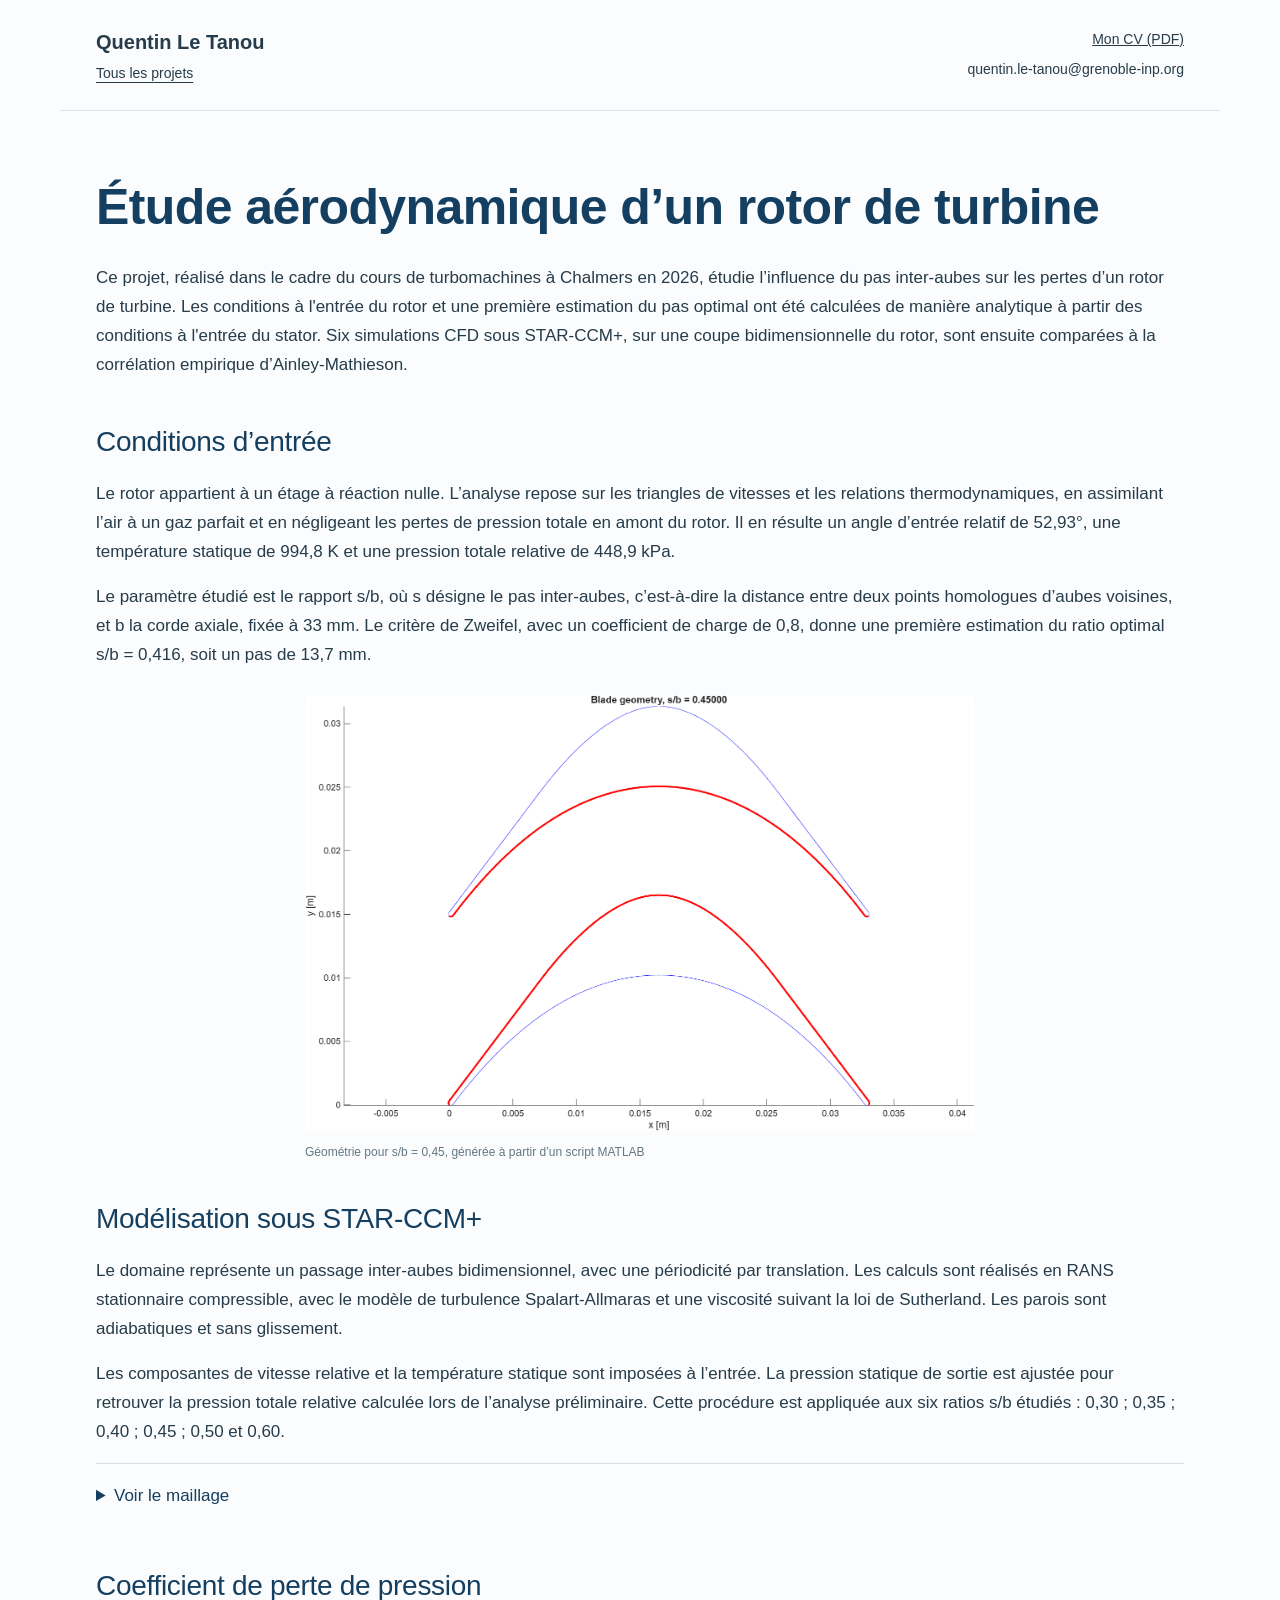
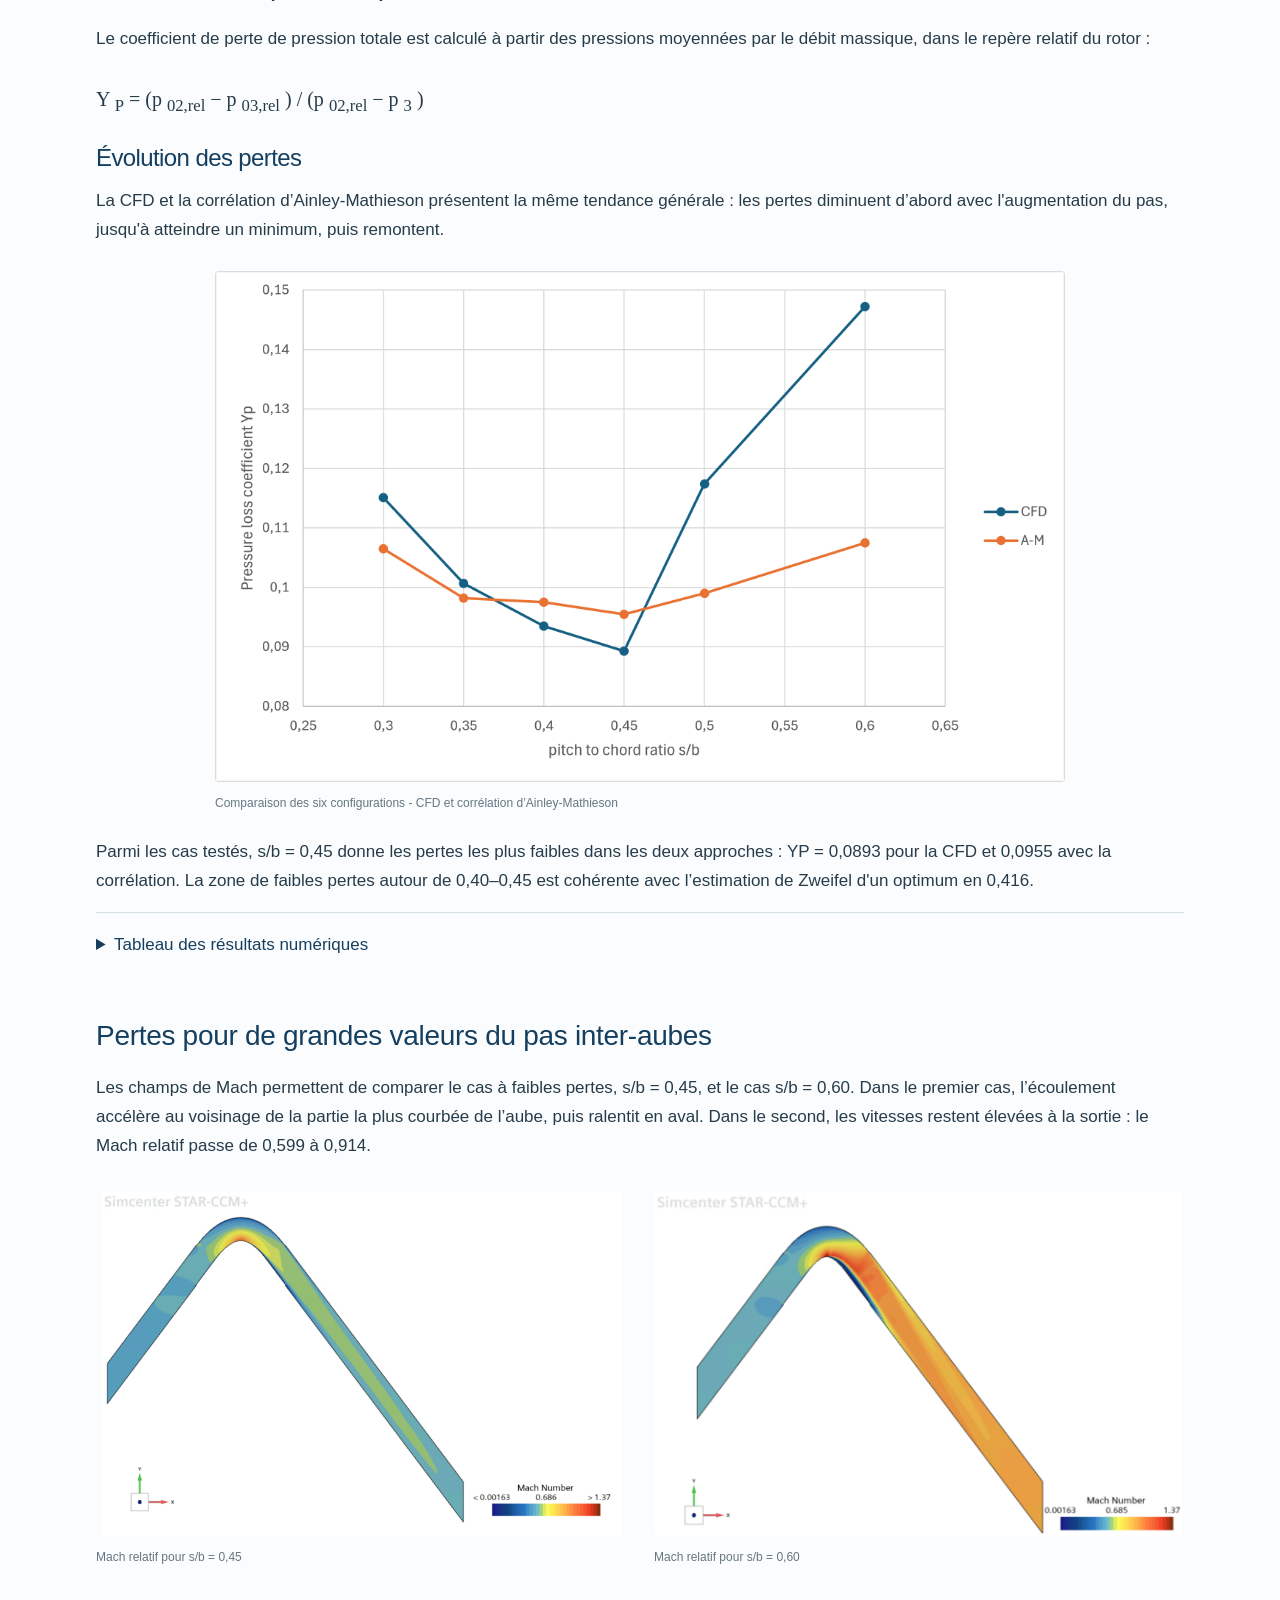
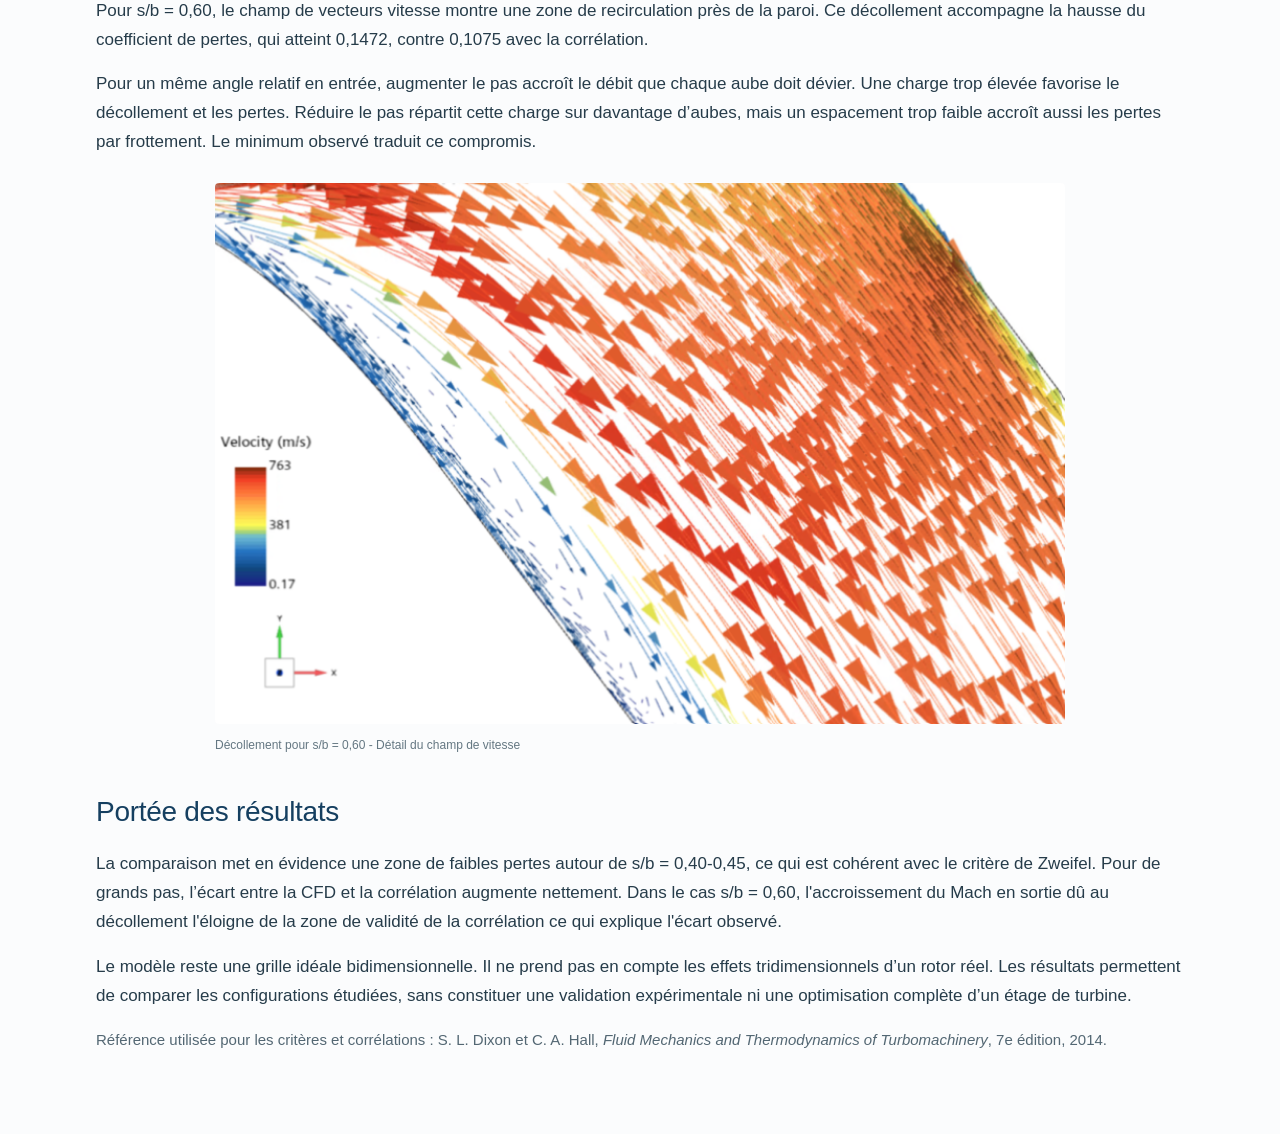
<file: projets/turbine/index.html>
<!doctype html>
<html lang="fr">
  <head>
    <meta charset="utf-8">
    <meta name="viewport" content="width=device-width,initial-scale=1">
    <title>Rotor de turbine | Quentin Le Tanou</title>
    <meta name="description" content="Analyse du pas d’une grille d’aubes de turbine : calcul analytique, CFD sous STAR-CCM+ et comparaison des pertes.">
    <link rel="stylesheet" href="style.css">
  </head>
  <body>
    <header class="top">
      <div class="identity">
        <a class="name" href="../../index.html">Quentin Le Tanou</a>
        <a class="back-home" href="../../index.html">Tous les projets</a>
      </div>
      <div class="header-contact">
        <a href="../../documents/Quentin_Le_Tanou_CV.pdf">Mon CV (PDF)</a>
        <div class="email-row">
          <span class="email-address">quentin.le-tanou@grenoble-inp.org</span>
        </div>
      </div>
    </header>
    <main>
      <!-- MODIFICATION DU TEXTE : les paragraphes sont dans les balises p. Les titres sont dans h1,
      h2 et h3. -->
      <!-- SECTION : Étude aérodynamique d’un rotor de turbine -->
      <section class="hero">
        <h1>Étude aérodynamique d’un rotor de turbine</h1>
        <div class="intro">
          <p>
            Ce projet, réalisé dans le cadre du cours de turbomachines à Chalmers en 2026, étudie
            l’influence du pas inter-aubes sur les pertes d’un rotor de turbine. Les conditions à
            l'entrée du rotor et une première estimation du pas optimal ont été calculées de manière
            analytique à partir des conditions à l'entrée du stator. Six simulations CFD sous
            STAR-CCM+, sur une coupe bidimensionnelle du rotor, sont ensuite comparées à la
            corrélation empirique d’Ainley-Mathieson.
          </p>
        </div>
      </section>
      <!-- SECTION : Conditions d’entrée -->
      <section class="project-section">
        <h2>Conditions d’entrée</h2>
        <p>
          Le rotor appartient à un étage à réaction nulle. L’analyse repose sur les triangles de
          vitesses et les relations thermodynamiques, en assimilant l’air à un gaz parfait et en
          négligeant les pertes de pression totale en amont du rotor. Il en résulte un angle
          d’entrée relatif de 52,93°, une température statique de 994,8 K et une pression totale
          relative de 448,9 kPa.
        </p>
        <p>
          Le paramètre étudié est le rapport s/b, où s désigne le pas inter-aubes, c’est-à-dire la
          distance entre deux points homologues d’aubes voisines, et b la corde axiale, fixée à 33
          mm. Le critère de Zweifel, avec un coefficient de charge de 0,8, donne une première
          estimation du ratio optimal s/b = 0,416, soit un pas de 13,7 mm.
        </p>
        <!-- IMAGE : modifier src et data-image ensemble pour changer le visuel -->
        <figure class="geometry">
          <button class="zoom" data-image="assets/blade.png" aria-label="Agrandir : Géométrie de la grille pour s/b = 0,45">
            <img src="assets/blade.png" alt="Géométrie de la grille pour s/b = 0,45" loading="lazy">
          </button>
          <figcaption>Géométrie pour s/b = 0,45, générée à partir d’un script MATLAB</figcaption>
        </figure>
      </section>
      <!-- SECTION : Modélisation sous STAR-CCM+ -->
      <section class="project-section">
        <h2>Modélisation sous STAR-CCM+</h2>
        <p>
          Le domaine représente un passage inter-aubes bidimensionnel, avec une périodicité par
          translation. Les calculs sont réalisés en RANS stationnaire compressible, avec le modèle
          de turbulence Spalart-Allmaras et une viscosité suivant la loi de Sutherland. Les parois
          sont adiabatiques et sans glissement.
        </p>
        <p>
          Les composantes de vitesse relative et la température statique sont imposées à l’entrée.
          La pression statique de sortie est ajustée pour retrouver la pression totale relative
          calculée lors de l’analyse préliminaire. Cette procédure est appliquée aux six ratios s/b
          étudiés : 0,30 ; 0,35 ; 0,40 ; 0,45 ; 0,50 et 0,60.
        </p>
        <details>
          <summary>Voir le maillage</summary>
          <p>
            Le maillage est polygonal, avec des couches prismatiques près des aubes pour capturer le
            comportement des couches limites.
          </p>
          <p>
            Le y<sup>+</sup> reste inférieur à 2 sur les parois des aubes pour les six configurations
            étudiées, plaçant les premières cellules dans la sous-couche visqueuse.
          </p>
          <!-- IMAGE : modifier src et data-image ensemble pour changer le visuel -->
          <figure class="">
            <button class="zoom" data-image="assets/mesh045.png" aria-label="Agrandir : Maillage du passage inter-aubes à s/b = 0,45">
              <img src="assets/mesh045.png" alt="Maillage du passage inter-aubes à s/b = 0,45" loading="lazy">
            </button>
            <figcaption>Maillage pour s/b = 0,45</figcaption>
          </figure>
          <!-- IMAGE : modifier src et data-image ensemble pour changer le visuel -->
          <figure>
            <button class="zoom" data-image="assets/boundary_layer_mesh.png" aria-label="Agrandir : Détail des couches prismatiques au voisinage de l’aube">
              <img src="assets/boundary_layer_mesh.png" alt="Détail des couches prismatiques au voisinage de l’aube" loading="lazy">
            </button>
            <figcaption>Détail des couches prismatiques au voisinage de l’aube</figcaption>
          </figure>
        </details>
      </section>
      <!-- SECTION : Coefficient de perte de pression -->
      <section class="project-section">
        <h2>Coefficient de perte de pression</h2>
        <p>
          Le coefficient de perte de pression totale est calculé à partir des pressions moyennées
          par le débit massique, dans le repère relatif du rotor :
        </p>
        <div class="equation" aria-label="Y P égale p zéro deux relatif moins p zéro trois relatif, divisé par p zéro deux relatif moins p trois">
          Y
          <sub>P</sub>
          = (p
          <sub>02,rel</sub>
          − p
          <sub>03,rel</sub>
          ) / (p
          <sub>02,rel</sub>
          − p
          <sub>3</sub>
          )
        </div>
        <h3>Évolution des pertes</h3>
        <p>
          La CFD et la corrélation d’Ainley-Mathieson présentent la même tendance générale : les
          pertes diminuent d’abord avec l'augmentation du pas, jusqu'à atteindre un minimum, puis
          remontent.
        </p>
        <!-- IMAGE : modifier src et data-image ensemble pour changer le visuel -->
        <figure class="">
          <button class="zoom" data-image="assets/Yp.png" aria-label="Agrandir : Coefficient de pertes CFD et Ainley-Mathieson en fonction du rapport pas sur corde">
            <img src="assets/Yp.png" alt="Coefficient de pertes CFD et Ainley-Mathieson en fonction du rapport pas sur corde" loading="lazy">
          </button>
          <figcaption>
            Comparaison des six configurations - CFD et corrélation d’Ainley-Mathieson
          </figcaption>
        </figure>
        <p>
          Parmi les cas testés, s/b = 0,45 donne les pertes les plus faibles dans les deux approches
          : YP = 0,0893 pour la CFD et 0,0955 avec la corrélation. La zone de faibles pertes autour
          de 0,40–0,45 est cohérente avec l’estimation de Zweifel d'un optimum en 0,416.
        </p>
        <details>
          <summary>Tableau des résultats numériques</summary>
          <div class="table-wrap">
            <table>
              <thead>
                <tr>
                  <th>s/b</th>
                  <th>s (mm)</th>
                  <th>Y<sub>P</sub> A-M</th>
                  <th>Y<sub>P</sub> CFD</th>
                  <th>Mach relatif en sortie</th>
                </tr>
              </thead>
              <tbody>
                <tr>
                  <td>0,30</td>
                  <td>9,90</td>
                  <td>0,1065</td>
                  <td>0,1151</td>
                  <td>0,628</td>
                </tr>
                <tr>
                  <td>0,35</td>
                  <td>11,55</td>
                  <td>0,0982</td>
                  <td>0,1007</td>
                  <td>0,613</td>
                </tr>
                <tr>
                  <td>0,40</td>
                  <td>13,20</td>
                  <td>0,0975</td>
                  <td>0,0935</td>
                  <td>0,603</td>
                </tr>
                <tr>
                  <td>0,45</td>
                  <td>14,85</td>
                  <td>0,0955</td>
                  <td>0,0893</td>
                  <td>0,599</td>
                </tr>
                <tr>
                  <td>0,50</td>
                  <td>16,50</td>
                  <td>0,0990</td>
                  <td>0,1174</td>
                  <td>0,630</td>
                </tr>
                <tr>
                  <td>0,60</td>
                  <td>19,80</td>
                  <td>0,1075</td>
                  <td>0,1472</td>
                  <td>0,914</td>
                </tr>
              </tbody>
            </table>
          </div>
          <p class="technical">
            Le rapport épaisseur/corde varie également avec les profils générés. Une correction est
            prise en compte dans l’estimation d’Ainley-Mathieson.
          </p>
        </details>
      </section>
      <!-- SECTION : Pertes pour de grandes valeurs du pas inter-aubes -->
      <section class="project-section">
        <h2>Pertes pour de grandes valeurs du pas inter-aubes</h2>
        <p>
          Les champs de Mach permettent de comparer le cas à faibles pertes, s/b = 0,45, et le cas
          s/b = 0,60. Dans le premier cas, l’écoulement accélère au voisinage de la partie la plus
          courbée de l’aube, puis ralentit en aval. Dans le second, les vitesses restent élevées à
          la sortie : le Mach relatif passe de 0,599 à 0,914.
        </p>
        <div class="pair">
          <!-- IMAGE : modifier src et data-image ensemble pour changer le visuel -->
          <figure class="">
            <button class="zoom" data-image="assets/contour_mach_ratio045.png" aria-label="Agrandir : Mach relatif pour s/b = 0,45">
              <img src="assets/contour_mach_ratio045.png" alt="Mach relatif pour s/b = 0,45" loading="lazy">
            </button>
            <figcaption>Mach relatif pour s/b = 0,45</figcaption>
          </figure>
          <!-- IMAGE : modifier src et data-image ensemble pour changer le visuel -->
          <figure class="">
            <button class="zoom" data-image="assets/contour_mach_ratio06.png" aria-label="Agrandir : Mach relatif pour s/b = 0,60">
              <img src="assets/contour_mach_ratio06.png" alt="Mach relatif pour s/b = 0,60" loading="lazy">
            </button>
            <figcaption>Mach relatif pour s/b = 0,60</figcaption>
          </figure>
        </div>
        <p>
          Pour s/b = 0,60, le champ de vecteurs vitesse montre une zone de recirculation près de la
          paroi. Ce décollement accompagne la hausse du coefficient de pertes, qui atteint 0,1472,
          contre 0,1075 avec la corrélation.
        </p>
        <p>
          Pour un même angle relatif en entrée, augmenter le pas accroît le débit que chaque aube
          doit dévier. Une charge trop élevée favorise le décollement et les pertes. Réduire le pas
          répartit cette charge sur davantage d’aubes, mais un espacement trop faible accroît aussi
          les pertes par frottement. Le minimum observé traduit ce compromis.
        </p>
        <!-- IMAGE : modifier src et data-image ensemble pour changer le visuel -->
        <figure class="">
          <button class="zoom" data-image="assets/decollement06.png" aria-label="Agrandir : Vecteurs vitesse montrant une recirculation près de la paroi">
            <img src="assets/decollement06.png" alt="Vecteurs vitesse montrant une recirculation près de la paroi" loading="lazy">
          </button>
          <figcaption>Décollement pour s/b = 0,60 - Détail du champ de vitesse</figcaption>
        </figure>
      </section>
      <!-- SECTION : Portée des résultats -->
      <section class="project-section">
        <h2>Portée des résultats</h2>
        <p>
          La comparaison met en évidence une zone de faibles pertes autour de s/b = 0,40-0,45, ce
          qui est cohérent avec le critère de Zweifel. Pour de grands pas, l’écart entre la CFD et
          la corrélation augmente nettement. Dans le cas s/b = 0,60, l'accroissement du Mach en
          sortie dû au décollement l'éloigne de la zone de validité de la corrélation ce qui
          explique l'écart observé.
        </p>
        <p>
          Le modèle reste une grille idéale bidimensionnelle. Il ne prend pas en compte les effets
          tridimensionnels d’un rotor réel. Les résultats permettent de comparer les configurations
          étudiées, sans constituer une validation expérimentale ni une optimisation complète d’un
          étage de turbine.
        </p>
        <p class="technical">
          Référence utilisée pour les critères et corrélations : S. L. Dixon et C. A. Hall, <i>Fluid
          Mechanics and Thermodynamics of Turbomachinery</i>, 7e édition, 2014.
        </p>
      </section>
    </main>
    <dialog id="lightbox">
      <button id="close" aria-label="Fermer l’image">
        Fermer ×
      </button>
      <img alt="">
    </dialog>
    <script src="script.js">
    </script>
  </body>
</html>
</file>
<file: style.css>
/* Style de l’accueil : couleurs, dimensions et espacement */
* { box-sizing: border-box; }
body {
  margin: 0;
  background: #fbfcfd;
  color: #263c4a;
  font: 17px/1.7 "Segoe UI", Arial, sans-serif;
}
a { color: inherit; text-underline-offset: 4px; }
header, main, footer { max-width: 1160px; margin: auto; padding: 0 36px; }
.top { display: flex; justify-content: space-between; gap: 24px; padding-top: 28px; padding-bottom: 24px; border-bottom: 1px solid #dce4e8; }
.name { font-size: 19px; font-weight: 600; text-decoration: none; }
.top > a:last-child { font-size: 15px; }
.hero { padding: 48px 0 44px; }
h1, h2, h3 { color: #153f60; line-height: 1.2; font-weight: 500; }
h1 { font-size: clamp(34px, 4.5vw, 50px); margin: 16px 0 28px; }
h2 { font-size: 28px; margin: 0 0 18px; }
h3 { font-size: 23px; margin: 20px 0 12px; }
p { margin: 16px 0; }
.contact { display: flex; flex-wrap: wrap; gap: 14px 30px; margin-top: 26px; color: #006e7b; }
.section-intro { margin-bottom: 34px; }
.projects { display: grid; grid-template-columns: repeat(2, minmax(0, 1fr)); gap: 38px 42px; }
.project { border-bottom: 1px solid #dce4e8; padding-bottom: 26px; }
.project > a { display: block; height: 100%; text-decoration: none; }
.project img { display: block; width: 100%; height: 230px; object-fit: contain; background: white; }
.project p { font-size: 16px; margin: 0 0 12px; }
.read { color: #006e7b; font-size: 14px; }
.project a:hover h3, .project a:hover .read { text-decoration: underline; text-underline-offset: 4px; }
footer { display: flex; flex-wrap: wrap; justify-content: space-between; gap: 12px; padding-top: 36px; padding-bottom: 36px; margin-top: 30px; font-size: 13px; color: #627783; }
a:focus-visible { outline: 3px solid #d48235; outline-offset: 5px; }
@media (max-width: 720px) {
  header, main, footer { padding-left: 20px; padding-right: 20px; }
  .projects { grid-template-columns: 1fr; gap: 28px; }
  .hero { padding-top: 30px; }
  .project img { height: 210px; }
  footer a { overflow-wrap: anywhere; }
}

/* En-tête et contact : adresse visible et copiable sans ouvrir une messagerie */
.top { align-items: flex-start; gap: 24px; }
.identity { display: flex; flex-direction: column; gap: 6px; }
.identity .name { margin: 0; font-size: 20px; font-weight: 600; line-height: 1.4; }
.profile-line { margin: 0; color: #153f60; font-size: 18px; line-height: 1.4; }
.header-contact { text-align: right; font-size: 14px; }
.email-row { display: flex; align-items: center; gap: 10px; margin-top: 6px; }
.email-address { user-select: all; overflow-wrap: anywhere; }
.copy-email { background: none; border: 1px solid #ccdce2; border-radius: 3px; padding: 2px 7px; color: #526773; font: inherit; font-size: 12px; cursor: pointer; }
.copy-status { font-size: 12px; color: #526773; }
main { padding-bottom: 40px; }
video { display: block; width: 100%; height: auto; }
.measurement-diagram { max-width: 520px !important; }
.metric, .secondary-metric, .conditions { color: #52616b; }
.metric { font-size: 26px; }
@media(max-width: 720px) {
  .top { flex-direction: column; }
  .header-contact { text-align: left; }
  .email-row { flex-wrap: wrap; }
}

/* Pas de séparateur sous la dernière rangée de projets */
.project:nth-last-child(-n+2) { border-bottom: 0; }
@media(max-width:720px) { .project:nth-last-child(2) { border-bottom: 1px solid #dce4e8; } }
</file>
<file: projets/brayton/style.css>
*{box-sizing:border-box}html{scroll-behavior:smooth;scroll-padding-top:30px}body{margin:0;background:#fbfcfd;color:#263c4a;font:17px/1.7 "Segoe UI",Arial,sans-serif}a{color:inherit}button{font:inherit}.top,main,footer{max-width:1160px;margin:auto;padding-left:36px;padding-right:36px}.top{display:flex;align-items:center;justify-content:space-between;padding-top:28px;padding-bottom:24px;border-bottom:1px solid #dce4e8}.name{text-decoration:none;font-size:19px;font-weight:650}.name span{display:block;font-size:12px;color:#627783;font-weight:400;letter-spacing:1px}nav{display:flex;gap:28px;font-size:14px}nav a{text-decoration:none}nav a:hover{color:#007582}.hero{padding:70px 0 54px}.eyebrow{text-transform:uppercase;letter-spacing:2.2px;font-size:12px;color:#00727c;font-weight:650}h1,h2,h3{color:#153f60;line-height:1.15;font-weight:600;letter-spacing:-.6px}h1{font-size:clamp(36px,5.3vw,62px);margin:22px 0}h2{font-size:34px;margin:14px 0 22px}h3{font-size:27px;margin:12px 0}.lead{font-size:22px;line-height:1.5;max-width:780px;color:#526773}.tags{display:flex;flex-wrap:wrap;gap:10px;margin:28px 0}.tags span{font-size:13px;padding:5px 12px;border:1px solid #ccdce2;border-radius:4px}.intro{display:block;width:100%;margin-top:28px}.intro p{margin:0}.section-head{border-top:1px solid #cddbe2;padding-top:36px;margin-bottom:34px}.section-head p{max-width:850px}.model{display:grid;grid-template-columns:34% 1fr;gap:40px;align-items:center;padding:30px 0 44px;border-bottom:1px solid #dce4e8}.number{color:#78949f;font-size:16px;letter-spacing:3px}.subtitle{color:#00727c;font-weight:600;font-size:15px;margin-top:0}.model-text p{font-size:16px}.metric{color:#006e7b;font-size:40px;font-weight:600;line-height:1.2;margin-top:25px}.metric span{display:block;font-size:12px;font-weight:400;color:#58707b;line-height:1.6;margin-top:9px}figure{margin:0}img{max-width:100%;height:auto;display:block}.zoom{display:block;padding:0;border:0;background:none;width:100%;cursor:zoom-in}.zoom img{width:100%;border-radius:4px}figcaption{font-size:12px;color:#647782;line-height:1.5;margin-top:12px}.advanced{display:grid;grid-template-columns:1fr 230px;gap:24px 60px;padding:42px 0 60px}.advanced figure{grid-column:1/-1}.advanced .metric{text-align:right}.conditions{display:grid;grid-template-columns:repeat(3,1fr);background:#eaf2f4;margin:24px 0;padding:24px;gap:20px}.conditions b{display:block;font-size:22px;color:#153f60}.conditions span{font-size:13px}.charts{display:grid;grid-template-columns:1fr 1fr;gap:24px;margin:32px 0}.charts figure{background:white;padding:16px 6px}.charts figcaption{padding:0 18px}.result{border-left:4px solid #00727c;background:#edf5f5;padding:22px 28px;margin:26px 0}.result strong{font-size:25px;color:#006e7b}.result p{margin:10px 0 0}details{border-top:1px solid #d4dfe4;padding:18px 0}summary{cursor:pointer;font-weight:600;color:#153f60}details figure{margin:24px 0}.table-wrap{overflow:auto}table{border-collapse:collapse;width:100%;font-size:14px}th,td{text-align:right;padding:10px;border-bottom:1px solid #dce4e8}th:first-child,td:first-child{text-align:left}.closing{margin-top:50px;padding:40px;background:#153f60;color:#e2edf2;border-radius:6px}.closing h2{color:white}.closing .eyebrow{color:#9ccdd2}.closing-grid{display:grid;grid-template-columns:repeat(3,1fr);gap:30px;font-size:15px}.closing-grid b{color:white}footer{display:flex;gap:24px;align-items:center;padding-top:35px;padding-bottom:35px;font-size:12px;color:#627783}footer a{margin-left:auto}dialog{border:0;border-radius:6px;max-width:96vw;max-height:95vh;padding:45px 12px 12px;background:white}dialog::backdrop{background:#102b3de6}dialog img{max-height:82vh;max-width:90vw;object-fit:contain}#close{position:absolute;right:12px;top:7px;background:white;border:1px solid #ccdce2;border-radius:4px;cursor:pointer;color:#153f60}a:focus-visible,button:focus-visible,summary:focus-visible{outline:3px solid #d48235;outline-offset:4px}@media(max-width:720px){.top,main,footer{padding-left:20px;padding-right:20px}.top{align-items:flex-start}nav{gap:12px;font-size:12px}.hero{padding-top:40px}h2{font-size:28px}.intro,.model,.advanced,.charts,.closing-grid{grid-template-columns:1fr}.intro{gap:18px}.model{gap:16px}.advanced{gap:15px}.advanced .metric{text-align:left;margin:0 0 18px}.conditions{grid-template-columns:1fr;padding:20px}.closing{padding:25px}.closing-grid{gap:0}footer{flex-wrap:wrap;gap:12px}footer span{display:none}.lead{font-size:19px}}@media(prefers-reduced-motion:reduce){html{scroll-behavior:auto}}
.cogen{border-top:1px solid #dce4e8}.secondary-metric{font-size:29px;margin-top:28px}.hero{padding-top:46px;padding-bottom:46px}

/* Simplified presentation */
.number{font-size:14px;letter-spacing:0;color:#627783}
h1{font-size:clamp(34px,4.5vw,50px)}
h2{font-size:28px;font-weight:500;letter-spacing:-.3px}
h3{font-size:24px;font-weight:500}
.subtitle{font-weight:400;color:#526773}
.metric{font-size:30px;font-weight:400}
.secondary-metric{font-size:25px}
.conditions{display:block;background:none;padding:0;margin:20px 0;color:#526773}
.result{border:0;background:none;padding:0;margin:24px 0}
.interpretation{margin:35px 0}
.interpretation figure{margin:25px 0}
summary{font-weight:400}

.project-section{margin:0 0 42px}.project-section h2{margin-top:0}.project-section p{margin:16px 0}.project-section figure{margin:26px auto;max-width:850px}.pair{display:grid;grid-template-columns:1fr 1fr;gap:28px;align-items:start}.pair figure{margin:15px 0;width:100%}.pair img{width:100%;aspect-ratio:1.54;object-fit:contain}.equation{overflow-x:auto;padding:12px 0;font-family:Georgia,serif;font-size:20px}.technical{color:#536773;font-size:15px}.geometry{max-width:670px!important}footer{border-top:1px solid #dce4e8}@media(max-width:720px){.pair{grid-template-columns:1fr}.project-section{margin-bottom:32px}}

/* Navigation vers la page principale */
.back-home { font-size: 14px; text-underline-offset: 4px; }
.top { gap: 20px; }
footer .back-home { margin-left: 0; }

/* En-tête et contact : adresse visible et copiable sans ouvrir une messagerie */
.top { align-items: flex-start; gap: 24px; }
.identity { display: flex; flex-direction: column; gap: 6px; }
.identity .name { margin: 0; font-size: 20px; font-weight: 600; line-height: 1.4; }
.profile-line { margin: 0; color: #153f60; font-size: 18px; line-height: 1.4; }
.header-contact { text-align: right; font-size: 14px; }
.email-row { display: flex; align-items: center; gap: 10px; margin-top: 6px; }
.email-address { user-select: all; overflow-wrap: anywhere; }
.copy-email { background: none; border: 1px solid #ccdce2; border-radius: 3px; padding: 2px 7px; color: #526773; font: inherit; font-size: 12px; cursor: pointer; }
.copy-status { font-size: 12px; color: #526773; }
main { padding-bottom: 40px; }
video { display: block; width: 100%; height: auto; }
.measurement-diagram { max-width: 520px !important; }
.metric, .secondary-metric, .conditions { color: #52616b; }
.metric { font-size: 26px; }
@media(max-width: 720px) {
  .top { flex-direction: column; }
  .header-contact { text-align: left; }
  .email-row { flex-wrap: wrap; }
}
</file>
<file: projets/compressible/style.css>
*{box-sizing:border-box}html{scroll-behavior:smooth;scroll-padding-top:30px}body{margin:0;background:#fbfcfd;color:#263c4a;font:17px/1.7 "Segoe UI",Arial,sans-serif}a{color:inherit}button{font:inherit}.top,main,footer{max-width:1160px;margin:auto;padding-left:36px;padding-right:36px}.top{display:flex;align-items:center;justify-content:space-between;padding-top:28px;padding-bottom:24px;border-bottom:1px solid #dce4e8}.name{text-decoration:none;font-size:19px;font-weight:650}.name span{display:block;font-size:12px;color:#627783;font-weight:400;letter-spacing:1px}nav{display:flex;gap:28px;font-size:14px}nav a{text-decoration:none}nav a:hover{color:#007582}.hero{padding:70px 0 54px}.eyebrow{text-transform:uppercase;letter-spacing:2.2px;font-size:12px;color:#00727c;font-weight:650}h1,h2,h3{color:#153f60;line-height:1.15;font-weight:600;letter-spacing:-.6px}h1{font-size:clamp(36px,5.3vw,62px);margin:22px 0}h2{font-size:34px;margin:14px 0 22px}h3{font-size:27px;margin:12px 0}.lead{font-size:22px;line-height:1.5;max-width:780px;color:#526773}.tags{display:flex;flex-wrap:wrap;gap:10px;margin:28px 0}.tags span{font-size:13px;padding:5px 12px;border:1px solid #ccdce2;border-radius:4px}.intro{display:block;width:100%;margin-top:28px}.intro p{margin:0}.section-head{border-top:1px solid #cddbe2;padding-top:36px;margin-bottom:34px}.section-head p{max-width:850px}.model{display:grid;grid-template-columns:34% 1fr;gap:40px;align-items:center;padding:30px 0 44px;border-bottom:1px solid #dce4e8}.number{color:#78949f;font-size:16px;letter-spacing:3px}.subtitle{color:#00727c;font-weight:600;font-size:15px;margin-top:0}.model-text p{font-size:16px}.metric{color:#006e7b;font-size:40px;font-weight:600;line-height:1.2;margin-top:25px}.metric span{display:block;font-size:12px;font-weight:400;color:#58707b;line-height:1.6;margin-top:9px}figure{margin:0}img{max-width:100%;height:auto;display:block}.zoom{display:block;padding:0;border:0;background:none;width:100%;cursor:zoom-in}.zoom img{width:100%;border-radius:4px}figcaption{font-size:12px;color:#647782;line-height:1.5;margin-top:12px}.advanced{display:grid;grid-template-columns:1fr 230px;gap:24px 60px;padding:42px 0 60px}.advanced figure{grid-column:1/-1}.advanced .metric{text-align:right}.conditions{display:grid;grid-template-columns:repeat(3,1fr);background:#eaf2f4;margin:24px 0;padding:24px;gap:20px}.conditions b{display:block;font-size:22px;color:#153f60}.conditions span{font-size:13px}.charts{display:grid;grid-template-columns:1fr 1fr;gap:24px;margin:32px 0}.charts figure{background:white;padding:16px 6px}.charts figcaption{padding:0 18px}.result{border-left:4px solid #00727c;background:#edf5f5;padding:22px 28px;margin:26px 0}.result strong{font-size:25px;color:#006e7b}.result p{margin:10px 0 0}details{border-top:1px solid #d4dfe4;padding:18px 0}summary{cursor:pointer;font-weight:600;color:#153f60}details figure{margin:24px 0}.table-wrap{overflow:auto}table{border-collapse:collapse;width:100%;font-size:14px}th,td{text-align:right;padding:10px;border-bottom:1px solid #dce4e8}th:first-child,td:first-child{text-align:left}.closing{margin-top:50px;padding:40px;background:#153f60;color:#e2edf2;border-radius:6px}.closing h2{color:white}.closing .eyebrow{color:#9ccdd2}.closing-grid{display:grid;grid-template-columns:repeat(3,1fr);gap:30px;font-size:15px}.closing-grid b{color:white}footer{display:flex;gap:24px;align-items:center;padding-top:35px;padding-bottom:35px;font-size:12px;color:#627783}footer a{margin-left:auto}dialog{border:0;border-radius:6px;max-width:96vw;max-height:95vh;padding:45px 12px 12px;background:white}dialog::backdrop{background:#102b3de6}dialog img{max-height:82vh;max-width:90vw;object-fit:contain}#close{position:absolute;right:12px;top:7px;background:white;border:1px solid #ccdce2;border-radius:4px;cursor:pointer;color:#153f60}a:focus-visible,button:focus-visible,summary:focus-visible{outline:3px solid #d48235;outline-offset:4px}@media(max-width:720px){.top,main,footer{padding-left:20px;padding-right:20px}.top{align-items:flex-start}nav{gap:12px;font-size:12px}.hero{padding-top:40px}h2{font-size:28px}.intro,.model,.advanced,.charts,.closing-grid{grid-template-columns:1fr}.intro{gap:18px}.model{gap:16px}.advanced{gap:15px}.advanced .metric{text-align:left;margin:0 0 18px}.conditions{grid-template-columns:1fr;padding:20px}.closing{padding:25px}.closing-grid{gap:0}footer{flex-wrap:wrap;gap:12px}footer span{display:none}.lead{font-size:19px}}@media(prefers-reduced-motion:reduce){html{scroll-behavior:auto}}
.cogen{border-top:1px solid #dce4e8}.secondary-metric{font-size:29px;margin-top:28px}.hero{padding-top:46px;padding-bottom:46px}

/* Simplified presentation */
.number{font-size:14px;letter-spacing:0;color:#627783}
h1{font-size:clamp(34px,4.5vw,50px)}
h2{font-size:28px;font-weight:500;letter-spacing:-.3px}
h3{font-size:24px;font-weight:500}
.subtitle{font-weight:400;color:#526773}
.metric{font-size:30px;font-weight:400}
.secondary-metric{font-size:25px}
.conditions{display:block;background:none;padding:0;margin:20px 0;color:#526773}
.result{border:0;background:none;padding:0;margin:24px 0}
.interpretation{margin:35px 0}
.interpretation figure{margin:25px 0}
summary{font-weight:400}

.project-section{margin:0 0 42px}.project-section h2{margin-top:0}.project-section p{margin:16px 0}.project-section figure{margin:26px auto;max-width:850px}.pair{display:grid;grid-template-columns:1fr 1fr;gap:28px;align-items:start}.pair figure{margin:15px 0;width:100%}.pair img{width:100%;aspect-ratio:1.54;object-fit:contain}.equation{overflow-x:auto;padding:12px 0;font-family:Georgia,serif;font-size:20px}.technical{color:#536773;font-size:15px}.geometry{max-width:670px!important}footer{border-top:1px solid #dce4e8}@media(max-width:720px){.pair{grid-template-columns:1fr}.project-section{margin-bottom:32px}}

/* Navigation vers la page principale */
.back-home { font-size: 14px; text-underline-offset: 4px; }
.top { gap: 20px; }
footer .back-home { margin-left: 0; }

/* En-tête et contact : adresse visible et copiable sans ouvrir une messagerie */
.top { align-items: flex-start; gap: 24px; }
.identity { display: flex; flex-direction: column; gap: 6px; }
.identity .name { margin: 0; font-size: 20px; font-weight: 600; line-height: 1.4; }
.profile-line { margin: 0; color: #153f60; font-size: 18px; line-height: 1.4; }
.header-contact { text-align: right; font-size: 14px; }
.email-row { display: flex; align-items: center; gap: 10px; margin-top: 6px; }
.email-address { user-select: all; overflow-wrap: anywhere; }
.copy-email { background: none; border: 1px solid #ccdce2; border-radius: 3px; padding: 2px 7px; color: #526773; font: inherit; font-size: 12px; cursor: pointer; }
.copy-status { font-size: 12px; color: #526773; }
main { padding-bottom: 40px; }
video { display: block; width: 100%; height: auto; }
.measurement-diagram { max-width: 520px !important; }
.metric, .secondary-metric, .conditions { color: #52616b; }
.metric { font-size: 26px; }
@media(max-width: 720px) {
  .top { flex-direction: column; }
  .header-contact { text-align: left; }
  .email-row { flex-wrap: wrap; }
}
</file>
<file: projets/diffuseur/style.css>
*{box-sizing:border-box}html{scroll-behavior:smooth;scroll-padding-top:30px}body{margin:0;background:#fbfcfd;color:#263c4a;font:17px/1.7 "Segoe UI",Arial,sans-serif}a{color:inherit}button{font:inherit}.top,main,footer{max-width:1160px;margin:auto;padding-left:36px;padding-right:36px}.top{display:flex;align-items:center;justify-content:space-between;padding-top:28px;padding-bottom:24px;border-bottom:1px solid #dce4e8}.name{text-decoration:none;font-size:19px;font-weight:650}.name span{display:block;font-size:12px;color:#627783;font-weight:400;letter-spacing:1px}nav{display:flex;gap:28px;font-size:14px}nav a{text-decoration:none}nav a:hover{color:#007582}.hero{padding:70px 0 54px}.eyebrow{text-transform:uppercase;letter-spacing:2.2px;font-size:12px;color:#00727c;font-weight:650}h1,h2,h3{color:#153f60;line-height:1.15;font-weight:600;letter-spacing:-.6px}h1{font-size:clamp(36px,5.3vw,62px);margin:22px 0}h2{font-size:34px;margin:14px 0 22px}h3{font-size:27px;margin:12px 0}.lead{font-size:22px;line-height:1.5;max-width:780px;color:#526773}.tags{display:flex;flex-wrap:wrap;gap:10px;margin:28px 0}.tags span{font-size:13px;padding:5px 12px;border:1px solid #ccdce2;border-radius:4px}.intro{display:block;width:100%;margin-top:28px}.intro p{margin:0}.section-head{border-top:1px solid #cddbe2;padding-top:36px;margin-bottom:34px}.section-head p{max-width:850px}.model{display:grid;grid-template-columns:34% 1fr;gap:40px;align-items:center;padding:30px 0 44px;border-bottom:1px solid #dce4e8}.number{color:#78949f;font-size:16px;letter-spacing:3px}.subtitle{color:#00727c;font-weight:600;font-size:15px;margin-top:0}.model-text p{font-size:16px}.metric{color:#006e7b;font-size:40px;font-weight:600;line-height:1.2;margin-top:25px}.metric span{display:block;font-size:12px;font-weight:400;color:#58707b;line-height:1.6;margin-top:9px}figure{margin:0}img{max-width:100%;height:auto;display:block}.zoom{display:block;padding:0;border:0;background:none;width:100%;cursor:zoom-in}.zoom img{width:100%;border-radius:4px}figcaption{font-size:12px;color:#647782;line-height:1.5;margin-top:12px}.advanced{display:grid;grid-template-columns:1fr 230px;gap:24px 60px;padding:42px 0 60px}.advanced figure{grid-column:1/-1}.advanced .metric{text-align:right}.conditions{display:grid;grid-template-columns:repeat(3,1fr);background:#eaf2f4;margin:24px 0;padding:24px;gap:20px}.conditions b{display:block;font-size:22px;color:#153f60}.conditions span{font-size:13px}.charts{display:grid;grid-template-columns:1fr 1fr;gap:24px;margin:32px 0}.charts figure{background:white;padding:16px 6px}.charts figcaption{padding:0 18px}.result{border-left:4px solid #00727c;background:#edf5f5;padding:22px 28px;margin:26px 0}.result strong{font-size:25px;color:#006e7b}.result p{margin:10px 0 0}details{border-top:1px solid #d4dfe4;padding:18px 0}summary{cursor:pointer;font-weight:600;color:#153f60}details figure{margin:24px 0}.table-wrap{overflow:auto}table{border-collapse:collapse;width:100%;font-size:14px}th,td{text-align:right;padding:10px;border-bottom:1px solid #dce4e8}th:first-child,td:first-child{text-align:left}.closing{margin-top:50px;padding:40px;background:#153f60;color:#e2edf2;border-radius:6px}.closing h2{color:white}.closing .eyebrow{color:#9ccdd2}.closing-grid{display:grid;grid-template-columns:repeat(3,1fr);gap:30px;font-size:15px}.closing-grid b{color:white}footer{display:flex;gap:24px;align-items:center;padding-top:35px;padding-bottom:35px;font-size:12px;color:#627783}footer a{margin-left:auto}dialog{border:0;border-radius:6px;max-width:96vw;max-height:95vh;padding:45px 12px 12px;background:white}dialog::backdrop{background:#102b3de6}dialog img{max-height:82vh;max-width:90vw;object-fit:contain}#close{position:absolute;right:12px;top:7px;background:white;border:1px solid #ccdce2;border-radius:4px;cursor:pointer;color:#153f60}a:focus-visible,button:focus-visible,summary:focus-visible{outline:3px solid #d48235;outline-offset:4px}@media(max-width:720px){.top,main,footer{padding-left:20px;padding-right:20px}.top{align-items:flex-start}nav{gap:12px;font-size:12px}.hero{padding-top:40px}h2{font-size:28px}.intro,.model,.advanced,.charts,.closing-grid{grid-template-columns:1fr}.intro{gap:18px}.model{gap:16px}.advanced{gap:15px}.advanced .metric{text-align:left;margin:0 0 18px}.conditions{grid-template-columns:1fr;padding:20px}.closing{padding:25px}.closing-grid{gap:0}footer{flex-wrap:wrap;gap:12px}footer span{display:none}.lead{font-size:19px}}@media(prefers-reduced-motion:reduce){html{scroll-behavior:auto}}
.cogen{border-top:1px solid #dce4e8}.secondary-metric{font-size:29px;margin-top:28px}.hero{padding-top:46px;padding-bottom:46px}

/* Simplified presentation */
.number{font-size:14px;letter-spacing:0;color:#627783}
h1{font-size:clamp(34px,4.5vw,50px)}
h2{font-size:28px;font-weight:500;letter-spacing:-.3px}
h3{font-size:24px;font-weight:500}
.subtitle{font-weight:400;color:#526773}
.metric{font-size:30px;font-weight:400}
.secondary-metric{font-size:25px}
.conditions{display:block;background:none;padding:0;margin:20px 0;color:#526773}
.result{border:0;background:none;padding:0;margin:24px 0}
.interpretation{margin:35px 0}
.interpretation figure{margin:25px 0}
summary{font-weight:400}

.project-section{margin:0 0 42px}.project-section h2{margin-top:0}.project-section p{margin:16px 0}.project-section figure{margin:26px auto;max-width:850px}.pair{display:grid;grid-template-columns:1fr 1fr;gap:28px;align-items:start}.pair figure{margin:15px 0;width:100%}.pair img{width:100%;aspect-ratio:1.54;object-fit:contain}.equation{overflow-x:auto;padding:12px 0;font-family:Georgia,serif;font-size:20px}.technical{color:#536773;font-size:15px}.geometry{max-width:670px!important}footer{border-top:1px solid #dce4e8}@media(max-width:720px){.pair{grid-template-columns:1fr}.project-section{margin-bottom:32px}}

/* Navigation vers la page principale */
/* Graphes de qualité : deux colonnes, même dans le lecteur intégré */
.quality-grid {
  display: grid;
  grid-template-columns: repeat(2, minmax(0, 1fr));
  gap: 18px 22px;
  max-width: 850px;
  margin: 20px auto;
}
.project-section .quality-grid figure { margin: 0; min-width: 0; }
.quality-grid img { width: 100%; height: auto; }
.quality-grid figcaption { margin-top: 6px; }
@media (max-width: 480px) {
  .quality-grid { grid-template-columns: 1fr; }
}
.back-home { font-size: 14px; text-underline-offset: 4px; }
.top { gap: 20px; }
footer .back-home { margin-left: 0; }

/* En-tête et contact : adresse visible et copiable sans ouvrir une messagerie */
.top { align-items: flex-start; gap: 24px; }
.identity { display: flex; flex-direction: column; gap: 6px; }
.identity .name { margin: 0; font-size: 20px; font-weight: 600; line-height: 1.4; }
.profile-line { margin: 0; color: #153f60; font-size: 18px; line-height: 1.4; }
.header-contact { text-align: right; font-size: 14px; }
.email-row { display: flex; align-items: center; gap: 10px; margin-top: 6px; }
.email-address { user-select: all; overflow-wrap: anywhere; }
.copy-email { background: none; border: 1px solid #ccdce2; border-radius: 3px; padding: 2px 7px; color: #526773; font: inherit; font-size: 12px; cursor: pointer; }
.copy-status { font-size: 12px; color: #526773; }
main { padding-bottom: 40px; }
video { display: block; width: 100%; height: auto; }
.measurement-diagram { max-width: 520px !important; }
.metric, .secondary-metric, .conditions { color: #52616b; }
.metric { font-size: 26px; }
@media(max-width: 720px) {
  .top { flex-direction: column; }
  .header-contact { text-align: left; }
  .email-row { flex-wrap: wrap; }
}
</file>
<file: projets/hydraulique/style.css>
*{box-sizing:border-box}html{scroll-behavior:smooth;scroll-padding-top:30px}body{margin:0;background:#fbfcfd;color:#263c4a;font:17px/1.7 "Segoe UI",Arial,sans-serif}a{color:inherit}button{font:inherit}.top,main,footer{max-width:1160px;margin:auto;padding-left:36px;padding-right:36px}.top{display:flex;align-items:center;justify-content:space-between;padding-top:28px;padding-bottom:24px;border-bottom:1px solid #dce4e8}.name{text-decoration:none;font-size:19px;font-weight:650}.name span{display:block;font-size:12px;color:#627783;font-weight:400;letter-spacing:1px}nav{display:flex;gap:28px;font-size:14px}nav a{text-decoration:none}nav a:hover{color:#007582}.hero{padding:70px 0 54px}.eyebrow{text-transform:uppercase;letter-spacing:2.2px;font-size:12px;color:#00727c;font-weight:650}h1,h2,h3{color:#153f60;line-height:1.15;font-weight:600;letter-spacing:-.6px}h1{font-size:clamp(36px,5.3vw,62px);margin:22px 0}h2{font-size:34px;margin:14px 0 22px}h3{font-size:27px;margin:12px 0}.lead{font-size:22px;line-height:1.5;max-width:780px;color:#526773}.tags{display:flex;flex-wrap:wrap;gap:10px;margin:28px 0}.tags span{font-size:13px;padding:5px 12px;border:1px solid #ccdce2;border-radius:4px}.intro{display:block;width:100%;margin-top:28px}.intro p{margin:0}.section-head{border-top:1px solid #cddbe2;padding-top:36px;margin-bottom:34px}.section-head p{max-width:850px}.model{display:grid;grid-template-columns:34% 1fr;gap:40px;align-items:center;padding:30px 0 44px;border-bottom:1px solid #dce4e8}.number{color:#78949f;font-size:16px;letter-spacing:3px}.subtitle{color:#00727c;font-weight:600;font-size:15px;margin-top:0}.model-text p{font-size:16px}.metric{color:#006e7b;font-size:40px;font-weight:600;line-height:1.2;margin-top:25px}.metric span{display:block;font-size:12px;font-weight:400;color:#58707b;line-height:1.6;margin-top:9px}figure{margin:0}img{max-width:100%;height:auto;display:block}.zoom{display:block;padding:0;border:0;background:none;width:100%;cursor:zoom-in}.zoom img{width:100%;border-radius:4px}figcaption{font-size:12px;color:#647782;line-height:1.5;margin-top:12px}.advanced{display:grid;grid-template-columns:1fr 230px;gap:24px 60px;padding:42px 0 60px}.advanced figure{grid-column:1/-1}.advanced .metric{text-align:right}.conditions{display:grid;grid-template-columns:repeat(3,1fr);background:#eaf2f4;margin:24px 0;padding:24px;gap:20px}.conditions b{display:block;font-size:22px;color:#153f60}.conditions span{font-size:13px}.charts{display:grid;grid-template-columns:1fr 1fr;gap:24px;margin:32px 0}.charts figure{background:white;padding:16px 6px}.charts figcaption{padding:0 18px}.result{border-left:4px solid #00727c;background:#edf5f5;padding:22px 28px;margin:26px 0}.result strong{font-size:25px;color:#006e7b}.result p{margin:10px 0 0}details{border-top:1px solid #d4dfe4;padding:18px 0}summary{cursor:pointer;font-weight:600;color:#153f60}details figure{margin:24px 0}.table-wrap{overflow:auto}table{border-collapse:collapse;width:100%;font-size:14px}th,td{text-align:right;padding:10px;border-bottom:1px solid #dce4e8}th:first-child,td:first-child{text-align:left}.closing{margin-top:50px;padding:40px;background:#153f60;color:#e2edf2;border-radius:6px}.closing h2{color:white}.closing .eyebrow{color:#9ccdd2}.closing-grid{display:grid;grid-template-columns:repeat(3,1fr);gap:30px;font-size:15px}.closing-grid b{color:white}footer{display:flex;gap:24px;align-items:center;padding-top:35px;padding-bottom:35px;font-size:12px;color:#627783}footer a{margin-left:auto}dialog{border:0;border-radius:6px;max-width:96vw;max-height:95vh;padding:45px 12px 12px;background:white}dialog::backdrop{background:#102b3de6}dialog img{max-height:82vh;max-width:90vw;object-fit:contain}#close{position:absolute;right:12px;top:7px;background:white;border:1px solid #ccdce2;border-radius:4px;cursor:pointer;color:#153f60}a:focus-visible,button:focus-visible,summary:focus-visible{outline:3px solid #d48235;outline-offset:4px}@media(max-width:720px){.top,main,footer{padding-left:20px;padding-right:20px}.top{align-items:flex-start}nav{gap:12px;font-size:12px}.hero{padding-top:40px}h2{font-size:28px}.intro,.model,.advanced,.charts,.closing-grid{grid-template-columns:1fr}.intro{gap:18px}.model{gap:16px}.advanced{gap:15px}.advanced .metric{text-align:left;margin:0 0 18px}.conditions{grid-template-columns:1fr;padding:20px}.closing{padding:25px}.closing-grid{gap:0}footer{flex-wrap:wrap;gap:12px}footer span{display:none}.lead{font-size:19px}}@media(prefers-reduced-motion:reduce){html{scroll-behavior:auto}}
.cogen{border-top:1px solid #dce4e8}.secondary-metric{font-size:29px;margin-top:28px}.hero{padding-top:46px;padding-bottom:46px}

/* Simplified presentation */
.number{font-size:14px;letter-spacing:0;color:#627783}
h1{font-size:clamp(34px,4.5vw,50px)}
h2{font-size:28px;font-weight:500;letter-spacing:-.3px}
h3{font-size:24px;font-weight:500}
.subtitle{font-weight:400;color:#526773}
.metric{font-size:30px;font-weight:400}
.secondary-metric{font-size:25px}
.conditions{display:block;background:none;padding:0;margin:20px 0;color:#526773}
.result{border:0;background:none;padding:0;margin:24px 0}
.interpretation{margin:35px 0}
.interpretation figure{margin:25px 0}
summary{font-weight:400}

.project-section{margin:0 0 42px}.project-section h2{margin-top:0}.project-section p{margin:16px 0}.project-section figure{margin:26px auto;max-width:850px}.pair{display:grid;grid-template-columns:1fr 1fr;gap:28px;align-items:start}.pair figure{margin:15px 0;width:100%}.pair img{width:100%;aspect-ratio:1.54;object-fit:contain}.equation{overflow-x:auto;padding:12px 0;font-family:Georgia,serif;font-size:20px}.technical{color:#536773;font-size:15px}.geometry{max-width:670px!important}footer{border-top:1px solid #dce4e8}@media(max-width:720px){.pair{grid-template-columns:1fr}.project-section{margin-bottom:32px}}

/* Navigation vers la page principale */
.back-home { font-size: 14px; text-underline-offset: 4px; }
.top { gap: 20px; }
footer .back-home { margin-left: 0; }

/* En-tête et contact : adresse visible et copiable sans ouvrir une messagerie */
.top { align-items: flex-start; gap: 24px; }
.identity { display: flex; flex-direction: column; gap: 6px; }
.identity .name { margin: 0; font-size: 20px; font-weight: 600; line-height: 1.4; }
.profile-line { margin: 0; color: #153f60; font-size: 18px; line-height: 1.4; }
.header-contact { text-align: right; font-size: 14px; }
.email-row { display: flex; align-items: center; gap: 10px; margin-top: 6px; }
.email-address { user-select: all; overflow-wrap: anywhere; }
.copy-email { background: none; border: 1px solid #ccdce2; border-radius: 3px; padding: 2px 7px; color: #526773; font: inherit; font-size: 12px; cursor: pointer; }
.copy-status { font-size: 12px; color: #526773; }
main { padding-bottom: 40px; }
video { display: block; width: 100%; height: auto; }
.measurement-diagram { max-width: 520px !important; }
.metric, .secondary-metric, .conditions { color: #52616b; }
.metric { font-size: 26px; }
@media(max-width: 720px) {
  .top { flex-direction: column; }
  .header-contact { text-align: left; }
  .email-row { flex-wrap: wrap; }
}
</file>
<file: projets/legi/style.css>
*{box-sizing:border-box}html{scroll-behavior:smooth;scroll-padding-top:30px}body{margin:0;background:#fbfcfd;color:#263c4a;font:17px/1.7 "Segoe UI",Arial,sans-serif}a{color:inherit}button{font:inherit}.top,main,footer{max-width:1160px;margin:auto;padding-left:36px;padding-right:36px}.top{display:flex;align-items:center;justify-content:space-between;padding-top:28px;padding-bottom:24px;border-bottom:1px solid #dce4e8}.name{text-decoration:none;font-size:19px;font-weight:650}.name span{display:block;font-size:12px;color:#627783;font-weight:400;letter-spacing:1px}nav{display:flex;gap:28px;font-size:14px}nav a{text-decoration:none}nav a:hover{color:#007582}.hero{padding:70px 0 54px}.eyebrow{text-transform:uppercase;letter-spacing:2.2px;font-size:12px;color:#00727c;font-weight:650}h1,h2,h3{color:#153f60;line-height:1.15;font-weight:600;letter-spacing:-.6px}h1{font-size:clamp(36px,5.3vw,62px);margin:22px 0}h2{font-size:34px;margin:14px 0 22px}h3{font-size:27px;margin:12px 0}.lead{font-size:22px;line-height:1.5;max-width:780px;color:#526773}.tags{display:flex;flex-wrap:wrap;gap:10px;margin:28px 0}.tags span{font-size:13px;padding:5px 12px;border:1px solid #ccdce2;border-radius:4px}.intro{display:block;width:100%;margin-top:28px}.intro p{margin:0}.section-head{border-top:1px solid #cddbe2;padding-top:36px;margin-bottom:34px}.section-head p{max-width:850px}.model{display:grid;grid-template-columns:34% 1fr;gap:40px;align-items:center;padding:30px 0 44px;border-bottom:1px solid #dce4e8}.number{color:#78949f;font-size:16px;letter-spacing:3px}.subtitle{color:#00727c;font-weight:600;font-size:15px;margin-top:0}.model-text p{font-size:16px}.metric{color:#006e7b;font-size:40px;font-weight:600;line-height:1.2;margin-top:25px}.metric span{display:block;font-size:12px;font-weight:400;color:#58707b;line-height:1.6;margin-top:9px}figure{margin:0}img{max-width:100%;height:auto;display:block}.zoom{display:block;padding:0;border:0;background:none;width:100%;cursor:zoom-in}.zoom img{width:100%;border-radius:4px}figcaption{font-size:12px;color:#647782;line-height:1.5;margin-top:12px}.advanced{display:grid;grid-template-columns:1fr 230px;gap:24px 60px;padding:42px 0 60px}.advanced figure{grid-column:1/-1}.advanced .metric{text-align:right}.conditions{display:grid;grid-template-columns:repeat(3,1fr);background:#eaf2f4;margin:24px 0;padding:24px;gap:20px}.conditions b{display:block;font-size:22px;color:#153f60}.conditions span{font-size:13px}.charts{display:grid;grid-template-columns:1fr 1fr;gap:24px;margin:32px 0}.charts figure{background:white;padding:16px 6px}.charts figcaption{padding:0 18px}.result{border-left:4px solid #00727c;background:#edf5f5;padding:22px 28px;margin:26px 0}.result strong{font-size:25px;color:#006e7b}.result p{margin:10px 0 0}details{border-top:1px solid #d4dfe4;padding:18px 0}summary{cursor:pointer;font-weight:600;color:#153f60}details figure{margin:24px 0}.table-wrap{overflow:auto}table{border-collapse:collapse;width:100%;font-size:14px}th,td{text-align:right;padding:10px;border-bottom:1px solid #dce4e8}th:first-child,td:first-child{text-align:left}.closing{margin-top:50px;padding:40px;background:#153f60;color:#e2edf2;border-radius:6px}.closing h2{color:white}.closing .eyebrow{color:#9ccdd2}.closing-grid{display:grid;grid-template-columns:repeat(3,1fr);gap:30px;font-size:15px}.closing-grid b{color:white}footer{display:flex;gap:24px;align-items:center;padding-top:35px;padding-bottom:35px;font-size:12px;color:#627783}footer a{margin-left:auto}dialog{border:0;border-radius:6px;max-width:96vw;max-height:95vh;padding:45px 12px 12px;background:white}dialog::backdrop{background:#102b3de6}dialog img{max-height:82vh;max-width:90vw;object-fit:contain}#close{position:absolute;right:12px;top:7px;background:white;border:1px solid #ccdce2;border-radius:4px;cursor:pointer;color:#153f60}a:focus-visible,button:focus-visible,summary:focus-visible{outline:3px solid #d48235;outline-offset:4px}@media(max-width:720px){.top,main,footer{padding-left:20px;padding-right:20px}.top{align-items:flex-start}nav{gap:12px;font-size:12px}.hero{padding-top:40px}h2{font-size:28px}.intro,.model,.advanced,.charts,.closing-grid{grid-template-columns:1fr}.intro{gap:18px}.model{gap:16px}.advanced{gap:15px}.advanced .metric{text-align:left;margin:0 0 18px}.conditions{grid-template-columns:1fr;padding:20px}.closing{padding:25px}.closing-grid{gap:0}footer{flex-wrap:wrap;gap:12px}footer span{display:none}.lead{font-size:19px}}@media(prefers-reduced-motion:reduce){html{scroll-behavior:auto}}
.cogen{border-top:1px solid #dce4e8}.secondary-metric{font-size:29px;margin-top:28px}.hero{padding-top:46px;padding-bottom:46px}

/* Simplified presentation */
.number{font-size:14px;letter-spacing:0;color:#627783}
h1{font-size:clamp(34px,4.5vw,50px)}
h2{font-size:28px;font-weight:500;letter-spacing:-.3px}
h3{font-size:24px;font-weight:500}
.subtitle{font-weight:400;color:#526773}
.metric{font-size:30px;font-weight:400}
.secondary-metric{font-size:25px}
.conditions{display:block;background:none;padding:0;margin:20px 0;color:#526773}
.result{border:0;background:none;padding:0;margin:24px 0}
.interpretation{margin:35px 0}
.interpretation figure{margin:25px 0}
summary{font-weight:400}

.project-section{margin:0 0 42px}.project-section h2{margin-top:0}.project-section p{margin:16px 0}.project-section figure{margin:26px auto;max-width:850px}.pair{display:grid;grid-template-columns:1fr 1fr;gap:28px;align-items:start}.pair figure{margin:15px 0;width:100%}.pair img{width:100%;aspect-ratio:1.54;object-fit:contain}.equation{overflow-x:auto;padding:12px 0;font-family:Georgia,serif;font-size:20px}.technical{color:#536773;font-size:15px}.geometry{max-width:670px!important}footer{border-top:1px solid #dce4e8}@media(max-width:720px){.pair{grid-template-columns:1fr}.project-section{margin-bottom:32px}}

.photo-wide{max-width:760px!important}.validation{max-width:650px!important}.pair.photos img{aspect-ratio:4/3;object-fit:contain}.project-section .equation{font-size:19px}.project-section .interface{max-width:850px}

/* Navigation vers la page principale */
.back-home { font-size: 14px; text-underline-offset: 4px; }
.top { gap: 20px; }
footer .back-home { margin-left: 0; }

/* En-tête et contact : adresse visible et copiable sans ouvrir une messagerie */
.top { align-items: flex-start; gap: 24px; }
.identity { display: flex; flex-direction: column; gap: 6px; }
.identity .name { margin: 0; font-size: 20px; font-weight: 600; line-height: 1.4; }
.profile-line { margin: 0; color: #153f60; font-size: 18px; line-height: 1.4; }
.header-contact { text-align: right; font-size: 14px; }
.email-row { display: flex; align-items: center; gap: 10px; margin-top: 6px; }
.email-address { user-select: all; overflow-wrap: anywhere; }
.copy-email { background: none; border: 1px solid #ccdce2; border-radius: 3px; padding: 2px 7px; color: #526773; font: inherit; font-size: 12px; cursor: pointer; }
.copy-status { font-size: 12px; color: #526773; }
main { padding-bottom: 40px; }
video { display: block; width: 100%; height: auto; }
.measurement-diagram { max-width: 520px !important; }
.metric, .secondary-metric, .conditions { color: #52616b; }
.metric { font-size: 26px; }
@media(max-width: 720px) {
  .top { flex-direction: column; }
  .header-contact { text-align: left; }
  .email-row { flex-wrap: wrap; }
}

/* Figures compactes, toujours agrandissables au clic */
.project-section figure { max-width: 700px; }
.project-section .measurement-diagram { max-width: 360px !important; }
details figure.photo-wide { max-width: 620px !important; }
details figure { max-width: 620px; }
</file>
<file: projets/openfoam/style.css>
*{box-sizing:border-box}html{scroll-behavior:smooth;scroll-padding-top:30px}body{margin:0;background:#fbfcfd;color:#263c4a;font:17px/1.7 "Segoe UI",Arial,sans-serif}a{color:inherit}button{font:inherit}.top,main,footer{max-width:1160px;margin:auto;padding-left:36px;padding-right:36px}.top{display:flex;align-items:center;justify-content:space-between;padding-top:28px;padding-bottom:24px;border-bottom:1px solid #dce4e8}.name{text-decoration:none;font-size:19px;font-weight:650}.name span{display:block;font-size:12px;color:#627783;font-weight:400;letter-spacing:1px}nav{display:flex;gap:28px;font-size:14px}nav a{text-decoration:none}nav a:hover{color:#007582}.hero{padding:70px 0 54px}.eyebrow{text-transform:uppercase;letter-spacing:2.2px;font-size:12px;color:#00727c;font-weight:650}h1,h2,h3{color:#153f60;line-height:1.15;font-weight:600;letter-spacing:-.6px}h1{font-size:clamp(36px,5.3vw,62px);margin:22px 0}h2{font-size:34px;margin:14px 0 22px}h3{font-size:27px;margin:12px 0}.lead{font-size:22px;line-height:1.5;max-width:780px;color:#526773}.tags{display:flex;flex-wrap:wrap;gap:10px;margin:28px 0}.tags span{font-size:13px;padding:5px 12px;border:1px solid #ccdce2;border-radius:4px}.intro{display:block;width:100%;margin-top:28px}.intro p{margin:0}.section-head{border-top:1px solid #cddbe2;padding-top:36px;margin-bottom:34px}.section-head p{max-width:850px}.model{display:grid;grid-template-columns:34% 1fr;gap:40px;align-items:center;padding:30px 0 44px;border-bottom:1px solid #dce4e8}.number{color:#78949f;font-size:16px;letter-spacing:3px}.subtitle{color:#00727c;font-weight:600;font-size:15px;margin-top:0}.model-text p{font-size:16px}.metric{color:#006e7b;font-size:40px;font-weight:600;line-height:1.2;margin-top:25px}.metric span{display:block;font-size:12px;font-weight:400;color:#58707b;line-height:1.6;margin-top:9px}figure{margin:0}img{max-width:100%;height:auto;display:block}.zoom{display:block;padding:0;border:0;background:none;width:100%;cursor:zoom-in}.zoom img{width:100%;border-radius:4px}figcaption{font-size:12px;color:#647782;line-height:1.5;margin-top:12px}.advanced{display:grid;grid-template-columns:1fr 230px;gap:24px 60px;padding:42px 0 60px}.advanced figure{grid-column:1/-1}.advanced .metric{text-align:right}.conditions{display:grid;grid-template-columns:repeat(3,1fr);background:#eaf2f4;margin:24px 0;padding:24px;gap:20px}.conditions b{display:block;font-size:22px;color:#153f60}.conditions span{font-size:13px}.charts{display:grid;grid-template-columns:1fr 1fr;gap:24px;margin:32px 0}.charts figure{background:white;padding:16px 6px}.charts figcaption{padding:0 18px}.result{border-left:4px solid #00727c;background:#edf5f5;padding:22px 28px;margin:26px 0}.result strong{font-size:25px;color:#006e7b}.result p{margin:10px 0 0}details{border-top:1px solid #d4dfe4;padding:18px 0}summary{cursor:pointer;font-weight:600;color:#153f60}details figure{margin:24px 0}.table-wrap{overflow:auto}table{border-collapse:collapse;width:100%;font-size:14px}th,td{text-align:right;padding:10px;border-bottom:1px solid #dce4e8}th:first-child,td:first-child{text-align:left}.closing{margin-top:50px;padding:40px;background:#153f60;color:#e2edf2;border-radius:6px}.closing h2{color:white}.closing .eyebrow{color:#9ccdd2}.closing-grid{display:grid;grid-template-columns:repeat(3,1fr);gap:30px;font-size:15px}.closing-grid b{color:white}footer{display:flex;gap:24px;align-items:center;padding-top:35px;padding-bottom:35px;font-size:12px;color:#627783}footer a{margin-left:auto}dialog{border:0;border-radius:6px;max-width:96vw;max-height:95vh;padding:45px 12px 12px;background:white}dialog::backdrop{background:#102b3de6}dialog img{max-height:82vh;max-width:90vw;object-fit:contain}#close{position:absolute;right:12px;top:7px;background:white;border:1px solid #ccdce2;border-radius:4px;cursor:pointer;color:#153f60}a:focus-visible,button:focus-visible,summary:focus-visible{outline:3px solid #d48235;outline-offset:4px}@media(max-width:720px){.top,main,footer{padding-left:20px;padding-right:20px}.top{align-items:flex-start}nav{gap:12px;font-size:12px}.hero{padding-top:40px}h2{font-size:28px}.intro,.model,.advanced,.charts,.closing-grid{grid-template-columns:1fr}.intro{gap:18px}.model{gap:16px}.advanced{gap:15px}.advanced .metric{text-align:left;margin:0 0 18px}.conditions{grid-template-columns:1fr;padding:20px}.closing{padding:25px}.closing-grid{gap:0}footer{flex-wrap:wrap;gap:12px}footer span{display:none}.lead{font-size:19px}}@media(prefers-reduced-motion:reduce){html{scroll-behavior:auto}}
.cogen{border-top:1px solid #dce4e8}.secondary-metric{font-size:29px;margin-top:28px}.hero{padding-top:46px;padding-bottom:46px}

/* Simplified presentation */
.number{font-size:14px;letter-spacing:0;color:#627783}
h1{font-size:clamp(34px,4.5vw,50px)}
h2{font-size:28px;font-weight:500;letter-spacing:-.3px}
h3{font-size:24px;font-weight:500}
.subtitle{font-weight:400;color:#526773}
.metric{font-size:30px;font-weight:400}
.secondary-metric{font-size:25px}
.conditions{display:block;background:none;padding:0;margin:20px 0;color:#526773}
.result{border:0;background:none;padding:0;margin:24px 0}
.interpretation{margin:35px 0}
.interpretation figure{margin:25px 0}
summary{font-weight:400}

.project-section{margin:0 0 42px}.project-section h2{margin-top:0}.project-section p{margin:16px 0}.project-section figure{margin:26px auto;max-width:850px}.pair{display:grid;grid-template-columns:1fr 1fr;gap:28px;align-items:start}.pair figure{margin:15px 0;width:100%}.pair img{width:100%;aspect-ratio:1.54;object-fit:contain}.equation{overflow-x:auto;padding:12px 0;font-family:Georgia,serif;font-size:20px}.technical{color:#536773;font-size:15px}.geometry{max-width:670px!important}footer{border-top:1px solid #dce4e8}@media(max-width:720px){.pair{grid-template-columns:1fr}.project-section{margin-bottom:32px}}

caption{text-align:left;font-size:14px;color:#536773;padding:0 10px 12px}.pair img{aspect-ratio:16/9}

/* Navigation vers la page principale */
.back-home { font-size: 14px; text-underline-offset: 4px; }
.top { gap: 20px; }
footer .back-home { margin-left: 0; }

/* En-tête et contact : adresse visible et copiable sans ouvrir une messagerie */
.top { align-items: flex-start; gap: 24px; }
.identity { display: flex; flex-direction: column; gap: 6px; }
.identity .name { margin: 0; font-size: 20px; font-weight: 600; line-height: 1.4; }
.profile-line { margin: 0; color: #153f60; font-size: 18px; line-height: 1.4; }
.header-contact { text-align: right; font-size: 14px; }
.email-row { display: flex; align-items: center; gap: 10px; margin-top: 6px; }
.email-address { user-select: all; overflow-wrap: anywhere; }
.copy-email { background: none; border: 1px solid #ccdce2; border-radius: 3px; padding: 2px 7px; color: #526773; font: inherit; font-size: 12px; cursor: pointer; }
.copy-status { font-size: 12px; color: #526773; }
main { padding-bottom: 40px; }
video { display: block; width: 100%; height: auto; }
.measurement-diagram { max-width: 520px !important; }
.metric, .secondary-metric, .conditions { color: #52616b; }
.metric { font-size: 26px; }
@media(max-width: 720px) {
  .top { flex-direction: column; }
  .header-contact { text-align: left; }
  .email-row { flex-wrap: wrap; }
}
</file>
<file: projets/rankine/style.css>
*{box-sizing:border-box}html{scroll-behavior:smooth;scroll-padding-top:30px}body{margin:0;background:#fbfcfd;color:#263c4a;font:17px/1.7 "Segoe UI",Arial,sans-serif}a{color:inherit}button{font:inherit}.top,main,footer{max-width:1160px;margin:auto;padding-left:36px;padding-right:36px}.top{display:flex;align-items:center;justify-content:space-between;padding-top:28px;padding-bottom:24px;border-bottom:1px solid #dce4e8}.name{text-decoration:none;font-size:19px;font-weight:650}.name span{display:block;font-size:12px;color:#627783;font-weight:400;letter-spacing:1px}nav{display:flex;gap:28px;font-size:14px}nav a{text-decoration:none}nav a:hover{color:#007582}.hero{padding:70px 0 54px}.eyebrow{text-transform:uppercase;letter-spacing:2.2px;font-size:12px;color:#00727c;font-weight:650}h1,h2,h3{color:#153f60;line-height:1.15;font-weight:600;letter-spacing:-.6px}h1{font-size:clamp(36px,5.3vw,62px);margin:22px 0}h2{font-size:34px;margin:14px 0 22px}h3{font-size:27px;margin:12px 0}.lead{font-size:22px;line-height:1.5;max-width:780px;color:#526773}.tags{display:flex;flex-wrap:wrap;gap:10px;margin:28px 0}.tags span{font-size:13px;padding:5px 12px;border:1px solid #ccdce2;border-radius:4px}.intro{display:block;width:100%;margin-top:28px}.intro p{margin:0}.section-head{border-top:1px solid #cddbe2;padding-top:36px;margin-bottom:34px}.section-head p{max-width:850px}.model{display:grid;grid-template-columns:34% 1fr;gap:40px;align-items:center;padding:30px 0 44px;border-bottom:1px solid #dce4e8}.number{color:#78949f;font-size:16px;letter-spacing:3px}.subtitle{color:#00727c;font-weight:600;font-size:15px;margin-top:0}.model-text p{font-size:16px}.metric{color:#006e7b;font-size:40px;font-weight:600;line-height:1.2;margin-top:25px}.metric span{display:block;font-size:12px;font-weight:400;color:#58707b;line-height:1.6;margin-top:9px}figure{margin:0}img{max-width:100%;height:auto;display:block}.zoom{display:block;padding:0;border:0;background:none;width:100%;cursor:zoom-in}.zoom img{width:100%;border-radius:4px}figcaption{font-size:12px;color:#647782;line-height:1.5;margin-top:12px}.advanced{display:grid;grid-template-columns:1fr 230px;gap:24px 60px;padding:42px 0 60px}.advanced figure{grid-column:1/-1}.advanced .metric{text-align:right}.conditions{display:grid;grid-template-columns:repeat(3,1fr);background:#eaf2f4;margin:24px 0;padding:24px;gap:20px}.conditions b{display:block;font-size:22px;color:#153f60}.conditions span{font-size:13px}.charts{display:grid;grid-template-columns:1fr 1fr;gap:24px;margin:32px 0}.charts figure{background:white;padding:16px 6px}.charts figcaption{padding:0 18px}.result{border-left:4px solid #00727c;background:#edf5f5;padding:22px 28px;margin:26px 0}.result strong{font-size:25px;color:#006e7b}.result p{margin:10px 0 0}details{border-top:1px solid #d4dfe4;padding:18px 0}summary{cursor:pointer;font-weight:600;color:#153f60}details figure{margin:24px 0}.table-wrap{overflow:auto}table{border-collapse:collapse;width:100%;font-size:14px}th,td{text-align:right;padding:10px;border-bottom:1px solid #dce4e8}th:first-child,td:first-child{text-align:left}.closing{margin-top:50px;padding:40px;background:#153f60;color:#e2edf2;border-radius:6px}.closing h2{color:white}.closing .eyebrow{color:#9ccdd2}.closing-grid{display:grid;grid-template-columns:repeat(3,1fr);gap:30px;font-size:15px}.closing-grid b{color:white}footer{display:flex;gap:24px;align-items:center;padding-top:35px;padding-bottom:35px;font-size:12px;color:#627783}footer a{margin-left:auto}dialog{border:0;border-radius:6px;max-width:96vw;max-height:95vh;padding:45px 12px 12px;background:white}dialog::backdrop{background:#102b3de6}dialog img{max-height:82vh;max-width:90vw;object-fit:contain}#close{position:absolute;right:12px;top:7px;background:white;border:1px solid #ccdce2;border-radius:4px;cursor:pointer;color:#153f60}a:focus-visible,button:focus-visible,summary:focus-visible{outline:3px solid #d48235;outline-offset:4px}@media(max-width:720px){.top,main,footer{padding-left:20px;padding-right:20px}.top{align-items:flex-start}nav{gap:12px;font-size:12px}.hero{padding-top:40px}h2{font-size:28px}.intro,.model,.advanced,.charts,.closing-grid{grid-template-columns:1fr}.intro{gap:18px}.model{gap:16px}.advanced{gap:15px}.advanced .metric{text-align:left;margin:0 0 18px}.conditions{grid-template-columns:1fr;padding:20px}.closing{padding:25px}.closing-grid{gap:0}footer{flex-wrap:wrap;gap:12px}footer span{display:none}.lead{font-size:19px}}@media(prefers-reduced-motion:reduce){html{scroll-behavior:auto}}
.cogen{border-top:1px solid #dce4e8}.secondary-metric{font-size:29px;margin-top:28px}.hero{padding-top:46px;padding-bottom:46px}

/* Simplified presentation */
.number{font-size:14px;letter-spacing:0;color:#627783}
h1{font-size:clamp(34px,4.5vw,50px)}
h2{font-size:28px;font-weight:500;letter-spacing:-.3px}
h3{font-size:24px;font-weight:500}
.subtitle{font-weight:400;color:#526773}
.metric{font-size:30px;font-weight:400}
.secondary-metric{font-size:25px}
.conditions{display:block;background:none;padding:0;margin:20px 0;color:#526773}
.result{border:0;background:none;padding:0;margin:24px 0}
.interpretation{margin:35px 0}
.interpretation figure{margin:25px 0}
summary{font-weight:400}

/* Navigation vers la page principale */
.back-home { font-size: 14px; text-underline-offset: 4px; }
.top { gap: 20px; }
footer .back-home { margin-left: 0; }

/* En-tête et contact : adresse visible et copiable sans ouvrir une messagerie */
.top { align-items: flex-start; gap: 24px; }
.identity { display: flex; flex-direction: column; gap: 6px; }
.identity .name { margin: 0; font-size: 20px; font-weight: 600; line-height: 1.4; }
.profile-line { margin: 0; color: #153f60; font-size: 18px; line-height: 1.4; }
.header-contact { text-align: right; font-size: 14px; }
.email-row { display: flex; align-items: center; gap: 10px; margin-top: 6px; }
.email-address { user-select: all; overflow-wrap: anywhere; }
.copy-email { background: none; border: 1px solid #ccdce2; border-radius: 3px; padding: 2px 7px; color: #526773; font: inherit; font-size: 12px; cursor: pointer; }
.copy-status { font-size: 12px; color: #526773; }
main { padding-bottom: 40px; }
video { display: block; width: 100%; height: auto; }
.measurement-diagram { max-width: 520px !important; }
.metric, .secondary-metric, .conditions { color: #52616b; }
.metric { font-size: 26px; }
@media(max-width: 720px) {
  .top { flex-direction: column; }
  .header-contact { text-align: left; }
  .email-row { flex-wrap: wrap; }
}
</file>
<file: projets/turbine/style.css>
*{box-sizing:border-box}html{scroll-behavior:smooth;scroll-padding-top:30px}body{margin:0;background:#fbfcfd;color:#263c4a;font:17px/1.7 "Segoe UI",Arial,sans-serif}a{color:inherit}button{font:inherit}.top,main,footer{max-width:1160px;margin:auto;padding-left:36px;padding-right:36px}.top{display:flex;align-items:center;justify-content:space-between;padding-top:28px;padding-bottom:24px;border-bottom:1px solid #dce4e8}.name{text-decoration:none;font-size:19px;font-weight:650}.name span{display:block;font-size:12px;color:#627783;font-weight:400;letter-spacing:1px}nav{display:flex;gap:28px;font-size:14px}nav a{text-decoration:none}nav a:hover{color:#007582}.hero{padding:70px 0 54px}.eyebrow{text-transform:uppercase;letter-spacing:2.2px;font-size:12px;color:#00727c;font-weight:650}h1,h2,h3{color:#153f60;line-height:1.15;font-weight:600;letter-spacing:-.6px}h1{font-size:clamp(36px,5.3vw,62px);margin:22px 0}h2{font-size:34px;margin:14px 0 22px}h3{font-size:27px;margin:12px 0}.lead{font-size:22px;line-height:1.5;max-width:780px;color:#526773}.tags{display:flex;flex-wrap:wrap;gap:10px;margin:28px 0}.tags span{font-size:13px;padding:5px 12px;border:1px solid #ccdce2;border-radius:4px}.intro{display:block;width:100%;margin-top:28px}.intro p{margin:0}.section-head{border-top:1px solid #cddbe2;padding-top:36px;margin-bottom:34px}.section-head p{max-width:850px}.model{display:grid;grid-template-columns:34% 1fr;gap:40px;align-items:center;padding:30px 0 44px;border-bottom:1px solid #dce4e8}.number{color:#78949f;font-size:16px;letter-spacing:3px}.subtitle{color:#00727c;font-weight:600;font-size:15px;margin-top:0}.model-text p{font-size:16px}.metric{color:#006e7b;font-size:40px;font-weight:600;line-height:1.2;margin-top:25px}.metric span{display:block;font-size:12px;font-weight:400;color:#58707b;line-height:1.6;margin-top:9px}figure{margin:0}img{max-width:100%;height:auto;display:block}.zoom{display:block;padding:0;border:0;background:none;width:100%;cursor:zoom-in}.zoom img{width:100%;border-radius:4px}figcaption{font-size:12px;color:#647782;line-height:1.5;margin-top:12px}.advanced{display:grid;grid-template-columns:1fr 230px;gap:24px 60px;padding:42px 0 60px}.advanced figure{grid-column:1/-1}.advanced .metric{text-align:right}.conditions{display:grid;grid-template-columns:repeat(3,1fr);background:#eaf2f4;margin:24px 0;padding:24px;gap:20px}.conditions b{display:block;font-size:22px;color:#153f60}.conditions span{font-size:13px}.charts{display:grid;grid-template-columns:1fr 1fr;gap:24px;margin:32px 0}.charts figure{background:white;padding:16px 6px}.charts figcaption{padding:0 18px}.result{border-left:4px solid #00727c;background:#edf5f5;padding:22px 28px;margin:26px 0}.result strong{font-size:25px;color:#006e7b}.result p{margin:10px 0 0}details{border-top:1px solid #d4dfe4;padding:18px 0}summary{cursor:pointer;font-weight:600;color:#153f60}details figure{margin:24px 0}.table-wrap{overflow:auto}table{border-collapse:collapse;width:100%;font-size:14px}th,td{text-align:right;padding:10px;border-bottom:1px solid #dce4e8}th:first-child,td:first-child{text-align:left}.closing{margin-top:50px;padding:40px;background:#153f60;color:#e2edf2;border-radius:6px}.closing h2{color:white}.closing .eyebrow{color:#9ccdd2}.closing-grid{display:grid;grid-template-columns:repeat(3,1fr);gap:30px;font-size:15px}.closing-grid b{color:white}footer{display:flex;gap:24px;align-items:center;padding-top:35px;padding-bottom:35px;font-size:12px;color:#627783}footer a{margin-left:auto}dialog{border:0;border-radius:6px;max-width:96vw;max-height:95vh;padding:45px 12px 12px;background:white}dialog::backdrop{background:#102b3de6}dialog img{max-height:82vh;max-width:90vw;object-fit:contain}#close{position:absolute;right:12px;top:7px;background:white;border:1px solid #ccdce2;border-radius:4px;cursor:pointer;color:#153f60}a:focus-visible,button:focus-visible,summary:focus-visible{outline:3px solid #d48235;outline-offset:4px}@media(max-width:720px){.top,main,footer{padding-left:20px;padding-right:20px}.top{align-items:flex-start}nav{gap:12px;font-size:12px}.hero{padding-top:40px}h2{font-size:28px}.intro,.model,.advanced,.charts,.closing-grid{grid-template-columns:1fr}.intro{gap:18px}.model{gap:16px}.advanced{gap:15px}.advanced .metric{text-align:left;margin:0 0 18px}.conditions{grid-template-columns:1fr;padding:20px}.closing{padding:25px}.closing-grid{gap:0}footer{flex-wrap:wrap;gap:12px}footer span{display:none}.lead{font-size:19px}}@media(prefers-reduced-motion:reduce){html{scroll-behavior:auto}}
.cogen{border-top:1px solid #dce4e8}.secondary-metric{font-size:29px;margin-top:28px}.hero{padding-top:46px;padding-bottom:46px}

/* Simplified presentation */
.number{font-size:14px;letter-spacing:0;color:#627783}
h1{font-size:clamp(34px,4.5vw,50px)}
h2{font-size:28px;font-weight:500;letter-spacing:-.3px}
h3{font-size:24px;font-weight:500}
.subtitle{font-weight:400;color:#526773}
.metric{font-size:30px;font-weight:400}
.secondary-metric{font-size:25px}
.conditions{display:block;background:none;padding:0;margin:20px 0;color:#526773}
.result{border:0;background:none;padding:0;margin:24px 0}
.interpretation{margin:35px 0}
.interpretation figure{margin:25px 0}
summary{font-weight:400}

.project-section{margin:0 0 42px}.project-section h2{margin-top:0}.project-section p{margin:16px 0}.project-section figure{margin:26px auto;max-width:850px}.pair{display:grid;grid-template-columns:1fr 1fr;gap:28px;align-items:start}.pair figure{margin:15px 0;width:100%}.pair img{width:100%;aspect-ratio:1.54;object-fit:contain}.equation{overflow-x:auto;padding:12px 0;font-family:Georgia,serif;font-size:20px}.technical{color:#536773;font-size:15px}.geometry{max-width:670px!important}footer{border-top:1px solid #dce4e8}@media(max-width:720px){.pair{grid-template-columns:1fr}.project-section{margin-bottom:32px}}

/* Navigation vers la page principale */
.back-home { font-size: 14px; text-underline-offset: 4px; }
.top { gap: 20px; }
footer .back-home { margin-left: 0; }

/* En-tête et contact : adresse visible et copiable sans ouvrir une messagerie */
.top { align-items: flex-start; gap: 24px; }
.identity { display: flex; flex-direction: column; gap: 6px; }
.identity .name { margin: 0; font-size: 20px; font-weight: 600; line-height: 1.4; }
.profile-line { margin: 0; color: #153f60; font-size: 18px; line-height: 1.4; }
.header-contact { text-align: right; font-size: 14px; }
.email-row { display: flex; align-items: center; gap: 10px; margin-top: 6px; }
.email-address { user-select: all; overflow-wrap: anywhere; }
.copy-email { background: none; border: 1px solid #ccdce2; border-radius: 3px; padding: 2px 7px; color: #526773; font: inherit; font-size: 12px; cursor: pointer; }
.copy-status { font-size: 12px; color: #526773; }
main { padding-bottom: 40px; }
video { display: block; width: 100%; height: auto; }
.measurement-diagram { max-width: 520px !important; }
.metric, .secondary-metric, .conditions { color: #52616b; }
.metric { font-size: 26px; }
@media(max-width: 720px) {
  .top { flex-direction: column; }
  .header-contact { text-align: left; }
  .email-row { flex-wrap: wrap; }
}
</file>
